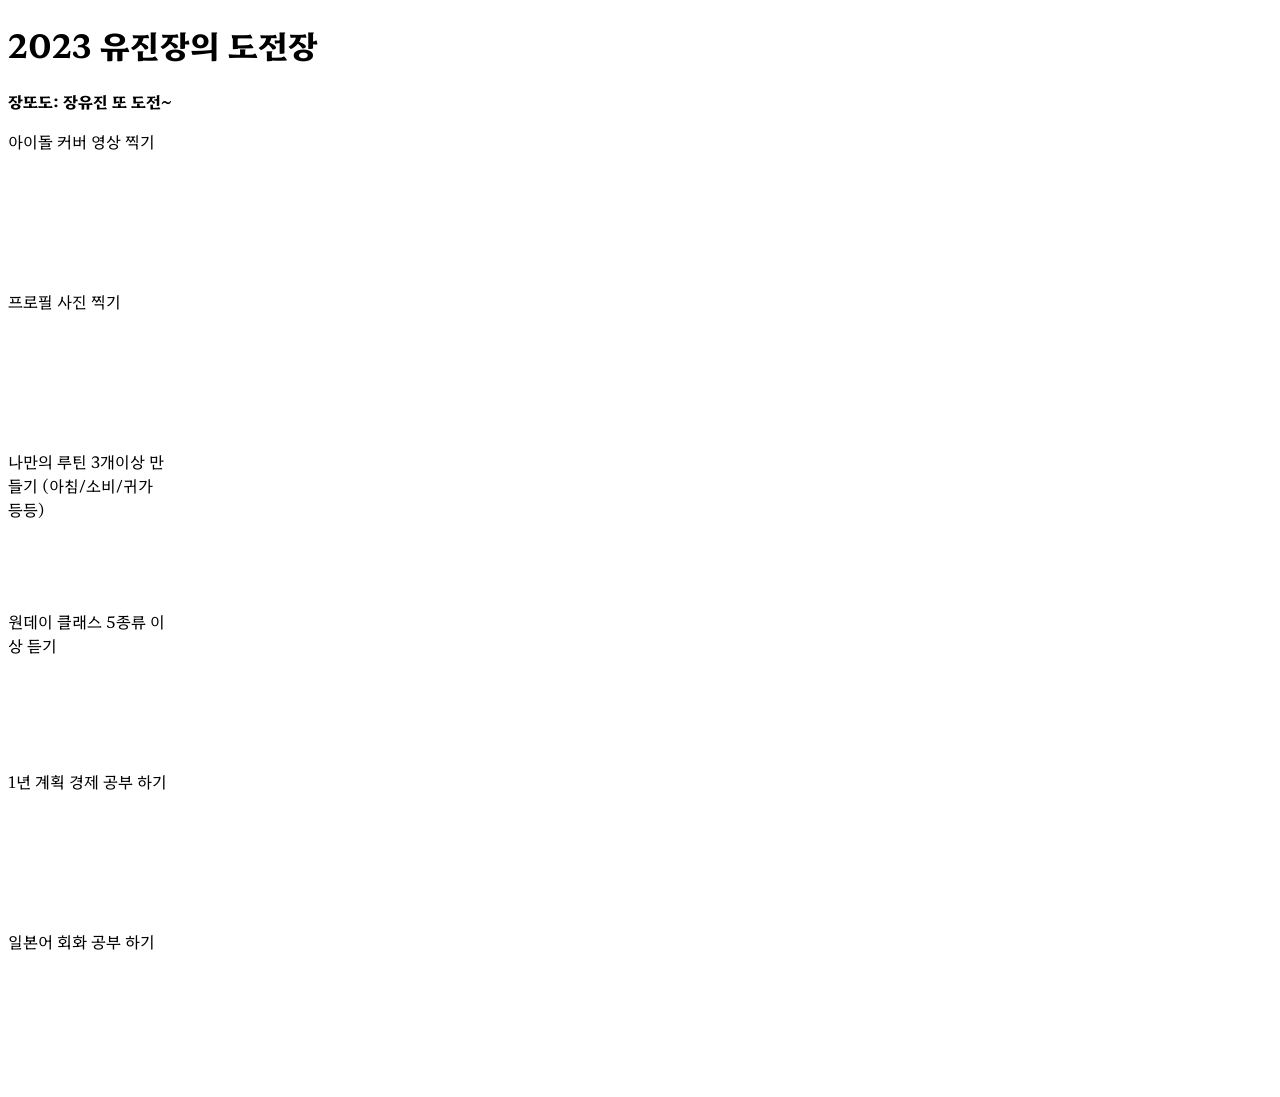
<file: index.html>
<!DOCTYPE html>
<html lang="en">

<head>
    <meta charset="UTF-8">
    <meta http-equiv="X-UA-Compatible" content="IE=edge">
    <meta name="viewport" content="width=device-width, initial-scale=1.0">
    <title>2023 유진장의 도전장</title>
    <style>
        @import url('https://fonts.googleapis.com/css2?family=Hahmlet:wght@400;500;600;700&display=swap');
        * {
            font-family: 'Hahmlet', serif;
        }
        .title {
            color: white;
            background-color: tomato;
            font-size: 24px;
            padding: 4px 14px;
            border-radius: 8px;
        }

        .bg {
            width: 360px;
            background-image: url("https://s3.ap-northeast-2.amazonaws.com/materials.spartacodingclub.kr/bucketList/bg-grid.png");
        }

        .msg {
            font-weight: bold;
        }

        .bucket {
            width: 160px;
            height: 160px;
        }

        .img1 {
            background-image: url("https://s3.ap-northeast-2.amazonaws.com/materials.spartacodingclub.kr/bucketList/bucket-red.png");
            background-size: cover;
            background-position: center;
        }

        .img2 {
            background-image: url("https://s3.ap-northeast-2.amazonaws.com/materials.spartacodingclub.kr/bucketList/bucket-lightred.png");
            background-size: cover;
            background-position: center;
        }
    </style>
    <link rel="stylesheet" type="text/css" href="https://s3.ap-northeast-2.amazonaws.com/materials.spartacodingclub.kr/bucketList/sparta-bucket2.css">
</head>

<body class="bg center">
    <h1 class="title-t2">2023 유진장의 도전장</h1>
    <p class="msg">장또도: 장유진 또 도전~</p>
    <div class="row flex-row wrap">
        <div class="bucket img1-t2 center">아이돌 커버 영상 찍기</div>
        <div class="bucket img2-t2 center">프로필 사진 찍기</div>
        <div class="bucket img2-t2 center">나만의 루틴 3개이상 만들기 (아침/소비/귀가 등등)</div>
        <div class="bucket img1-t2 center">원데이 클래스 5종류 이상 듣기</div>
        <div class="bucket img1-t2 center">1년 계획 경제 공부 하기</div>
        <div class="bucket img2-t2 center">일본어 회화 공부 하기</div>
    </div>

</body>

</html>
</file>
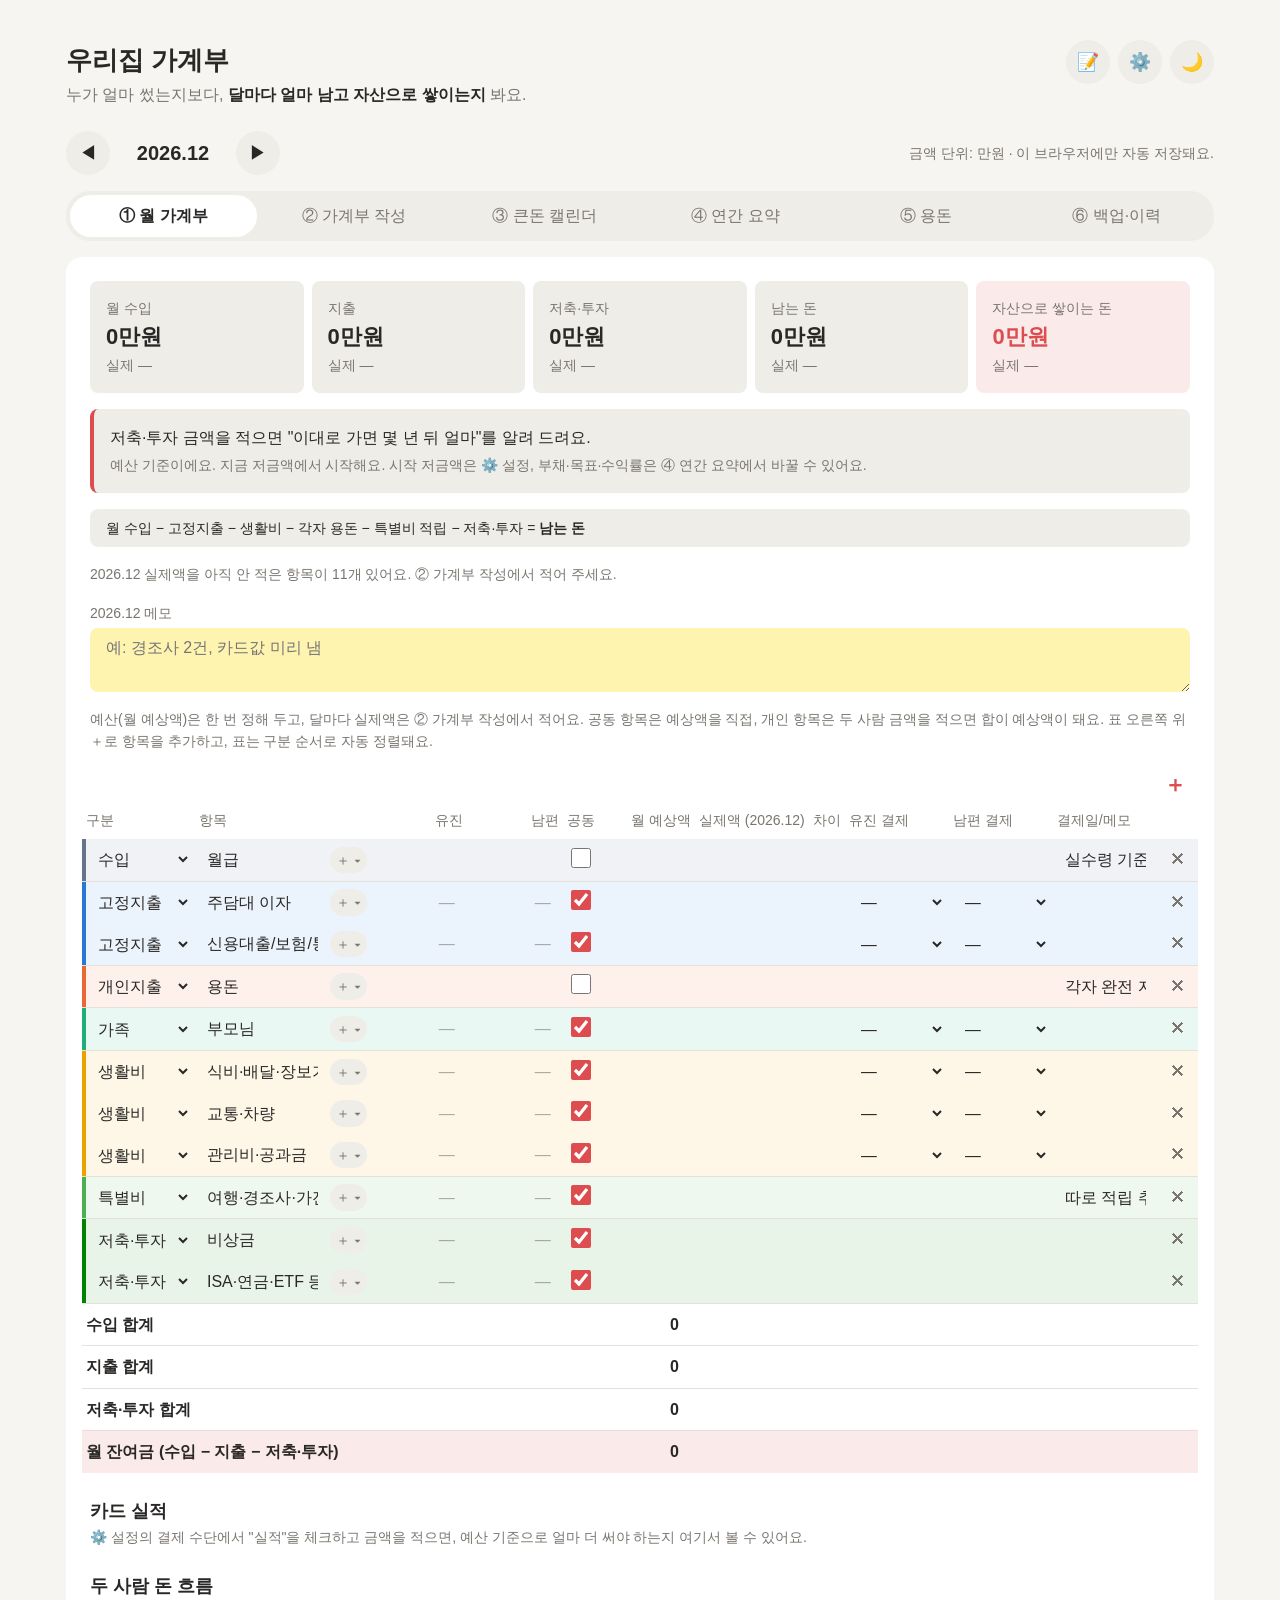
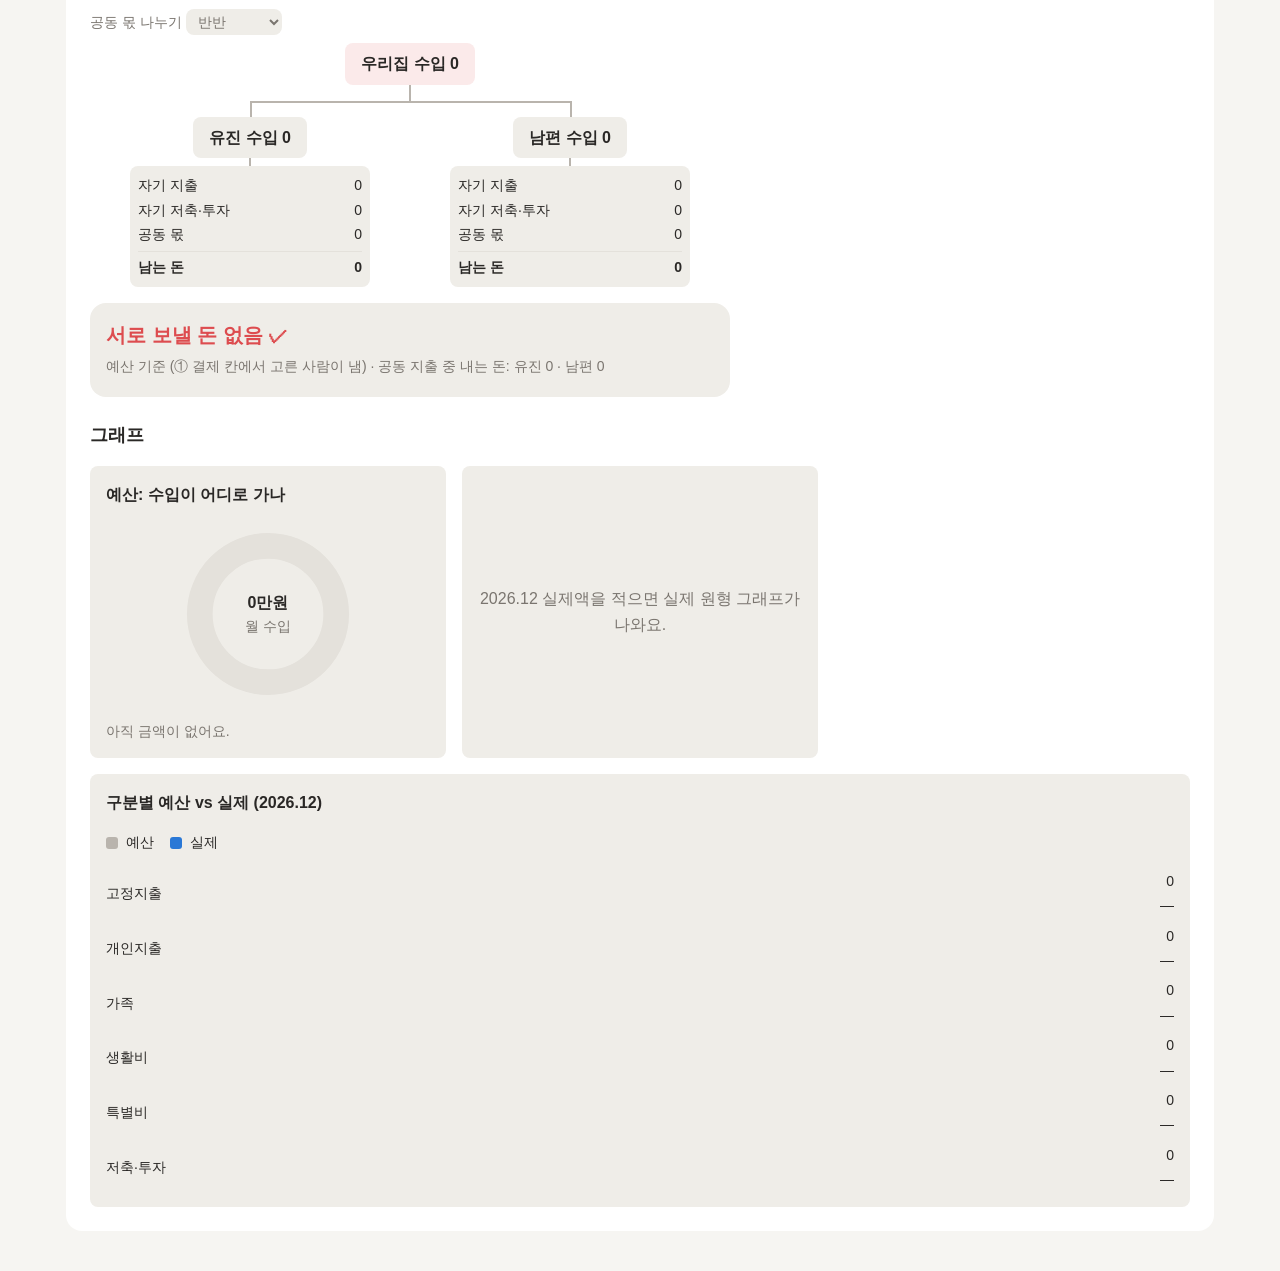
<file: budget/index.html>
<!DOCTYPE html>
<html lang="ko">
<head>
  <meta charset="UTF-8">
  <meta name="viewport" content="width=device-width, initial-scale=1.0">
  <!-- 보안: 이 사이트의 파일만 쓰고, 외부 연결은 ☁️ 동기화용 GitHub(Gist)만 -->
  <meta http-equiv="Content-Security-Policy" content="default-src 'self'; script-src 'self'; style-src 'self'; img-src 'self' data:; connect-src https://api.github.com https://gist.githubusercontent.com; object-src 'none'; base-uri 'none'; form-action 'none'">
  <meta name="referrer" content="no-referrer">
  <title>우리집 가계부</title>
  <link rel="stylesheet" href="css/base.css">
  <link rel="stylesheet" href="css/layout.css">
  <link rel="stylesheet" href="css/table.css">
  <link rel="stylesheet" href="css/charts.css">
  <link rel="stylesheet" href="css/actual.css">
  <link rel="stylesheet" href="css/wealth.css">
  <link rel="stylesheet" href="css/memo.css">
  <link rel="stylesheet" href="css/allowance.css">
  <link rel="stylesheet" href="css/flow.css">
</head>
<body>
  <header class="app-header">
    <div>
      <h1 class="app-title">우리집 가계부</h1>
      <p class="app-subtitle">누가 얼마 썼는지보다, <strong>달마다 얼마 남고 자산으로 쌓이는지</strong> 봐요.</p>
    </div>
    <div class="header-buttons">
      <button type="button" id="memo-button" class="icon-button" aria-label="메모 열기" aria-haspopup="dialog">📝</button>
      <button type="button" id="settings-button" class="icon-button" aria-label="설정 열기" aria-haspopup="dialog">⚙️</button>
      <button type="button" id="theme-button" class="icon-button" aria-label="다크 모드 전환">🌙</button>
    </div>
  </header>

  <!-- 메모 창 (📝 누르면 열림): 쓰고 Enter → 포스트잇이 하나씩 쌓임 -->
  <dialog id="memo-dialog" class="settings-dialog memo-dialog" aria-labelledby="memo-title">
    <div class="settings-head">
      <h2 id="memo-title">메모</h2>
      <button type="button" id="memo-close" class="icon-button" aria-label="메모 닫기">✕</button>
    </div>
    <label for="memo-input" class="visually-hidden">새 메모</label>
    <textarea id="memo-input" class="memo-input" rows="2" placeholder="메모를 쓰고 Enter (줄 바꿈은 Shift+Enter)"></textarea>
    <ul id="memo-list" class="memo-list"></ul>
  </dialog>

  <!-- 설정 창 (⚙️ 누르면 열림) -->
  <dialog id="settings-dialog" class="settings-dialog" aria-labelledby="settings-title">
    <div class="settings-head">
      <h2 id="settings-title">설정</h2>
      <button type="button" id="settings-close" class="icon-button" aria-label="설정 닫기">✕</button>
    </div>

    <h3 class="settings-section">☁️ 같이 쓰기 (PC·핸드폰·두 사람)</h3>
    <p class="hint">가계부를 우리집 비밀번호로 잠가서 비공개 GitHub Gist에 올려요. 같은 연결 코드로 연결한 기기끼리 같은 가계부를 봐요.</p>
    <div id="sync-box" class="sync-box"></div>

    <h3 class="settings-section">두 사람 이름</h3>
    <div class="row">
      <label>첫 번째 사람 <input type="text" id="name-a" class="text-input" maxlength="10"></label>
      <label>두 번째 사람 <input type="text" id="name-b" class="text-input" maxlength="10"></label>
    </div>

    <h3 class="settings-section">결제 수단</h3>
    <div id="payment-editor" class="payment-editor"></div>
    <p class="hint">① 월 가계부의 결제 칸에서 사람마다 고를 수 있어요. 이름을 바꾸면 이미 고른 칸도 같이 바뀌어요. "실적"을 체크하고 한 달 실적 금액을 적으면 ① 월 가계부 표 아래에서 얼마 더 써야 하는지 보여 줘요.</p>

    <h3 class="settings-section">큰돈 추천 세부 항목</h3>
    <div id="suggest-editor" class="suggest-editor"></div>
    <p class="hint">③ 큰돈 캘린더에서 분류를 고르면 이 목록에서 필요한 것만 골라 세부 항목으로 넣을 수 있어요. 이름을 비우면 지워져요.</p>

    <h3 class="settings-section">시작 저금액</h3>
    <label class="savings-start">지금 저금액 <input type="text" inputmode="decimal" id="savings-input" class="text-input" data-field="savings" placeholder="0"> 만원</label>
    <p id="savings-asof" class="hint"></p>

    <h3 class="settings-section">부채</h3>
    <div id="debt-list" class="debt-list"></div>
    <div><button type="button" id="debt-add" class="button">＋ 부채 추가</button></div>
    <p class="hint">남은 금액은 적은 달 기준이에요. 그 뒤로는 매달 갚는 돈만큼 줄어든 걸로 자동 계산해요. 코멘트는 ④ 연간 요약에서 봐요.</p>
  </dialog>

  <main class="app-main">
    <div class="toolbar">
      <div class="month-switch">
        <button type="button" id="month-prev" class="icon-button" aria-label="지난달 보기">◀</button>
        <p id="month-label" class="month-label" aria-live="polite"></p>
        <button type="button" id="month-next" class="icon-button" aria-label="다음 달 보기">▶</button>
      </div>
      <p class="hint">금액 단위: 만원 · 이 브라우저에만 자동 저장돼요.</p>
    </div>
    <p id="save-status" class="status" role="status"></p>
    <p id="sync-status" class="hint sync-status" role="status"></p>

    <div class="tabs" role="tablist" aria-label="가계부 화면">
      <button type="button" role="tab" id="tab-plan" data-tab="plan" aria-controls="panel-plan">① 월 가계부</button>
      <button type="button" role="tab" id="tab-actual" data-tab="actual" aria-controls="panel-actual">② 가계부 작성</button>
      <button type="button" role="tab" id="tab-events" data-tab="events" aria-controls="panel-events">③ 큰돈 캘린더</button>
      <button type="button" role="tab" id="tab-annual" data-tab="annual" aria-controls="panel-annual">④ 연간 요약</button>
      <button type="button" role="tab" id="tab-allowance" data-tab="allowance" aria-controls="panel-allowance">⑤ 용돈</button>
      <button type="button" role="tab" id="tab-backup" data-tab="backup" aria-controls="panel-backup">⑥ 백업·이력</button>
    </div>

    <!-- ① 월 가계부 -->
    <section id="panel-plan" class="card" role="tabpanel" aria-labelledby="tab-plan">
      <div id="plan-summary" class="summary"></div>
      <div id="plan-forecast" class="forecast"></div>
      <p class="formula">월 수입 − 고정지출 − 생활비 − 각자 용돈 − 특별비 적립 − 저축·투자 = <strong>남는 돈</strong></p>
      <p id="plan-missing" class="hint"></p>
      <!-- 이번 달 메모: 보고 있는 달마다 따로 저장 -->
      <label class="month-memo">
        <span id="month-memo-label">이번 달 메모</span>
        <textarea id="month-memo" data-field="memo" rows="2" placeholder="예: 경조사 2건, 카드값 미리 냄"></textarea>
      </label>
      <!-- 휴대폰에서만 보이는 버튼: 누르면 아래 입력칸이 열림 (컴퓨터에서는 항상 열려 있음) -->
      <button type="button" id="plan-edit-toggle" class="button button-primary edit-toggle" aria-expanded="false" aria-controls="plan-editor">✏️ 수정하기</button>

      <div id="plan-editor" class="plan-editor">
        <p class="hint">예산(월 예상액)은 한 번 정해 두고, 달마다 실제액은 ② 가계부 작성에서 적어요. 공동 항목은 예상액을 직접, 개인 항목은 두 사람 금액을 적으면 합이 예상액이 돼요. 표 오른쪽 위 ＋로 항목을 추가하고, 표는 구분 순서로 자동 정렬돼요.</p>

        <!-- 항목 추가: 표가 넓어 옆으로 밀려도 항상 보이게 표 바깥 오른쪽 위에 둠 -->
        <div class="table-actions">
          <button type="button" id="plan-add" class="add-button" aria-label="항목 추가" title="항목 추가">＋</button>
        </div>
        <div class="table-wrap">
          <table class="budget-table card-table plan-table">
            <thead id="plan-head"></thead>
            <tbody id="plan-body"></tbody>
            <tfoot id="plan-foot"></tfoot>
          </table>
        </div>
      </div>

      <!-- 카드 실적: 휴대폰에서도 "수정하기"를 안 눌러도 보이게 입력칸 묶음 바깥에 둠 -->
      <section id="card-goals" class="card-goals" aria-label="카드 실적"></section>

      <!-- 두 사람 돈 흐름: 계층도와 누가 누구에게 얼마 보낼지 -->
      <section id="money-flow" class="money-flow" aria-label="두 사람 돈 흐름"></section>

      <h2 class="section-title">그래프</h2>
      <div id="plan-charts" class="charts"></div>
    </section>

    <!-- ② 가계부 작성 -->
    <section id="panel-actual" class="card" role="tabpanel" aria-labelledby="tab-actual" hidden>
      <div id="actual-summary" class="summary"></div>
      <p class="hint">이 달에 실제로 받은·쓴 금액을 항목마다 두 사람이 나눠 적어요. 합계가 그 항목의 실제액이에요. 세부 항목이 있는 항목은 세부 항목마다 적으면 그 합이 돼요. 예산과 항목은 ① 월 가계부에서 바꿔요.</p>
      <p id="actual-progress" class="hint" aria-live="polite"></p>
      <div id="actual-list" class="actual-list"></div>
    </section>

    <!-- ③ 큰돈 캘린더 -->
    <section id="panel-events" class="card" role="tabpanel" aria-labelledby="tab-events" hidden>
      <p class="hint">웨딩·신혼여행·가전·자동차 보험·성과급처럼 월 가계부에 섞으면 망가지는 돈은 여기서 따로 관리해요. 성과급은 생활비에 섞지 말고 결혼·대출상환·투자처럼 목적을 정해 두세요. "돈 나가는 곳"을 비상금·저축이나 성과급으로 고른 확정 지출은 ④ 연간 요약에서 자산에서 빠져요 (특별비 적립금은 이미 매달 지출로 빠져서 빼지 않아요).</p>

      <!-- 이벤트 추가: 월 가계부처럼 표 바깥 오른쪽 위 -->
      <div class="table-actions">
        <button type="button" id="events-add" class="add-button" aria-label="이벤트 추가" title="이벤트 추가">＋</button>
      </div>
      <div class="table-wrap">
        <table class="budget-table card-table events-table">
          <thead id="events-head"></thead>
          <tbody id="events-body"></tbody>
          <tfoot id="events-foot"></tfoot>
        </table>
      </div>
      <div class="row">
        <button type="button" id="events-show-done" class="button" aria-pressed="false" hidden>완료된 이벤트 보기</button>
      </div>
    </section>

    <!-- ④ 연간 요약 -->
    <section id="panel-annual" class="card" role="tabpanel" aria-labelledby="tab-annual" hidden>
      <div class="month-switch">
        <button type="button" id="year-prev" class="icon-button" aria-label="지난해 보기">◀</button>
        <p id="year-label" class="month-label" aria-live="polite"></p>
        <button type="button" id="year-next" class="icon-button" aria-label="다음 해 보기">▶</button>
      </div>
      <div id="annual-summary" class="summary"></div>
      <div id="annual-chart" class="charts"></div>

      <div class="table-wrap">
        <table class="budget-table annual-table">
          <thead id="annual-head"></thead>
          <tbody id="annual-body"></tbody>
          <tfoot id="annual-foot"></tfoot>
        </table>
      </div>
      <p class="hint">② 가계부 작성에 적은 실제액으로 계산해요. 실제액을 일부만 적은 달은 적은 만큼만 더해져요.</p>
      <p id="annual-events" class="hint"></p>

      <h2 class="section-title">저금액 · 부채</h2>
      <div class="savings-row">
        <p id="savings-status"></p>
        <button type="button" id="savings-edit" class="button">⚙️ 설정에서 바꾸기</button>
      </div>
      <ul id="debt-summary" class="debt-summary"></ul>
      <div id="debt-comments" class="forecast"></div>

      <h2 class="section-title">이대로 가면?</h2>
      <form id="goal-form" class="row goal-form">
        <label>목표 <input type="text" inputmode="decimal" class="text-input" data-field="target"> 만원 <span id="goal-target-text" class="hint"></span></label>
        <label>연 수익률 <input type="text" inputmode="decimal" class="text-input text-input-short" data-field="rate"> %</label>
      </form>
      <div id="annual-forecast" class="forecast-list"></div>
      <p class="hint">위 "지금 저금액"에서 시작해 매달 같은 금액을 넣고 연 수익률이 그대로라고 가정한 어림값이에요. 물가·세금·큰돈 지출은 빼고 계산해요.</p>
    </section>

    <!-- ⑤ 용돈: 사람마다 비밀번호로 잠금 -->
    <section id="panel-allowance" class="card" role="tabpanel" aria-labelledby="tab-allowance" hidden>
      <p class="hint">각자 용돈을 어디에 쓸지 적어요. 비밀번호로 잠가 저장해서, 비밀번호를 모르면 백업 파일로도 내용을 볼 수 없어요. 다른 탭으로 가면 다시 잠겨요. 용돈 예산은 ① 월 가계부의 개인지출에서 가져와요.</p>
      <div id="allowance-people" class="allowance-people"></div>
    </section>

    <!-- ⑥ 백업·이력 -->
    <section id="panel-backup" class="card" role="tabpanel" aria-labelledby="tab-backup" hidden>
      <h2 class="section-title">백업</h2>
      <p id="backup-status"></p>
      <div class="row">
        <button type="button" id="backup-export" class="button button-primary">⬇️ 백업 파일 내려받기</button>
        <label class="button">📂 백업 파일 불러오기<input type="file" id="backup-import" class="visually-hidden" accept=".json,application/json"></label>
      </div>
      <p id="backup-message" class="hint" role="status"></p>
      <p class="hint">기록은 이 브라우저에만 저장돼요. 백업 파일(.json)을 내려받아 두면 다른 기기나 브라우저에서 불러올 수 있어요.</p>

      <h2 class="section-title">변경 이력</h2>
      <p class="hint">금액·항목을 고치거나 지우면 언제 무엇이 바뀌었는지 최근 300개까지 남아요.</p>
      <ol id="history-list" class="history-list"></ol>
      <div><button type="button" id="history-clear" class="button">이력 지우기</button></div>
    </section>

  </main>

  <script type="module" src="js/app.js"></script>
</body>
</html>
</file>
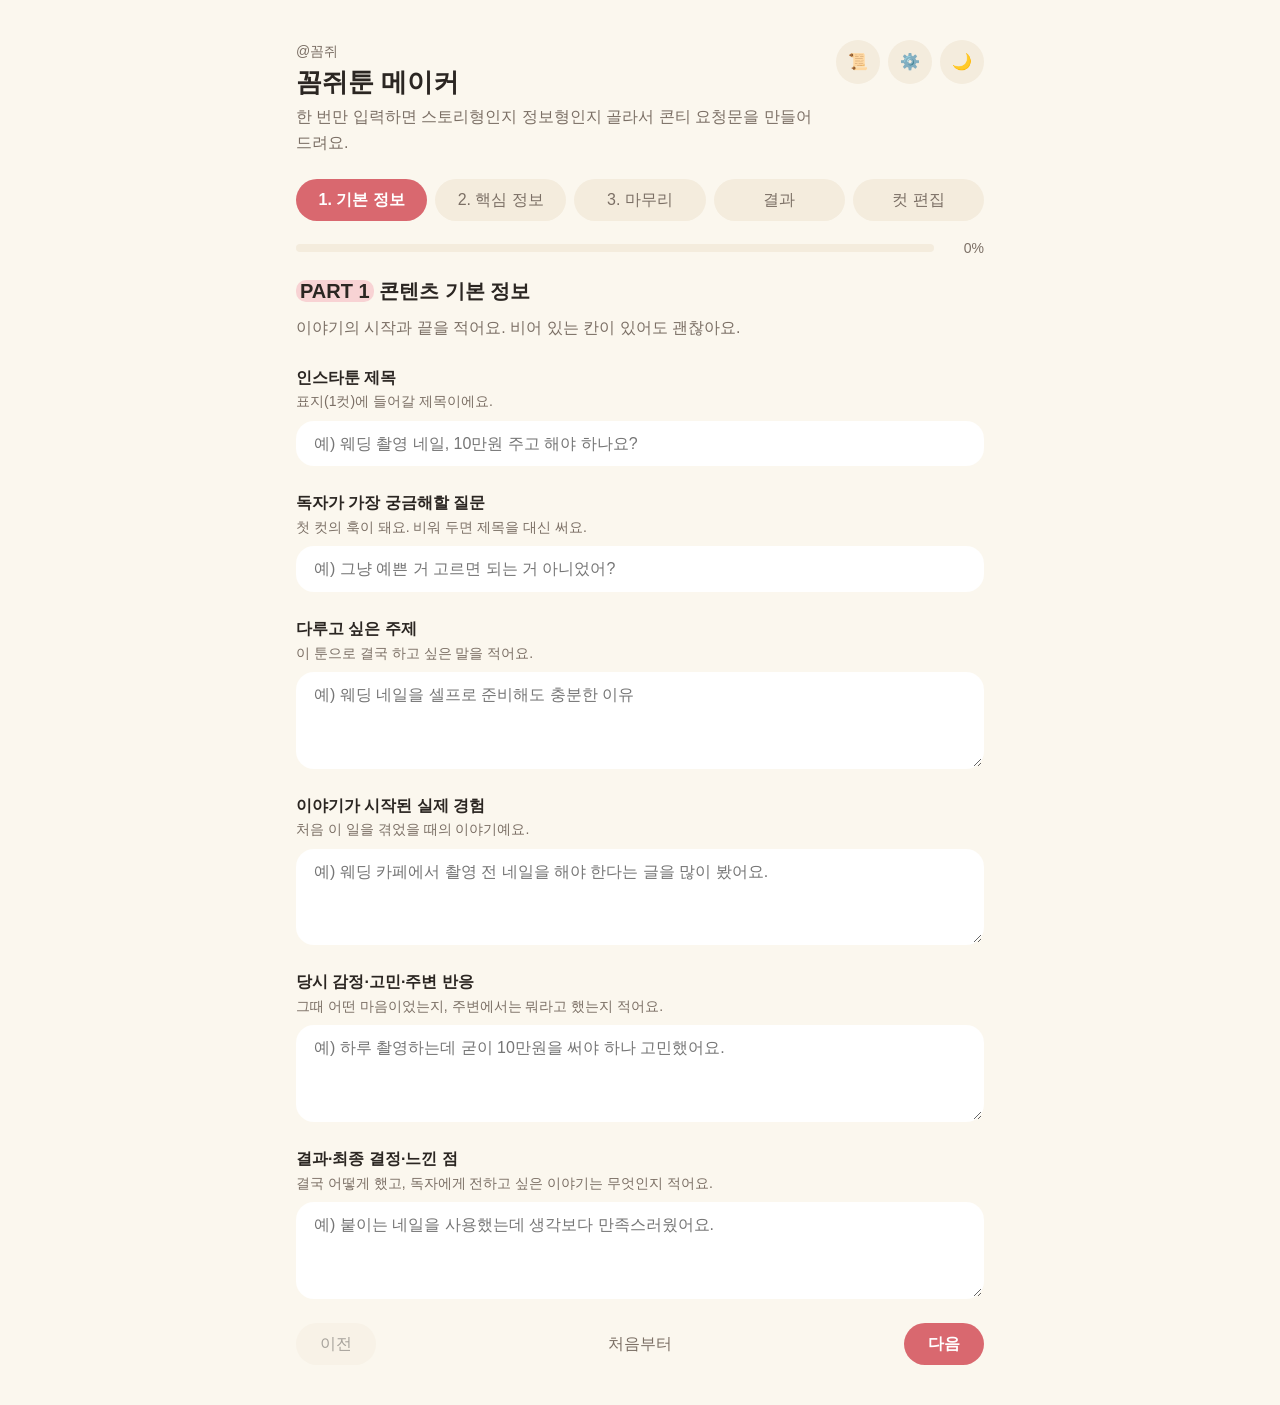
<file: instatoon/index.html>
<!DOCTYPE html>
<html lang="ko">
<head>
  <meta charset="UTF-8">
  <meta name="viewport" content="width=device-width, initial-scale=1.0">
  <!-- 보안: 이 사이트의 스크립트만 실행하고, 외부 연결은 OpenAI 이미지 API만 허용 -->
  <meta http-equiv="Content-Security-Policy" content="default-src 'self'; script-src 'self'; style-src 'self'; img-src 'self' data: blob: https:; connect-src 'self' https://api.openai.com; object-src 'none'; base-uri 'none'; form-action 'none'">
  <meta name="referrer" content="no-referrer">
  <title>꼼쥐툰 메이커</title>
  <link rel="stylesheet" href="css/base.css">
  <link rel="stylesheet" href="css/layout.css">
  <link rel="stylesheet" href="css/form.css">
  <link rel="stylesheet" href="css/cuts.css">
</head>
<body>
  <header class="app-header">
    <div>
      <p class="app-watermark">@꼼쥐</p>
      <h1 class="app-title">꼼쥐툰 메이커</h1>
      <p class="app-subtitle">한 번만 입력하면 스토리형인지 정보형인지 골라서 콘티 요청문을 만들어 드려요.</p>
    </div>
    <div class="header-actions">
      <button type="button" id="history-button" class="icon-button" aria-label="작업 기록 보기" aria-haspopup="dialog" aria-controls="history-dialog">📜</button>
      <button type="button" id="settings-button" class="icon-button" aria-label="설정 열기 (API 키·그림 설정)" aria-haspopup="dialog" aria-controls="settings-dialog">⚙️</button>
      <button type="button" id="theme-button" class="icon-button" aria-label="다크 모드 전환">🌙</button>
    </div>
  </header>

  <nav class="steps" role="tablist" aria-label="입력 단계">
    <button type="button" role="tab" id="tab-part1" aria-controls="step-part1" class="step-tab">1. 기본 정보</button>
    <button type="button" role="tab" id="tab-part2" aria-controls="step-part2" class="step-tab">2. 핵심 정보</button>
    <button type="button" role="tab" id="tab-part3" aria-controls="step-part3" class="step-tab">3. 마무리</button>
    <button type="button" role="tab" id="tab-result" aria-controls="step-result" class="step-tab">결과</button>
    <button type="button" role="tab" id="tab-cuts" aria-controls="step-cuts" class="step-tab">컷 편집</button>
  </nav>

  <div class="progress" aria-label="입력 진행률">
    <div class="progress-bar"><span id="progress-fill" class="progress-fill"></span></div>
    <span id="progress-text" class="progress-text">0%</span>
  </div>

  <main class="app-main">
    <section id="step-part1" class="step-panel" role="tabpanel" aria-labelledby="tab-part1">
      <h2 class="step-title"><span class="highlight-pink">PART 1</span> 콘텐츠 기본 정보</h2>
      <p class="step-desc">이야기의 시작과 끝을 적어요. 비어 있는 칸이 있어도 괜찮아요.</p>
      <div id="part1-fields"></div>
    </section>

    <section id="step-part2" class="step-panel" role="tabpanel" aria-labelledby="tab-part2" hidden>
      <h2 class="step-title"><span class="highlight-green">PART 2</span> 핵심 정보 3개</h2>
      <p class="step-desc">실제 사례는 스토리형 1컷, 핵심 내용과 한 줄 핵심은 정보형·비교형 1컷이 돼요.</p>
      <div id="part2-fields"></div>
    </section>

    <section id="step-part3" class="step-panel" role="tabpanel" aria-labelledby="tab-part3" hidden>
      <h2 class="step-title"><span class="highlight-yellow">PART 3</span> 마무리 및 CTA</h2>
      <p class="step-desc">독자가 저장·공유·댓글을 할 이유를 정해요.</p>
      <div id="part3-fields"></div>

      <div id="material-panel" class="card" hidden>
        <h3 class="card-title">📝 노션 자료</h3>
        <p id="material-help" class="field-help"></p>
        <div class="action-row">
          <button type="button" id="material-draft-button" class="button button-primary" hidden>✨ Claude에게 자료 초안 쓰기</button>
          <button type="button" id="material-copy-request" class="button">노션 요청문 복사</button>
        </div>
        <p id="material-status" class="field-help material-status" role="status" aria-live="polite"></p>
        <div id="material-draft-box" class="field field-compact" hidden>
          <label for="material-draft" class="field-label">자료 초안 (첫 줄은 노션 페이지 제목)</label>
          <textarea id="material-draft" class="field-input" rows="12"></textarea>
          <div class="action-row material-actions">
            <button type="button" id="material-save-button" class="button button-primary" hidden>노션에 저장</button>
          </div>
        </div>
        <p id="material-link-row" class="field-help" hidden>
          노션 페이지: <a id="material-link" href="#" target="_blank" rel="noopener">열기</a>
        </p>
      </div>

      <div class="action-row">
        <button type="button" id="make-button" class="button button-primary">결과 보기 (유형 판단 → GPT로 콘티 만들기)</button>
        <button type="button" id="copy-from-form-button" class="button">요청문만 복사 (claude.ai용)</button>
      </div>
    </section>

    <section id="step-result" class="step-panel" role="tabpanel" aria-labelledby="tab-result" hidden>
      <h2 class="step-title"><span class="highlight-sky">결과</span> 꼼쥐의 판단</h2>

      <div class="card verdict">
        <p class="verdict-label">이 내용은</p>
        <p class="verdict-type"><span id="verdict-type">정보형</span>에 가까워요</p>
        <p id="verdict-score" class="verdict-score"></p>
        <ul id="verdict-reasons" class="verdict-reasons"></ul>
      </div>

      <fieldset class="choice-group card">
        <legend class="field-label">어떤 마스터 프롬프트를 쓸까요?</legend>
        <label class="choice"><input type="radio" name="typeChoice" value="auto"><span>자동 판단 따르기</span></label>
        <label class="choice"><input type="radio" name="typeChoice" value="story"><span>스토리형 V1</span></label>
        <label class="choice"><input type="radio" name="typeChoice" value="info"><span>정보형 V2</span></label>
      </fieldset>

      <div id="warnings-box" class="card warning-box" hidden>
        <h3 class="card-title">확인해 주세요</h3>
        <ul id="warnings" class="warning-list"></ul>
      </div>

      <div class="card gpt-make">
        <h3 class="card-title">🤖 GPT로 콘티 만들기</h3>
        <p class="field-help">위에서 고른 마스터 프롬프트(<strong id="make-prompt-name">정보형 V2</strong>)와 입력 내용으로 GPT가 콘티를 JSON으로 만들고, 컷 편집에 컷마다 나눠 넣어요.</p>
        <div class="gpt-model-line">
          <p class="field-help">모델: <strong class="gpt-model-name"></strong></p>
          <button type="button" class="button button-small gpt-model-change" aria-label="GPT 콘티 작성 모델 바꾸기">바꾸기</button>
        </div>
        <button type="button" id="result-make-button" class="button button-primary">🤖 GPT로 콘티 만들기</button>
      </div>
    </section>

    <section id="step-cuts" class="step-panel" role="tabpanel" aria-labelledby="tab-cuts" hidden>
      <h2 class="step-title"><span class="highlight-pink">컷 편집</span> 컷별 콘티와 이미지 프롬프트</h2>
      <p class="step-desc">Claude에게 콘티를 맡기거나 직접 컷을 짜면, 컷마다 이미지 생성 프롬프트가 바로 만들어져요.</p>

      <div class="gpt-model-line">
        <p class="field-help">🤖 GPT 콘티 모델: <strong class="gpt-model-name"></strong></p>
        <button type="button" class="button button-small gpt-model-change" aria-label="GPT 콘티 작성 모델 바꾸기">바꾸기</button>
      </div>

      <details id="paste-box" class="card paste-box">
        <summary>📋 Claude 답 붙여넣기 (claude.ai에서 받은 콘티)</summary>
        <p class="field-help">① 결과 탭에서 복사한 <strong>요청문</strong>을 claude.ai 꼼쥐 프로젝트에 보내고 → ② Claude가 쓴 <strong>답</strong>을 통째로 여기에 붙여 넣으세요. 답 끝의 JSON(없으면 콘티 글)으로 컷 수·대본·연출·캡션을 채워요.</p>
        <label for="paste-input" class="visually-hidden">Claude 답</label>
        <textarea id="paste-input" class="field-input" rows="8" placeholder="Claude의 답 전체를 여기에 붙여 넣기"></textarea>
        <div class="action-row paste-actions">
          <button type="button" id="paste-apply" class="button button-primary">컷 편집기에 넣기</button>
          <button type="button" id="paste-json-request" class="button">JSON만 다시 요청하는 문구 복사</button>
        </div>
        <p id="paste-status" class="field-help material-status" role="status" aria-live="polite"></p>
      </details>

      <div id="cut-empty" class="card">
        <p class="field-help">아직 컷이 없어요. Claude에게 콘티를 맡기거나, 입력한 문장을 그대로 옮긴 기본 구성으로 시작하세요. (어느 쪽이든 입력하지 않은 경험은 지어내지 않아요)</p>
        <div class="action-row">
          <button type="button" id="gpt-start" class="button button-primary gpt-button">🤖 GPT로 콘티 자동 작성</button>
          <button type="button" id="ai-start" class="button button-primary ai-button" hidden>✨ Claude로 콘티 자동 작성</button>
          <button type="button" id="cut-start" class="button">입력 내용으로 기본 구성 만들기</button>
        </div>
        <p id="ai-unavailable" class="field-help ai-unavailable" hidden>
          🤖 GPT 자동 작성은 ⚙️ 설정의 OpenAI API 키로 동작해요. (✨ Claude 자동 작성은 claude.ai 링크에서만 돼요)
        </p>
      </div>

      <div id="ai-status-box" class="card ai-status" hidden>
        <p id="ai-status-text" class="ai-status-text" role="status" aria-live="polite"></p>
        <button type="button" id="ai-stop" class="button button-small" hidden>멈추기</button>
      </div>

      <div id="cut-toolbar" class="cut-toolbar" hidden>
        <p id="cut-summary" class="cut-summary" aria-live="polite"></p>
        <div class="action-row">
          <button type="button" id="cut-copy-all" class="button button-primary">전체 프롬프트 복사</button>
          <button type="button" id="cut-add" class="button">컷 추가</button>
          <button type="button" id="gpt-rebuild" class="button gpt-button">🤖 GPT로 다시 작성</button>
          <button type="button" id="ai-rebuild" class="button ai-button" hidden>✨ Claude로 다시 작성</button>
          <button type="button" id="cut-rebuild" class="button button-quiet">기본 구성 다시 만들기</button>
        </div>
      </div>

      <div id="image-settings" class="card">
        <h3 class="card-title">🎨 그림 생성 (GPT)</h3>
        <p id="image-help" class="field-help"></p>
        <div class="key-summary-row">
          <p id="image-key-summary" class="key-summary"></p>
          <button type="button" id="image-open-settings" class="button button-small" aria-label="그림 생성 설정 열기">⚙️ 설정</button>
        </div>
        <div class="action-row image-actions">
          <button type="button" id="image-all" class="button button-primary image-button">🎨 전체 컷 그림 만들기</button>
          <button type="button" id="image-stop" class="button" hidden>멈추기</button>
        </div>
        <p id="image-status" class="field-help material-status" role="status" aria-live="polite"></p>
      </div>

      <div id="ai-notes" class="card" hidden>
        <h3 class="card-title">Claude 메모</h3>
        <div class="field field-compact">
          <label for="ai-review" class="field-label">콘티 요약·검토 사항</label>
          <textarea id="ai-review" class="field-input" rows="4"></textarea>
        </div>
        <div class="field field-compact">
          <div class="prompt-head">
            <label for="ai-caption" class="field-label">캡션 + 해시태그</label>
            <button type="button" id="ai-caption-copy" class="button button-primary button-small" aria-label="캡션 복사">복사</button>
          </div>
          <textarea id="ai-caption" class="field-input" rows="5"></textarea>
        </div>
      </div>

      <div id="cut-warnings-box" class="card warning-box" hidden>
        <h3 class="card-title">전체 검토</h3>
        <ul id="cut-warnings" class="warning-list"></ul>
      </div>

      <div id="cut-list"></div>

      <button type="button" id="cut-add-bottom" class="button">+ 컷 추가</button>
    </section>

    <div class="step-nav">
      <button type="button" id="prev-button" class="button">이전</button>
      <button type="button" id="reset-button" class="button button-quiet">처음부터</button>
      <button type="button" id="next-button" class="button button-primary">다음</button>
    </div>
  </main>

  <div id="history-dialog" class="modal" role="dialog" aria-modal="true" aria-labelledby="history-title" hidden>
    <div class="modal-inner">
      <div class="modal-head">
        <h2 id="history-title" class="card-title">📜 작업 기록</h2>
        <button type="button" class="icon-button modal-close" aria-label="기록 닫기">✕</button>
      </div>
      <p class="field-help">이 브라우저에 최근 100개까지 남아요. 콘티가 바뀐 기록은 그 시점으로 되돌릴 수 있어요(최근 10개). API 키는 기록하지 않아요.</p>
      <div class="action-row history-actions">
        <button type="button" id="history-download" class="button button-small">기록 내려받기 (.json)</button>
        <button type="button" id="history-clear" class="button button-quiet button-small">기록 지우기</button>
      </div>
      <p id="history-empty" class="field-help">아직 기록이 없어요.</p>
      <ol id="history-list" class="history-list"></ol>
    </div>
  </div>

  <div id="settings-dialog" class="modal" role="dialog" aria-modal="true" aria-labelledby="settings-title" hidden>
    <div class="modal-inner">
      <div class="modal-head">
        <h2 id="settings-title" class="card-title">⚙️ 설정</h2>
        <button type="button" id="settings-close" class="icon-button modal-close" aria-label="설정 닫기">✕</button>
      </div>
      <h3 class="settings-section-title">🤖 콘티 작성 (GPT)</h3>
      <div class="field field-compact">
        <label for="text-model" class="field-label">콘티 작성 모델</label>
        <select id="text-model" class="field-input"></select>
      </div>
      <div id="text-custom-model-field" class="field field-compact" hidden>
        <label for="text-custom-model" class="field-label">모델 이름 직접 입력</label>
        <input type="text" id="text-custom-model" class="field-input" autocomplete="off" spellcheck="false" placeholder="예) gpt-5.6-terra">
      </div>
      <p class="field-help settings-note">API 키는 아래 그림 생성과 같은 OpenAI 키를 써요. 목록에 없는 모델은 "직접 입력"으로 OpenAI 모델 이름을 그대로 적으면 돼요.</p>

      <h3 class="settings-section-title">🎨 그림 생성 (GPT)</h3>
        <div class="key-section">
          <p class="field-label">OpenAI API 키</p>

          <div id="key-new" hidden>
            <div class="field field-compact">
              <label for="key-input" class="field-label">API 키</label>
              <input type="password" id="key-input" class="field-input" autocomplete="off" spellcheck="false" placeholder="sk-로 시작하는 키">
            </div>
            <div class="field field-compact">
              <label for="key-pass" class="field-label">잠금 비밀번호 (4자 이상, 이 기기에서 키를 열 때 씀)</label>
              <input type="password" id="key-pass" class="field-input" autocomplete="new-password">
            </div>
            <div class="action-row">
              <button type="button" id="key-save" class="button button-primary button-small">🔒 잠가서 이 기기에 저장</button>
              <button type="button" id="key-once" class="button button-small">이번만 쓰기 (저장 안 함)</button>
            </div>
            <p class="field-help">키를 넣은 뒤 위 버튼 중 하나를 눌러 주세요. "이번만 쓰기"는 새로고침하면 지워져요.</p>
          </div>

          <div id="key-locked" hidden>
            <p class="field-help">🔒 이 기기에 저장된 키가 잠겨 있어요.</p>
            <label for="key-unlock-pass" class="field-label">잠금 비밀번호</label>
            <div class="key-row">
              <input type="password" id="key-unlock-pass" class="field-input" autocomplete="current-password">
              <button type="button" id="key-unlock" class="button button-primary button-small">열기</button>
            </div>
            <button type="button" id="key-delete-locked" class="button button-quiet button-small">저장된 키 지우기 (비밀번호를 잊었을 때)</button>
          </div>

          <div id="key-active" hidden>
            <p id="key-active-text" class="key-active-text"></p>
            <p id="key-active-note" class="field-help"></p>
            <div class="action-row">
              <button type="button" id="key-lock" class="button button-small">잠그기</button>
              <button type="button" id="key-delete" class="button button-quiet button-small">저장된 키 지우기</button>
            </div>
          </div>

          <p id="key-status" class="field-help material-status" role="status" aria-live="polite"></p>
          <p class="field-help">
            키는 잠금 비밀번호로 암호화해서 이 기기에만 저장해요. 원래 키와 비밀번호는 어디에도 저장하지 않고, GitHub에도 올라가지 않아요.
            더 안전하게 쓰려면 OpenAI에서 <strong>사용 한도</strong>를 정하고, 이미지 기능만 허용한 <strong>전용 키</strong>를 만들어 쓰세요.
          </p>
        </div>
        <div class="field-row">
          <div class="field field-compact">
            <label for="image-model" class="field-label">모델</label>
            <select id="image-model" class="field-input"></select>
          </div>
          <div class="field field-compact">
            <label for="image-size" class="field-label">크기</label>
            <select id="image-size" class="field-input"></select>
          </div>
        </div>
        <div id="image-custom-model-field" class="field field-compact" hidden>
          <label for="image-custom-model" class="field-label">모델 이름 직접 입력</label>
          <input type="text" id="image-custom-model" class="field-input" autocomplete="off" spellcheck="false" placeholder="예) gpt-image-2">
        </div>
        <div class="field field-compact">
          <label for="image-quality" class="field-label">품질</label>
          <select id="image-quality" class="field-input"></select>
        </div>
        <label class="choice">
          <input type="checkbox" id="image-use-refs">
          <span>꼼쥐 턴어라운드·템플릿 레퍼런스 이미지 함께 보내기 (꼼쥐 외형 유지)</span>
        </label>
        <label class="choice">
          <input type="checkbox" id="image-draw-text">
          <span>그림에 한글 문구 직접 넣기 (끄면 문구 자리만 깨끗하게 비워 두고, 글은 후편집으로 넣어요)</span>
        </label>
    </div>
  </div>

  <div id="error-dialog" class="modal" role="alertdialog" aria-modal="true" aria-labelledby="error-title" aria-describedby="error-problem" hidden>
    <div class="modal-inner error-inner">
      <div class="modal-head">
        <h2 id="error-title" class="card-title">⚠️ 문제가 생겼어요</h2>
        <button type="button" class="icon-button modal-close" aria-label="알림 닫기">✕</button>
      </div>
      <p class="error-label">무엇이 문제인가요?</p>
      <p id="error-problem" class="error-text"></p>
      <div id="error-fix-box">
        <p class="error-label">이렇게 해 보세요</p>
        <p id="error-fix" class="error-text"></p>
      </div>
      <details id="error-detail-box" class="error-detail">
        <summary>자세한 내용 (OpenAI가 보낸 원래 문구)</summary>
        <p id="error-detail"></p>
      </details>
      <div class="action-row">
        <button type="button" id="error-settings" class="button button-primary">⚙️ 설정 열기</button>
        <button type="button" id="error-ok" class="button">확인</button>
      </div>
    </div>
  </div>

  <div id="copy-fallback" class="copy-fallback" role="dialog" aria-labelledby="copy-fallback-title" hidden>
    <div class="copy-fallback-inner">
      <h2 id="copy-fallback-title" class="card-title">직접 복사해 주세요</h2>
      <p class="field-help">자동 복사가 막혀 있어요. 아래 글을 전체 선택(⌘A 또는 Ctrl+A)해서 복사하세요.</p>
      <label for="copy-fallback-text" class="visually-hidden">복사할 글</label>
      <textarea id="copy-fallback-text" class="prompt-output" rows="12" readonly></textarea>
      <button type="button" id="copy-fallback-close" class="button">닫기</button>
    </div>
  </div>

  <p id="toast" class="toast" role="status" aria-live="polite"></p>

  <script type="module" src="js/app.js"></script>
</body>
</html>
</file>
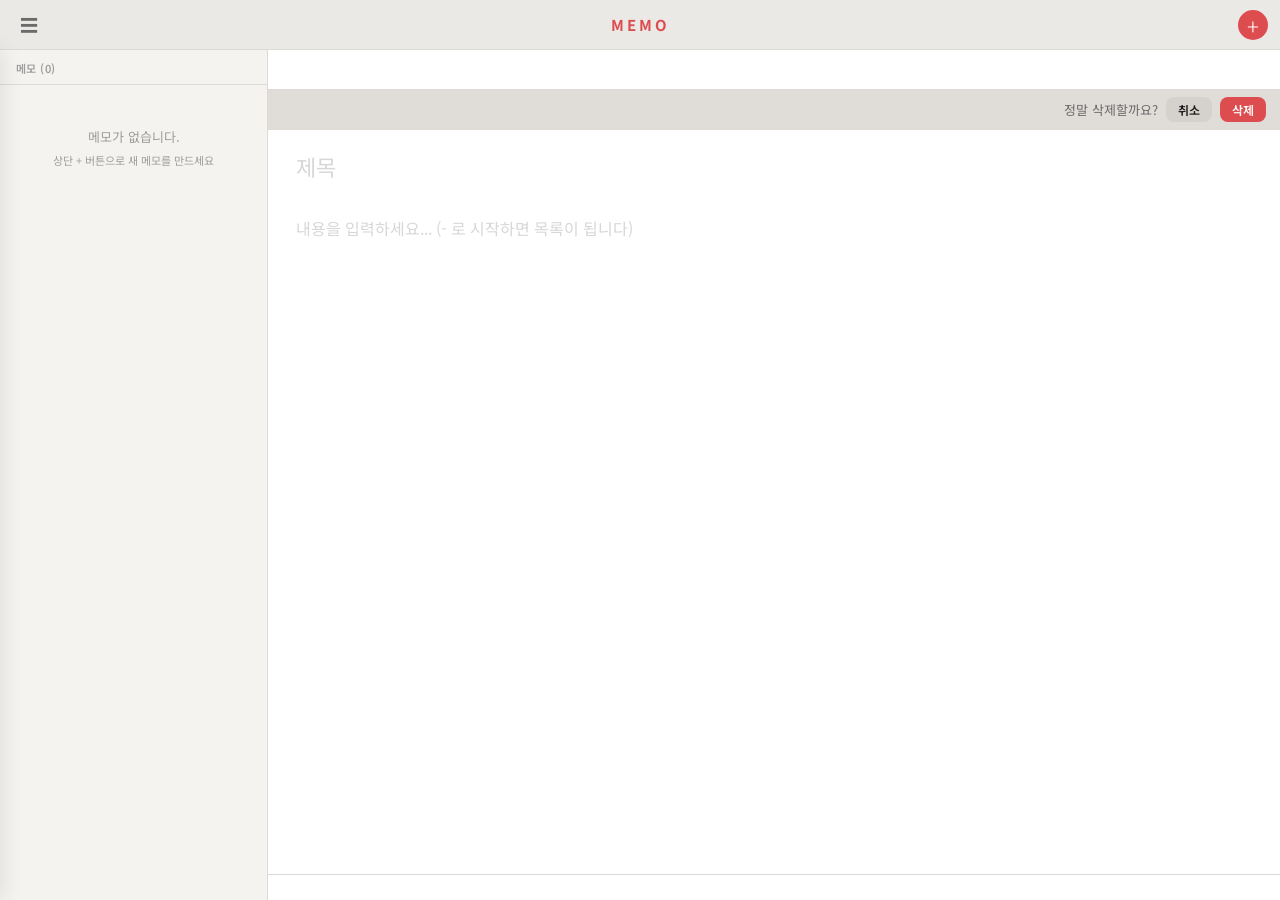
<file: memo/index.html>
<!DOCTYPE html>
<html lang="ko">
<head>
  <meta charset="UTF-8">
  <meta name="viewport" content="width=device-width, initial-scale=1.0">
  <title>MEMO</title>
  <link rel="stylesheet" href="https://fonts.googleapis.com/css2?family=Noto+Sans+KR:wght@400;500;700&display=swap">
  <link rel="stylesheet" href="css/style.css">
</head>
<body>
<div id="app">
  <header id="header">
    <button id="btn-menu" aria-label="메뉴 열기">☰</button>
    <span id="logo">MEMO</span>
    <button id="btn-new" aria-label="새 메모">+</button>
  </header>

  <div id="sidebar-overlay"></div>
  <aside id="sidebar">
    <div id="sidebar-head">
      <span id="sidebar-head-title">폴더</span>
      <button id="btn-new-folder" aria-label="폴더 만들기">＋ 새 폴더</button>
    </div>
    <div id="new-folder-form" hidden>
      <label>새 폴더 이름</label>
      <input type="text" id="new-folder-input" placeholder="예: 여행, 공부, 일기" autocomplete="off" maxlength="30">
      <div id="folder-form-btns">
        <button id="btn-folder-cancel">취소</button>
        <button id="btn-folder-ok">만들기</button>
      </div>
    </div>
    <ul id="tag-list"></ul>
  </aside>

  <div id="main">
    <section id="list-panel">
      <div id="list-header">메모</div>
      <ul id="memo-list"></ul>
    </section>

    <section id="editor-panel">
      <div id="editor-actions">
        <button id="btn-back" aria-label="목록으로 돌아가기">‹ 목록</button>
        <button id="btn-delete" aria-label="메모 삭제">🗑</button>
      </div>
      <div id="delete-confirm" hidden>
        <span>정말 삭제할까요?</span>
        <button id="btn-delete-cancel">취소</button>
        <button id="btn-delete-ok">삭제</button>
      </div>

      <input type="text" id="editor-title" placeholder="제목" autocomplete="off">
      <div id="editor-date"></div>

      <div id="editor-tags">
        <div id="tags-chips-row">
          <span class="tags-label">태그</span>
          <div id="tags-chips"></div>
          <button id="btn-add-tag" aria-label="태그 추가">＋ 추가</button>
        </div>
        <div id="add-tag-area" hidden>
          <div id="tag-input-row">
            <input type="text" id="tag-input" placeholder="태그 이름 입력" autocomplete="off">
            <button id="btn-tag-cancel">취소</button>
            <button id="btn-tag-ok">추가</button>
          </div>
          <div id="tag-suggestions"></div>
        </div>
      </div>

      <div id="format-bar" hidden>
        <button id="fmt-bold" aria-label="볼드" title="굵게 (Bold)"><strong>B</strong></button>
        <button id="fmt-italic" aria-label="이탤릭" title="기울임 (Italic)"><em>I</em></button>
        <div class="fmt-sep"></div>
        <button id="fmt-highlight" aria-label="형광펜" title="형광펜">🖊</button>
        <div id="highlight-picker" hidden>
          <button class="color-swatch" data-mark-color="yellow" style="background:#ffd700" title="노랑"></button>
          <button class="color-swatch" data-mark-color="green"  style="background:#5dde7a" title="초록"></button>
          <button class="color-swatch" data-mark-color="red"    style="background:#ff7070" title="빨강"></button>
          <button class="color-swatch" data-mark-color="blue"   style="background:#70a8ff" title="파랑"></button>
          <button class="color-swatch" data-mark-color="orange" style="background:#ffa040" title="주황"></button>
        </div>
        <div class="fmt-sep"></div>
        <button id="fmt-bullet" aria-label="목록" title="목록 (-)" style="font-size:16px">•</button>
        <button id="fmt-checkbox" aria-label="체크박스" title="체크박스">☐</button>
      </div>

      <div id="editor-body"
           contenteditable="true"
           spellcheck="true"
           data-placeholder="내용을 입력하세요... (- 로 시작하면 목록이 됩니다)"
           role="textbox"
           aria-multiline="true"></div>

      <div id="status-bar">
        <span id="char-count"></span>
        <span id="save-status"></span>
      </div>
    </section>
  </div>
</div>

<script src="js/app.js"></script>
</body>
</html>
</file>
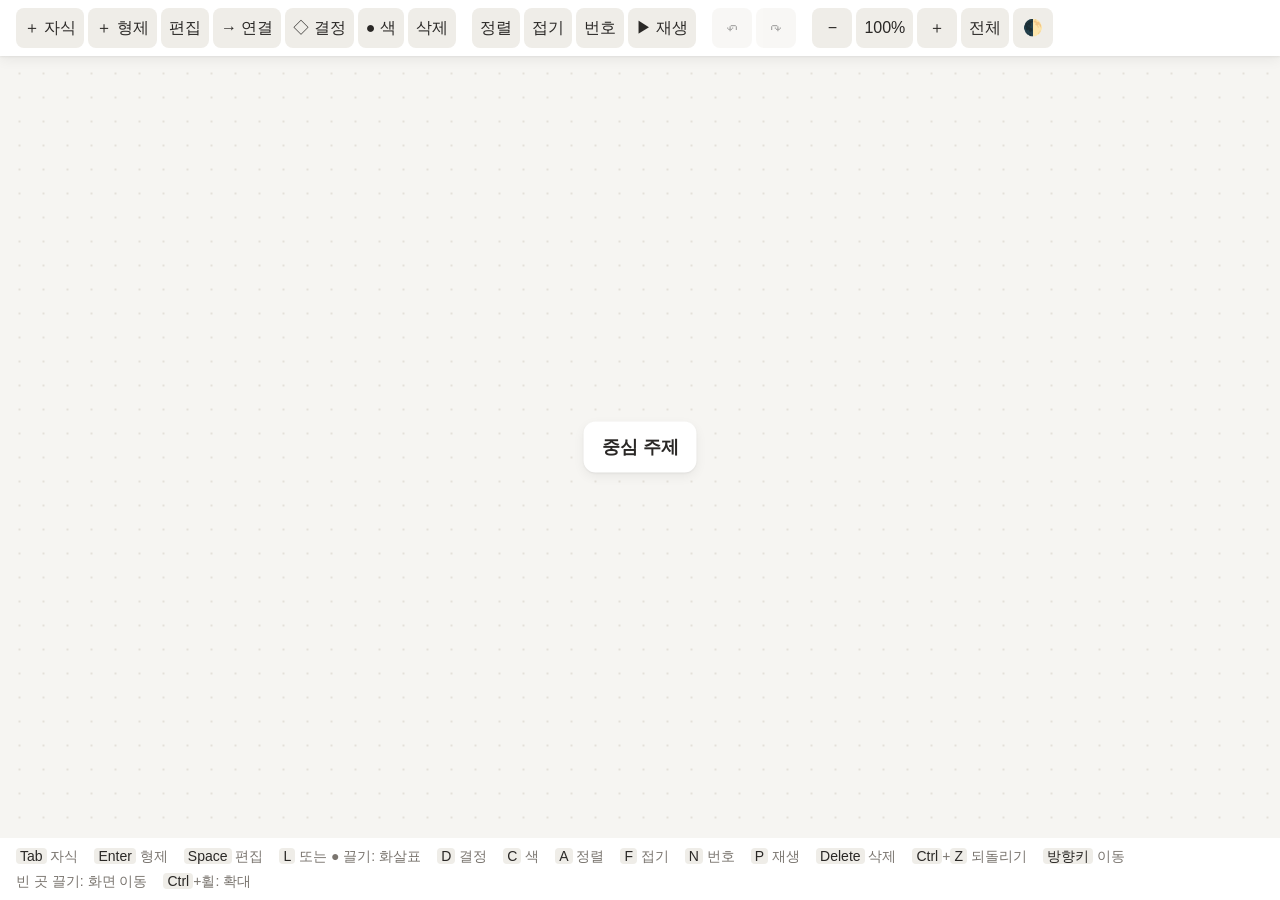
<file: mindmap/index.html>
<!DOCTYPE html>
<html lang="ko">
<head>
  <meta charset="UTF-8">
  <meta name="viewport" content="width=device-width, initial-scale=1.0">
  <!-- 보안: 이 사이트의 파일만 쓰고, 외부로는 아무 데도 연결하지 않음 -->
  <meta http-equiv="Content-Security-Policy" content="default-src 'self'; script-src 'self'; style-src 'self'; img-src 'self' data:; object-src 'none'; base-uri 'none'; form-action 'none'">
  <meta name="referrer" content="no-referrer">
  <title>무한 마인드맵</title>
  <link rel="stylesheet" href="css/base.css">
  <link rel="stylesheet" href="css/layout.css">
  <link rel="stylesheet" href="css/canvas.css">
  <link rel="stylesheet" href="css/overlay.css">
  <script type="module" src="js/app.js"></script>
</head>
<body>
  <header class="toolbar">
    <h1 class="app-title">무한 마인드맵</h1>

    <div class="tool-group" role="group" aria-label="주제">
      <button id="btn-child" type="button" aria-label="자식 주제 추가 (Tab)" title="자식 주제 추가 (Tab)">＋ 자식</button>
      <button id="btn-sibling" type="button" aria-label="형제 주제 추가 (Enter)" title="형제 주제 추가 (Enter)">＋ 형제</button>
      <button id="btn-edit" type="button" aria-label="글자 고치기 (Space)" title="글자 고치기 (Space)">편집</button>
      <button id="btn-connect" type="button" aria-label="화살표 연결 (L)" title="화살표 연결 (L)">→ 연결</button>
      <button id="btn-decision" type="button" aria-label="결정 주제로 바꾸기 (D)" title="결정 주제로 바꾸기 (D)">◇ 결정</button>
      <button id="btn-color" type="button" aria-label="주제 색 (C)" title="주제 색 (C)" aria-haspopup="true" aria-expanded="false">● 색</button>
      <button id="btn-delete" type="button" aria-label="고른 것 삭제 (Delete)" title="고른 것 삭제 (Delete)">삭제</button>
    </div>

    <div class="tool-group" role="group" aria-label="정리">
      <button id="btn-layout" type="button" aria-label="자동 정렬 (A)" title="자동 정렬 (A)">정렬</button>
      <button id="btn-fold" type="button" aria-label="가지 접기/펼치기 (F)" title="가지 접기/펼치기 (F)">접기</button>
      <button id="btn-numbers" type="button" aria-label="화살표 순서 번호 보기 (N)" title="화살표 순서 번호 보기 (N)" aria-pressed="false">번호</button>
      <button id="btn-play" type="button" aria-label="화살표 따라가기 재생 (P)" title="화살표 따라가기 재생 (P)">▶ 재생</button>
    </div>

    <div class="tool-group" role="group" aria-label="기록">
      <button id="btn-undo" class="icon-button" type="button" aria-label="되돌리기 (Ctrl+Z)" title="되돌리기 (Ctrl+Z)" disabled>↶</button>
      <button id="btn-redo" class="icon-button" type="button" aria-label="다시 실행 (Ctrl+Shift+Z)" title="다시 실행 (Ctrl+Shift+Z)" disabled>↷</button>
    </div>

    <div class="tool-group" role="group" aria-label="화면">
      <button id="btn-zoom-out" type="button" aria-label="축소 (-)" title="축소 (-)">−</button>
      <button id="btn-zoom-reset" type="button" aria-label="100%로 보기 (1)" title="100%로 보기 (1)"><span id="zoom-label">100%</span></button>
      <button id="btn-zoom-in" type="button" aria-label="확대 (+)" title="확대 (+)">＋</button>
      <button id="btn-fit" type="button" aria-label="전체 보기 (0)" title="전체 보기 (0)">전체</button>
      <button id="btn-theme" type="button" aria-label="다크 모드 전환" title="다크 모드 전환">🌓</button>
    </div>
  </header>

  <main id="canvas" class="canvas" tabindex="0"
        aria-label="마인드맵 캔버스. 방향키로 주제 이동, Tab 자식 추가, Enter 형제 추가, Space 편집, Esc 선택 해제">
    <div id="world" class="world">
      <svg id="edges" class="edges" aria-hidden="true"></svg>
      <div id="nodes" class="nodes"></div>
    </div>
    <p id="status" class="status" role="status" aria-live="polite" hidden></p>
    <div id="play-bar" class="play-bar" role="group" aria-label="따라가기 재생" hidden>
      <button id="btn-play-prev" type="button" aria-label="이전 (←)" title="이전 (←)">◀</button>
      <span id="play-counter" aria-live="polite">1 / 1</span>
      <button id="btn-play-next" type="button" aria-label="다음 (→)" title="다음 (→)">▶</button>
      <button id="btn-play-stop" type="button" aria-label="재생 끝내기 (Esc)" title="재생 끝내기 (Esc)">✕</button>
    </div>
    <p id="empty-hint" class="empty-hint" hidden>빈 곳을 두 번 누르거나 ＋ 자식 버튼으로 새 주제를 만드세요</p>
  </main>

  <div id="color-panel" class="color-panel" role="group" aria-label="주제 색" hidden></div>

  <footer class="hint-bar">
    <span><kbd>Tab</kbd> 자식</span>
    <span><kbd>Enter</kbd> 형제</span>
    <span><kbd>Space</kbd> 편집</span>
    <span><kbd>L</kbd> 또는 ● 끌기: 화살표</span>
    <span><kbd>D</kbd> 결정</span>
    <span><kbd>C</kbd> 색</span>
    <span><kbd>A</kbd> 정렬</span>
    <span><kbd>F</kbd> 접기</span>
    <span><kbd>N</kbd> 번호</span>
    <span><kbd>P</kbd> 재생</span>
    <span><kbd>Delete</kbd> 삭제</span>
    <span><kbd>Ctrl</kbd>+<kbd>Z</kbd> 되돌리기</span>
    <span><kbd>방향키</kbd> 이동</span>
    <span>빈 곳 끌기: 화면 이동</span>
    <span><kbd>Ctrl</kbd>+휠: 확대</span>
  </footer>
</body>
</html>
</file>
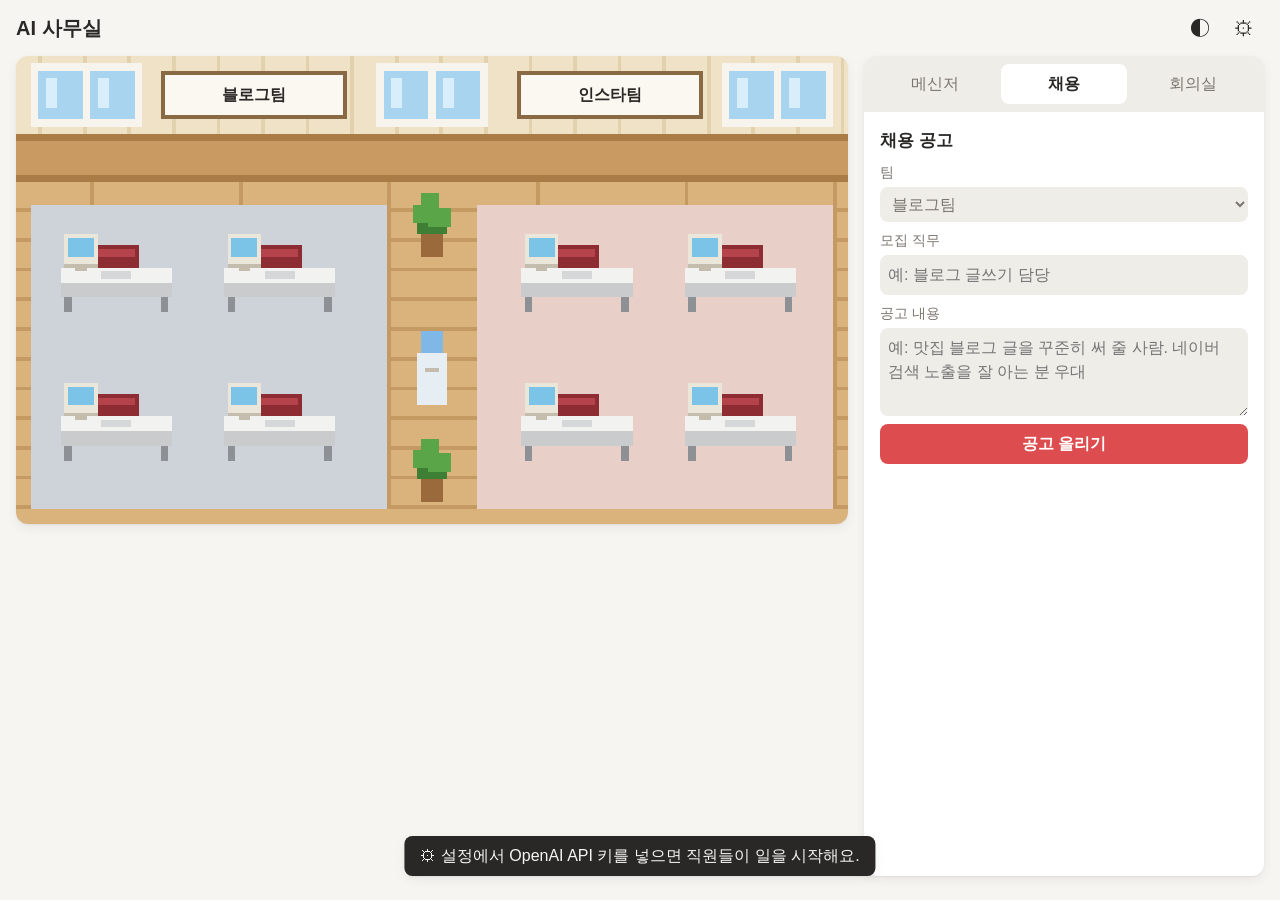
<file: office/index.html>
<!DOCTYPE html>
<html lang="ko">
<head>
  <meta charset="UTF-8">
  <meta name="viewport" content="width=device-width, initial-scale=1.0">
  <!-- 보안: 이 사이트의 파일만 쓰고, 바깥으로는 OpenAI API, Uplika, GitHub Gist(동기화), Uplika 중계 서버(workers.dev), 구글 시트(데이터 시트)에만 연결 -->
  <meta http-equiv="Content-Security-Policy" content="default-src 'self'; script-src 'self'; style-src 'self'; img-src 'self' data:; connect-src https://api.openai.com https://uplika.com https://*.uplika.com https://api.github.com https://gist.githubusercontent.com https://*.workers.dev https://docs.google.com https://*.googleusercontent.com; object-src 'none'; base-uri 'none'; form-action 'none'">
  <meta name="referrer" content="no-referrer">
  <title>AI 사무실</title>
  <link rel="stylesheet" href="css/base.css">
  <link rel="stylesheet" href="css/layout.css">
  <link rel="stylesheet" href="css/office.css">
  <link rel="stylesheet" href="css/panels.css">
  <script type="module" src="js/app.js"></script>
</head>
<body>
  <header class="topbar">
    <h1 class="app-title">AI 사무실</h1>
    <div class="topbar-buttons">
      <span id="sync-status" class="sync-status" aria-live="polite"></span>
      <button id="btn-theme" class="icon-button" type="button" aria-label="라이트/다크 모드 전환" title="라이트/다크 모드">◐</button>
      <button id="btn-settings" class="icon-button" type="button" aria-label="설정 (API 키)" title="설정">⚙︎</button>
    </div>
  </header>

  <main class="workspace">
    <!-- 사무실 화면: 캔버스 위에 직원 버튼과 말풍선을 올림 -->
    <section class="office" aria-label="사무실">
      <canvas id="office-canvas" aria-hidden="true"></canvas>
      <div id="office-overlay" class="office-overlay"></div>
    </section>

    <section class="panel">
      <div class="tabs" role="tablist" aria-label="메뉴">
        <button type="button" role="tab" data-tab="messenger" aria-controls="messenger-panel">메신저 <span id="messenger-badge" class="badge" hidden>0</span></button>
        <button type="button" role="tab" data-tab="hire" aria-controls="hire-panel">채용</button>
        <button type="button" role="tab" data-tab="meeting" aria-controls="meeting-panel">회의실</button>
      </div>

      <!-- 메신저 -->
      <div id="messenger-panel" class="tab-panel" role="tabpanel" hidden>
        <p id="chat-empty" class="muted">아직 직원이 없어요. 채용 탭에서 공고를 올려 보세요.</p>
        <ul id="chat-list" class="chat-list"></ul>
        <div id="chat-room" class="chat-room" hidden>
          <div class="chat-room-header">
            <button id="chat-back" class="icon-button" type="button" aria-label="대화 목록으로">←</button>
            <h2 id="chat-title" class="chat-title"></h2>
            <button id="chat-fire" class="text-button" type="button" aria-label="이 직원 퇴사 처리">퇴사</button>
          </div>
          <details class="profile">
            <summary id="chat-profile-summary">직원 설정 · 기억</summary>
            <div class="profile-body">
              <label class="field">GPT 모델 (비워 두면 설정의 기본 모델)
                <input id="chat-model" type="text" list="model-options" autocomplete="off">
              </label>
              <datalist id="model-options">
                <option value="gpt-4.1-mini"></option>
                <option value="gpt-4.1"></option>
                <option value="gpt-4o-mini"></option>
                <option value="gpt-4o"></option>
                <option value="gpt-5-mini"></option>
                <option value="gpt-5"></option>
              </datalist>
              <h3 class="small-title">🧠 기억</h3>
              <p id="memory-empty" class="muted small">아직 기억한 게 없어요. 대화나 업무 중에 중요한 걸 알려 주면 스스로 기억해요.</p>
              <ul id="memory-list" class="memory-list"></ul>
              <form id="memory-form" class="memory-form">
                <label class="visually-hidden" for="memory-text">직접 기억시키기</label>
                <input id="memory-text" name="text" type="text" autocomplete="off">
                <button type="submit">추가</button>
              </form>
            </div>
          </details>
          <ul id="chat-log" class="chat-log" aria-live="polite"></ul>
          <p id="chat-status" class="status" aria-live="polite"></p>
          <form id="chat-form" class="chat-form">
            <label class="visually-hidden" for="chat-text">메시지</label>
            <textarea id="chat-text" name="text" rows="2" placeholder="대화할 말 또는 맡길 일 (Enter 보내기, Shift+Enter 줄바꿈)"></textarea>
            <label class="check">
              <input name="withImage" type="checkbox"> 🖼️ 업무 지시할 때 이미지도 만들기 (이미지 요금이 따로 들어요)
            </label>
            <label id="chat-sheet-label" class="field" hidden>📊 업무에 줄 데이터 시트
              <select id="chat-sheet"></select>
            </label>
            <div class="chat-buttons">
              <button id="chat-task" type="button" title="결과물(초안·목록·기획안)을 만들어 완료 보고로 받아요">📋 업무 지시</button>
              <button type="submit" class="primary" title="짧게 대화해요">💬 보내기</button>
            </div>
            <p class="muted small">💬 보내기: 짧게 대화해요 · 📋 업무 지시: 일을 맡기면 결과물을 완료 보고로 받아요 (사무실 서버를 연결하면 창을 닫아도 계속돼요)</p>
          </form>
        </div>
      </div>

      <!-- 채용 -->
      <div id="hire-panel" class="tab-panel" role="tabpanel" hidden>
        <form id="hire-form" class="stack-form">
          <h2 class="section-title">채용 공고</h2>
          <label>팀
            <select name="team">
              <option value="blog">블로그팀</option>
              <option value="insta">인스타팀</option>
            </select>
          </label>
          <label>모집 직무
            <input name="role" type="text" required placeholder="예: 블로그 글쓰기 담당">
          </label>
          <label>공고 내용
            <textarea name="details" rows="3" placeholder="예: 맛집 블로그 글을 꾸준히 써 줄 사람. 네이버 검색 노출을 잘 아는 분 우대"></textarea>
          </label>
          <button type="submit" class="primary">공고 올리기</button>
          <p id="hire-status" class="status" aria-live="polite"></p>
        </form>
        <div id="applicant-list" class="applicant-list"></div>
      </div>

      <!-- 회의실 -->
      <div id="meeting-panel" class="tab-panel" role="tabpanel" hidden>
        <form id="meeting-form" class="stack-form">
          <h2 class="section-title">새 회의</h2>
          <label>참석
            <select name="team">
              <option value="blog">블로그팀</option>
              <option value="insta">인스타팀</option>
              <option value="all">전체</option>
            </select>
          </label>
          <label>안건
            <input name="topic" type="text" required placeholder="예: 내 블로그에 부족한 게 뭘까?">
          </label>
          <label>참고 자료 (최근 글, 캡션, 통계 등을 붙여 넣기)
            <textarea name="material" rows="4"></textarea>
          </label>
          <fieldset id="meeting-sheets" class="sheet-choices" hidden>
            <legend>📊 참고할 데이터 시트 (회의 때 최신 내용을 읽어요)</legend>
            <div id="meeting-sheet-list"></div>
          </fieldset>
          <button type="submit" class="primary">회의 시작</button>
          <p id="meeting-status" class="status" aria-live="polite"></p>
        </form>

        <label class="history-label" hidden>지난 회의
          <select id="meeting-history"></select>
        </label>

        <div id="meeting-room" class="meeting-room" hidden>
          <h2 id="meeting-title" class="section-title"></h2>
          <ol id="meeting-transcript" class="transcript"></ol>
          <form id="meeting-comment-form" class="stack-form">
            <label>대표 한마디 (비워 두면 그냥 계속)
              <input name="comment" type="text" placeholder="예: 예산은 없으니 무료로 할 수 있는 것만">
            </label>
            <div class="row-buttons">
              <button type="submit">한 번 더 토론</button>
              <button id="meeting-summary" type="button" class="primary">결론 정리</button>
            </div>
          </form>
        </div>
      </div>
    </section>
  </main>

  <button id="toast" class="toast" type="button" hidden></button>

  <dialog id="settings-dialog" class="dialog">
    <form id="settings-form" method="dialog" class="stack-form">
      <h2 class="section-title">설정</h2>
      <label>OpenAI API 키
        <input name="apiKey" type="password" autocomplete="off" placeholder="sk-...">
      </label>
      <p class="muted small">키는 이 브라우저에만 저장되고 OpenAI에만 보내져요. 공용 컴퓨터에서는 넣지 마세요.</p>
      <label>모델 이름
        <input name="model" type="text" autocomplete="off">
      </label>
      <label>이미지 모델 (업무 지시에서 이미지를 만들 때)
        <input name="imageModel" type="text" autocomplete="off" placeholder="gpt-image-1">
      </label>
      <label>내 블로그·인스타 소개 (직원들이 참고해요)
        <textarea name="about" rows="3" placeholder="예: 서울 동네 카페 리뷰 블로그, 인스타는 카페 사진 위주"></textarea>
      </label>
      <fieldset class="connect-box">
        <legend>🖥️ 사무실 서버 (창을 닫아도 일하기)</legend>
        <p class="muted small">Cloudflare에 올린 서버가 업무 지시를 대신 처리해요. Uplika 승인 중계도 이 서버가 해요. 만드는 법: office/worker/README.md</p>
        <label>서버 주소
          <input name="serverUrl" type="url" autocomplete="off" placeholder="https://office-server.○○○.workers.dev">
        </label>
        <label>서버 비밀번호 (Cloudflare에 넣은 OFFICE_TOKEN)
          <input name="serverToken" type="password" autocomplete="off">
        </label>
        <p id="server-status" class="muted small long-message" aria-live="polite"></p>
        <div class="row-buttons">
          <button id="btn-server-ping" type="button">연결 확인</button>
        </div>
      </fieldset>
      <fieldset class="connect-box">
        <legend>Uplika 연결 (직원이 내 계정을 조회)</legend>
        <label>Uplika 서버 주소 (Uplika 화면의 "주소만 추가"로 복사)
          <input name="uplikaUrl" type="url" autocomplete="off" placeholder="https://api.uplika.com/mcp">
        </label>
        <p id="uplika-status" class="muted small long-message" aria-live="polite"></p>
        <div class="row-buttons">
          <button id="btn-uplika-disconnect" type="button">연결 끊기</button>
          <button id="btn-uplika-connect" type="button">Uplika 연결</button>
        </div>
      </fieldset>
      <fieldset class="connect-box">
        <legend>📊 데이터 시트 (직원이 읽는 구글 시트)</legend>
        <ul id="sheet-list" class="memory-list"></ul>
        <label>이름
          <input id="sheet-name" type="text" autocomplete="off" placeholder="예: 여행 커넥트">
        </label>
        <label>시트 주소 (공유: "링크가 있는 모든 사용자")
          <input id="sheet-url" type="url" autocomplete="off" placeholder="https://docs.google.com/spreadsheets/d/…">
        </label>
        <label>읽을 탭 이름 (쉼표로 구분)
          <input id="sheet-tabs" type="text" autocomplete="off" placeholder="예: 상품 데이터, 국가별 결론, 기준표">
        </label>
        <p id="sheet-status" class="status long-message" aria-live="polite"></p>
        <div class="row-buttons">
          <button id="sheet-test" type="button">읽어 보기</button>
          <button id="sheet-add" type="button">추가</button>
        </div>
      </fieldset>
      <fieldset class="connect-box">
        <legend>☁️ 다른 기기에서도 보기</legend>
        <div id="sync-setup" class="stack-form">
          <label>비밀번호 (4자 이상, 데이터를 잠가요)
            <input id="sync-password" type="password" autocomplete="off">
          </label>
          <label>연결 코드 (다른 기기에서 이미 만들었으면)
            <input id="sync-code" type="text" autocomplete="off" placeholder="처음이면 비워 두기">
          </label>
          <label>GitHub 토큰 (처음 만들 때만, gist 권한)
            <input id="sync-token" type="password" autocomplete="off" placeholder="ghp_…">
          </label>
          <p class="muted small">
            <a href="https://github.com/settings/tokens/new?scopes=gist&amp;description=AI%20office" target="_blank" rel="noopener">GitHub 토큰 만들기 (gist만 체크)</a>
            · 처음 한 기기에서 토큰과 비밀번호로 "처음 만들기"를 누르면 연결 코드가 생겨요. 다른 기기에서는 연결 코드와 비밀번호로 "연결하기"를 눌러요.
          </p>
          <div class="row-buttons">
            <button id="sync-connect" type="button">연결하기</button>
            <button id="sync-create" type="button">처음 만들기</button>
          </div>
        </div>
        <div id="sync-connected" class="stack-form" hidden>
          <p class="small">연결됨 · 연결 코드</p>
          <code id="sync-code-text" class="code-box"></code>
          <p class="muted small">연결 코드에는 GitHub 토큰이 들어 있어요. 남에게 보여 주지 마세요. 직원·대화·회의·설정(API 키 포함)이 비밀번호로 잠긴 채 함께 옮겨 가요. Uplika 연결만 기기마다 따로 눌러 주세요.</p>
          <div class="row-buttons">
            <button id="sync-disconnect" type="button">연결 끊기</button>
            <button id="sync-copy" type="button">코드 복사</button>
            <button id="sync-now" type="button">지금 동기화</button>
          </div>
        </div>
        <p id="sync-message" class="status" aria-live="polite"></p>
      </fieldset>
      <div class="row-buttons">
        <button type="submit" value="cancel" formnovalidate>취소</button>
        <button type="submit" value="save" class="primary">저장</button>
      </div>
    </form>
  </dialog>
</body>
</html>
</file>
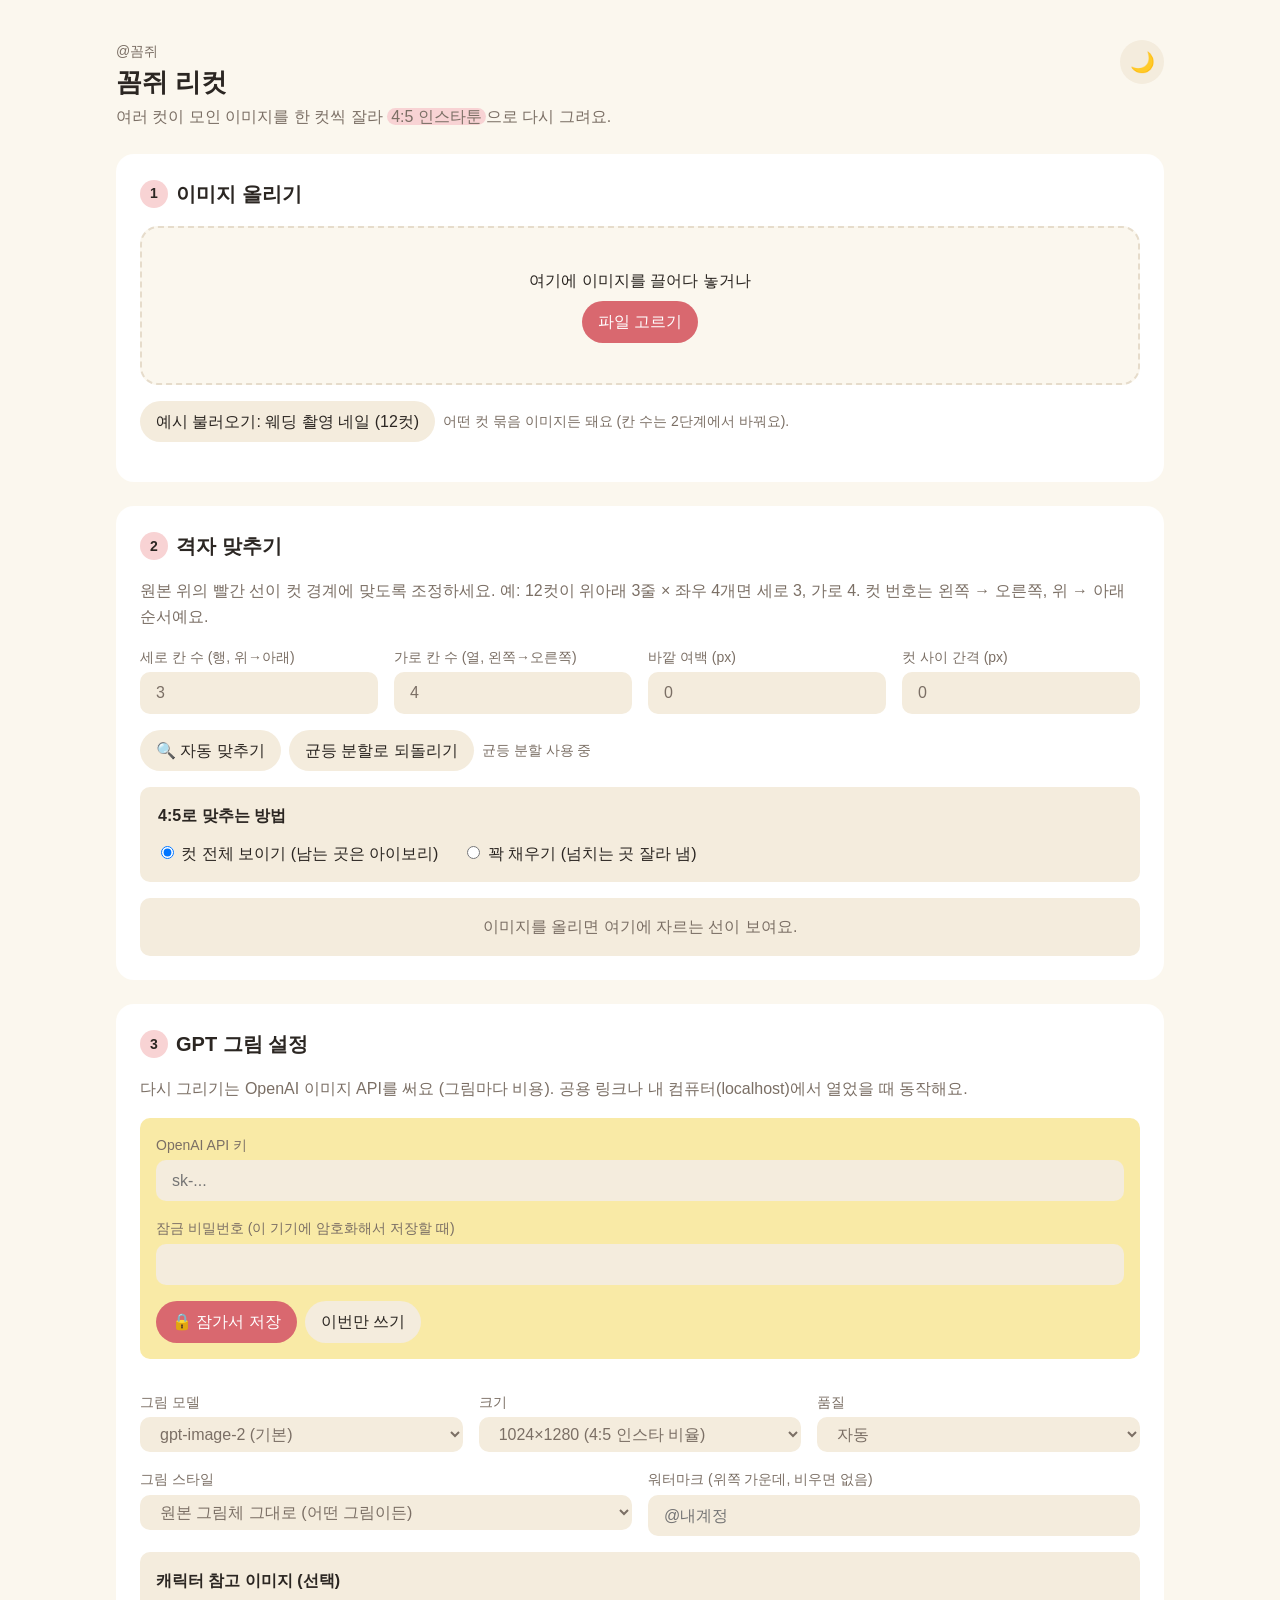
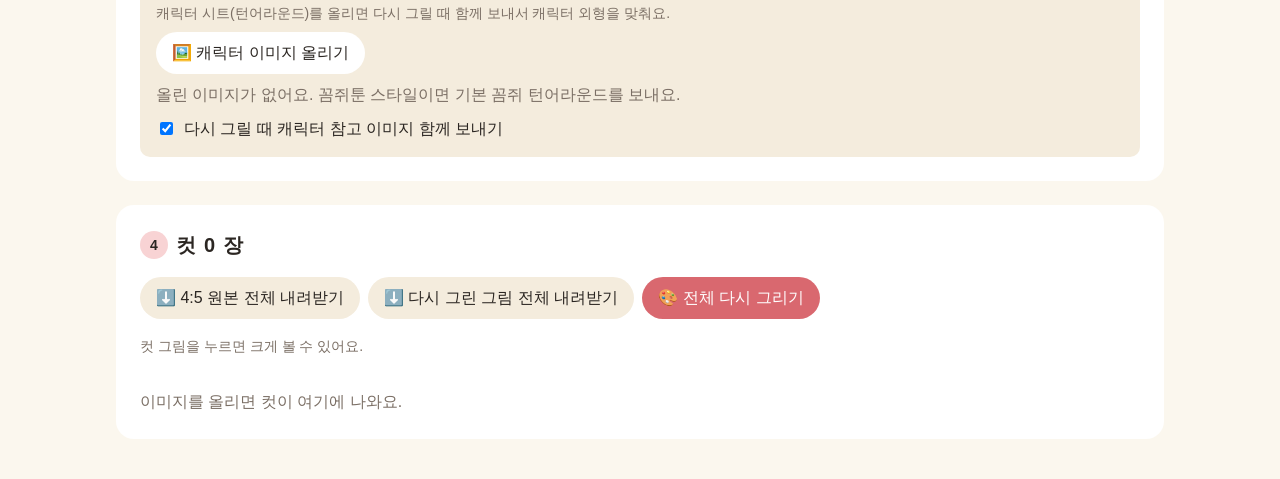
<file: recut/index.html>
<!DOCTYPE html>
<html lang="ko">
<head>
  <meta charset="UTF-8">
  <meta name="viewport" content="width=device-width, initial-scale=1.0">
  <!-- 보안: 이 사이트의 스크립트만 실행하고, 외부 연결은 OpenAI 이미지 API만 허용 -->
  <meta http-equiv="Content-Security-Policy" content="default-src 'self'; script-src 'self'; style-src 'self'; img-src 'self' data: blob:; connect-src 'self' https://api.openai.com; object-src 'none'; base-uri 'none'; form-action 'none'">
  <meta name="referrer" content="no-referrer">
  <title>꼼쥐 리컷</title>
  <link rel="stylesheet" href="css/base.css">
  <link rel="stylesheet" href="css/layout.css">
  <link rel="stylesheet" href="css/cuts.css">
</head>
<body>
  <header class="app-header">
    <div>
      <p class="app-watermark">@꼼쥐</p>
      <h1 class="app-title">꼼쥐 리컷</h1>
      <p class="app-subtitle">여러 컷이 모인 이미지를 한 컷씩 잘라 <span class="highlight-pink">4:5 인스타툰</span>으로 다시 그려요.</p>
    </div>
    <button type="button" id="theme-button" class="icon-button" aria-label="다크 모드 전환">🌙</button>
  </header>

  <main class="app-main">
    <!-- ① 이미지 올리기 -->
    <section class="card" aria-labelledby="upload-title">
      <h2 id="upload-title" class="card-title"><span class="step-badge">1</span> 이미지 올리기</h2>
      <div id="drop-zone" class="drop-zone">
        <p>여기에 이미지를 끌어다 놓거나</p>
        <label class="button button-primary">
          파일 고르기
          <input type="file" id="file-input" class="visually-hidden" accept="image/png,image/jpeg,image/webp">
        </label>
      </div>
      <div class="row">
        <button type="button" id="sample-button" class="button">예시 불러오기: 웨딩 촬영 네일 (12컷)</button>
        <span class="hint">어떤 컷 묶음 이미지든 돼요 (칸 수는 2단계에서 바꿔요).</span>
      </div>
      <p id="upload-status" class="status" role="status"></p>
    </section>

    <!-- ② 격자 맞추기 -->
    <section class="card" aria-labelledby="grid-title">
      <h2 id="grid-title" class="card-title"><span class="step-badge">2</span> 격자 맞추기</h2>
      <p class="help">원본 위의 빨간 선이 컷 경계에 맞도록 조정하세요. 예: 12컷이 위아래 3줄 × 좌우 4개면 세로 3, 가로 4. 컷 번호는 왼쪽 → 오른쪽, 위 → 아래 순서예요.</p>
      <div class="field-row">
        <label class="field">세로 칸 수 (행, 위→아래)<input type="number" id="grid-rows" min="1" max="10"></label>
        <label class="field">가로 칸 수 (열, 왼쪽→오른쪽)<input type="number" id="grid-cols" min="1" max="10"></label>
        <label class="field">바깥 여백 (px)<input type="number" id="grid-margin" min="0" max="500"></label>
        <label class="field">컷 사이 간격 (px)<input type="number" id="grid-gap" min="0" max="200"></label>
      </div>
      <div class="row">
        <button type="button" id="auto-grid-button" class="button" aria-label="컷 사이 밝은 간격을 찾아 경계선 자동 맞추기">🔍 자동 맞추기</button>
        <button type="button" id="even-grid-button" class="button" aria-label="경계선을 균등 분할로 되돌리기">균등 분할로 되돌리기</button>
        <span id="grid-mode" class="hint"></span>
      </div>
      <fieldset class="fit-mode">
        <legend>4:5로 맞추는 방법</legend>
        <label><input type="radio" name="fit-mode" value="fit"> 컷 전체 보이기 (남는 곳은 아이보리)</label>
        <label><input type="radio" name="fit-mode" value="fill"> 꽉 채우기 (넘치는 곳 잘라 냄)</label>
      </fieldset>
      <div class="preview-wrap">
        <canvas id="grid-preview" class="grid-preview" aria-label="원본 이미지와 자르는 선 미리보기"></canvas>
        <p id="grid-empty" class="empty">이미지를 올리면 여기에 자르는 선이 보여요.</p>
      </div>
    </section>

    <!-- ③ GPT 설정 -->
    <section class="card" aria-labelledby="gpt-title">
      <h2 id="gpt-title" class="card-title"><span class="step-badge">3</span> GPT 그림 설정</h2>
      <p class="help">다시 그리기는 OpenAI 이미지 API를 써요 (그림마다 비용). 공용 링크나 내 컴퓨터(localhost)에서 열었을 때 동작해요.</p>

      <div id="key-new" class="key-box" hidden>
        <label class="field">OpenAI API 키<input type="password" id="key-input" autocomplete="off" placeholder="sk-..."></label>
        <label class="field">잠금 비밀번호 (이 기기에 암호화해서 저장할 때)<input type="password" id="key-pass" autocomplete="new-password"></label>
        <div class="row">
          <button type="button" id="key-save-button" class="button button-primary">🔒 잠가서 저장</button>
          <button type="button" id="key-once-button" class="button">이번만 쓰기</button>
        </div>
      </div>
      <div id="key-locked" class="key-box" hidden>
        <label class="field">잠금 비밀번호<input type="password" id="unlock-pass" autocomplete="current-password"></label>
        <div class="row">
          <button type="button" id="unlock-button" class="button button-primary">🔓 잠금 풀기</button>
          <button type="button" id="forget-button" class="button">저장된 키 지우기</button>
        </div>
      </div>
      <div id="key-ready" class="key-box" hidden>
        <p>사용 중인 키: <strong id="key-masked"></strong> (30분 동안 안 쓰면 자동으로 잠겨요)</p>
        <div class="row">
          <button type="button" id="lock-button" class="button">잠그기</button>
        </div>
      </div>
      <p id="key-status" class="status" role="status"></p>

      <div class="field-row">
        <label class="field">그림 모델<select id="image-model"></select></label>
        <label class="field" id="custom-model-field">모델 이름 직접 입력<input type="text" id="custom-model" autocomplete="off"></label>
        <label class="field">크기<select id="image-size"></select></label>
        <label class="field">품질<select id="image-quality"></select></label>
      </div>
      <div class="field-row">
        <label class="field">그림 스타일<select id="redraw-style"></select></label>
        <label class="field" id="watermark-field">워터마크 (위쪽 가운데, 비우면 없음)<input type="text" id="watermark" autocomplete="off" placeholder="@내계정"></label>
      </div>
      <div class="character-box">
        <p class="field-title">캐릭터 참고 이미지 (선택)</p>
        <p class="hint">캐릭터 시트(턴어라운드)를 올리면 다시 그릴 때 함께 보내서 캐릭터 외형을 맞춰요.</p>
        <div class="row">
          <img id="character-preview" class="character-preview" alt="올린 캐릭터 참고 이미지" hidden>
          <label class="button">
            🖼️ 캐릭터 이미지 올리기
            <input type="file" id="character-input" class="visually-hidden" accept="image/png,image/jpeg,image/webp">
          </label>
          <button type="button" id="character-clear" class="button" aria-label="올린 캐릭터 이미지 지우기" hidden>지우기</button>
        </div>
        <p id="character-status" class="status" role="status"></p>
        <label class="check"><input type="checkbox" id="use-character"> 다시 그릴 때 캐릭터 참고 이미지 함께 보내기</label>
      </div>
    </section>

    <!-- ④ 컷 목록 -->
    <section class="card" aria-labelledby="cuts-title">
      <h2 id="cuts-title" class="card-title"><span class="step-badge">4</span> 컷 <span id="cut-total">0</span>장</h2>
      <div class="row">
        <button type="button" id="download-all-button" class="button">⬇️ 4:5 원본 전체 내려받기</button>
        <button type="button" id="download-redraws-button" class="button">⬇️ 다시 그린 그림 전체 내려받기</button>
        <button type="button" id="redraw-all-button" class="button button-primary">🎨 전체 다시 그리기</button>
        <button type="button" id="stop-button" class="button" hidden>⏹ 멈추기</button>
      </div>
      <p class="hint">컷 그림을 누르면 크게 볼 수 있어요.</p>
      <p id="cuts-status" class="status" role="status"></p>
      <div id="cut-list" class="cut-list"></div>
      <p id="cuts-empty" class="empty">이미지를 올리면 컷이 여기에 나와요.</p>
    </section>
  </main>

  <!-- 크게 보기 창 -->
  <div id="viewer" class="viewer" hidden>
    <div class="viewer-dialog" role="dialog" aria-modal="true" aria-labelledby="viewer-title">
      <div class="viewer-head">
        <h2 id="viewer-title" class="viewer-title"></h2>
        <button type="button" id="viewer-close" class="icon-button" aria-label="크게 보기 닫기">✕</button>
      </div>
      <img id="viewer-image" class="viewer-image" alt="">
      <div class="row viewer-tools">
        <button type="button" id="viewer-prev" class="button" aria-label="이전 컷 보기">◀ 이전 컷</button>
        <button type="button" id="viewer-original" class="button" aria-pressed="true">원본</button>
        <button type="button" id="viewer-redraw" class="button" aria-pressed="false">다시 그린 그림</button>
        <button type="button" id="viewer-next" class="button" aria-label="다음 컷 보기">다음 컷 ▶</button>
        <button type="button" id="viewer-save" class="button button-primary" aria-label="지금 보는 그림 저장">⬇️ 저장</button>
      </div>
      <p id="viewer-status" class="status" role="status"></p>
      <p class="hint">← → 키로 컷을 넘기고 Esc로 닫아요. 휴대폰은 ⬇️ 저장 → "이미지 저장", 또는 그림을 길게 눌러 저장해도 돼요.</p>
    </div>
  </div>

  <script type="module" src="js/app.js"></script>
</body>
</html>
</file>
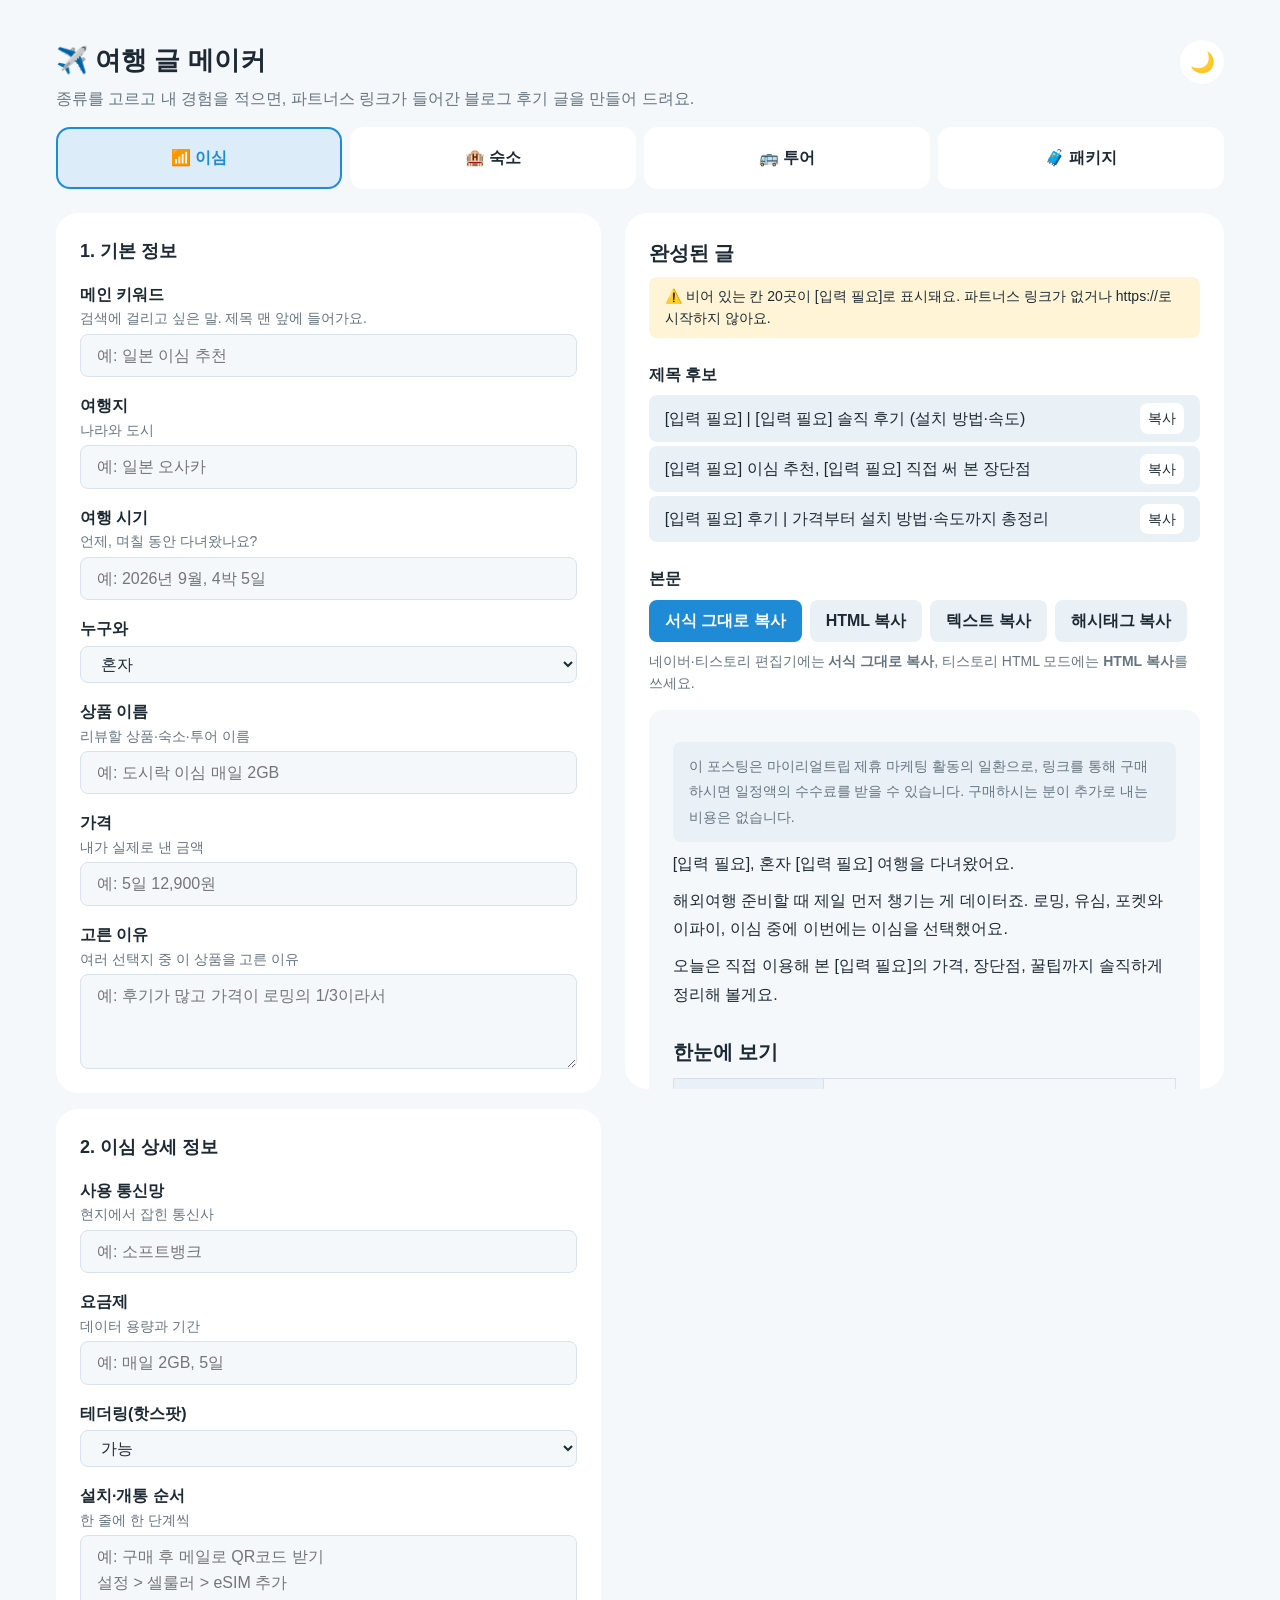
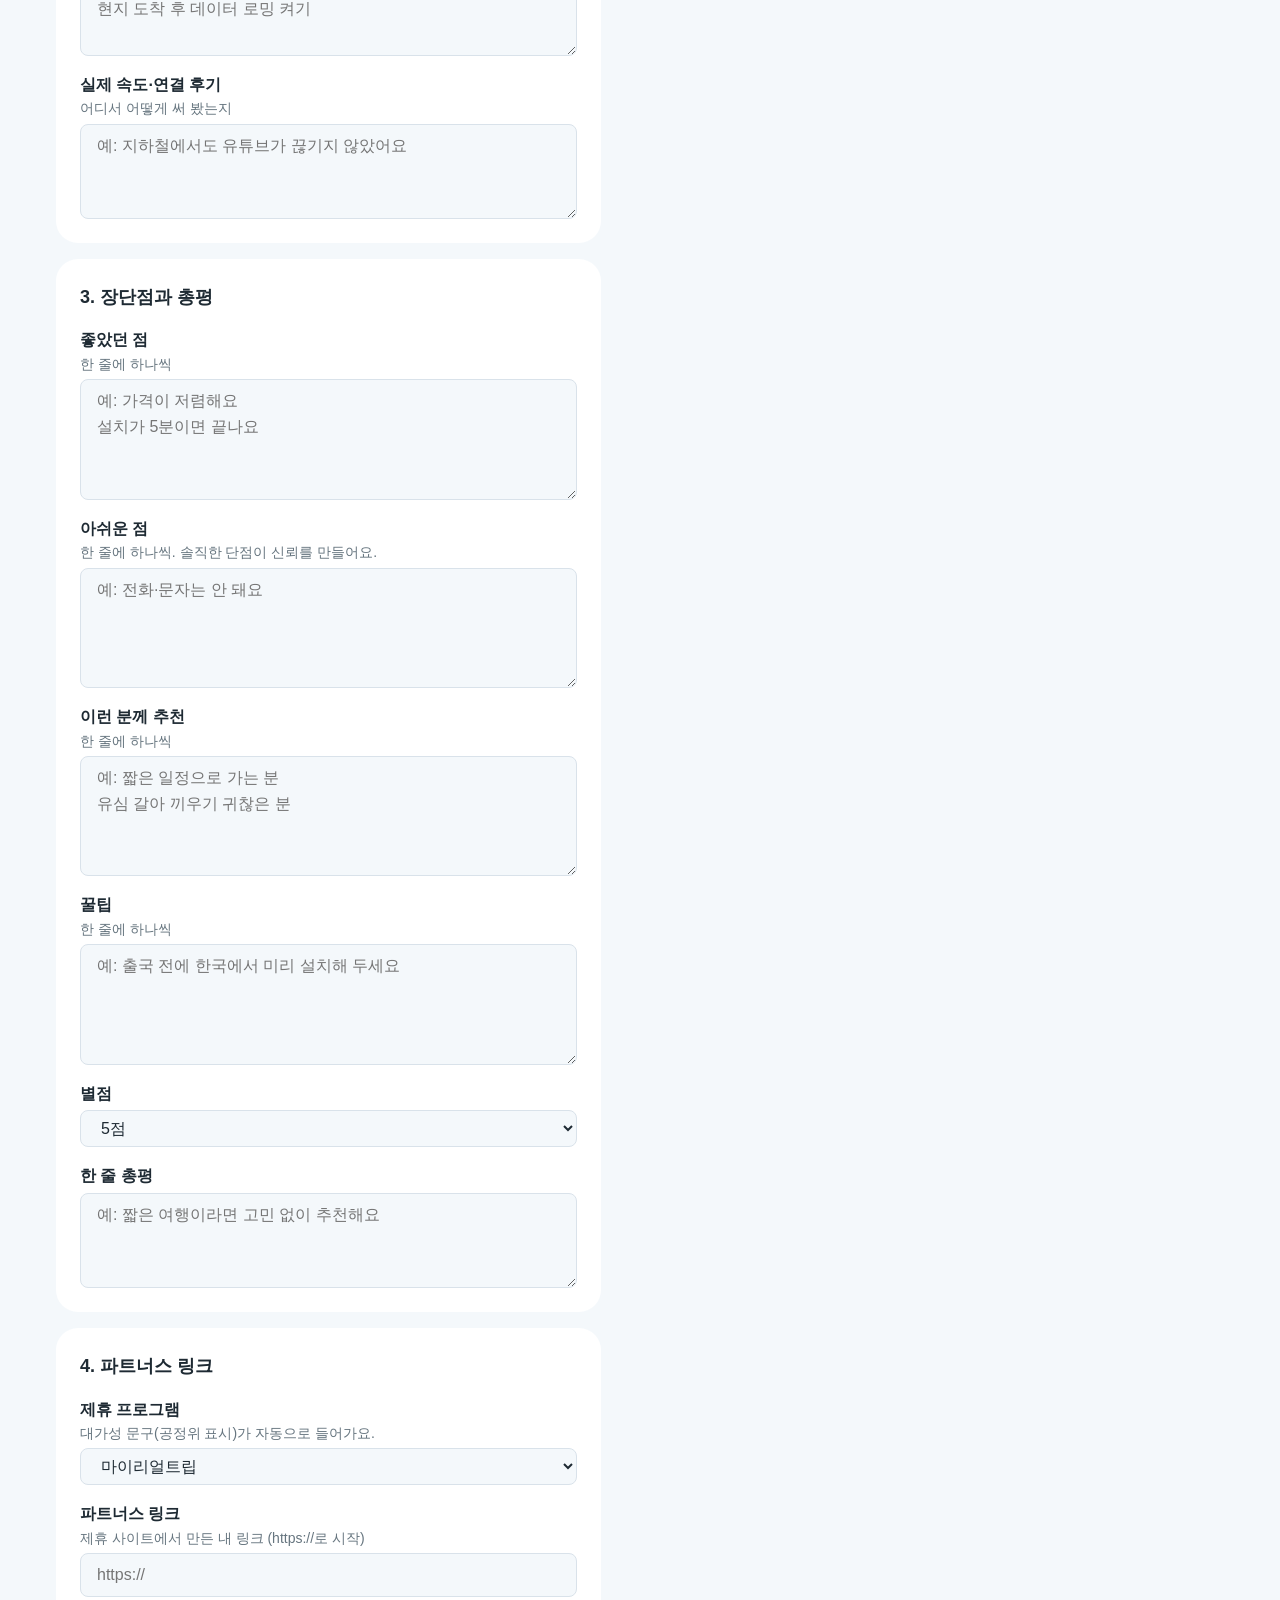
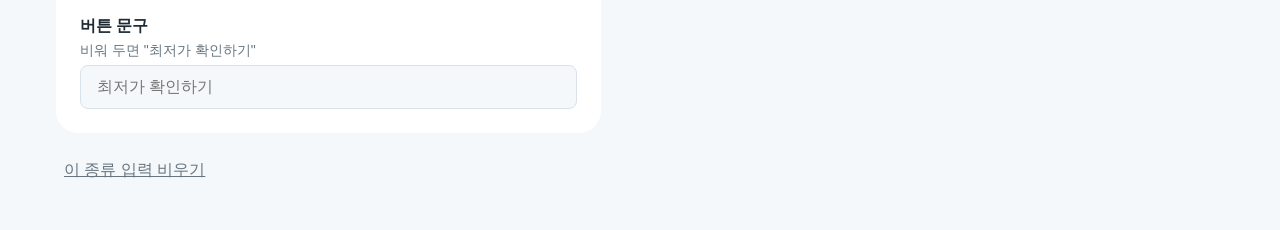
<file: travel-blog/index.html>
<!DOCTYPE html>
<html lang="ko">
<head>
  <meta charset="UTF-8">
  <meta name="viewport" content="width=device-width, initial-scale=1.0">
  <title>여행 글 메이커</title>
  <link rel="stylesheet" href="css/base.css">
  <link rel="stylesheet" href="css/layout.css">
  <link rel="stylesheet" href="css/form.css">
</head>
<body>
  <header class="app-header">
    <div>
      <h1 class="app-title">✈️ 여행 글 메이커</h1>
      <p class="app-subtitle">종류를 고르고 내 경험을 적으면, 파트너스 링크가 들어간 블로그 후기 글을 만들어 드려요.</p>
    </div>
    <button type="button" id="theme-button" class="icon-button" aria-label="다크 모드 전환">🌙</button>
  </header>

  <nav class="category-tabs" role="tablist" aria-label="글 종류" id="category-tabs"></nav>

  <main class="workspace">
    <section class="form-panel" aria-label="입력">
      <fieldset class="card">
        <legend class="card-title">1. 기본 정보</legend>
        <div id="basic-fields"></div>
      </fieldset>

      <fieldset class="card">
        <legend class="card-title" id="detail-title">2. 상세 정보</legend>
        <div id="detail-fields"></div>
      </fieldset>

      <fieldset class="card">
        <legend class="card-title">3. 장단점과 총평</legend>
        <div id="review-fields"></div>
      </fieldset>

      <fieldset class="card">
        <legend class="card-title">4. 파트너스 링크</legend>
        <div id="partner-fields"></div>
      </fieldset>

      <div class="form-actions">
        <button type="button" id="reset-button" class="text-button">이 종류 입력 비우기</button>
        <a href="#result" class="primary-button jump-link">완성된 글 보기 ↓</a>
      </div>
    </section>

    <section class="result-panel" id="result" aria-labelledby="result-title">
      <h2 class="result-title" id="result-title">완성된 글</h2>
      <p id="missing-text" class="missing-text" role="status"></p>

      <h3 class="result-subtitle">제목 후보</h3>
      <ul id="title-list" class="title-list"></ul>

      <h3 class="result-subtitle">본문</h3>
      <div class="copy-buttons">
        <button type="button" class="primary-button" id="copy-rich">서식 그대로 복사</button>
        <button type="button" class="secondary-button" id="copy-html">HTML 복사</button>
        <button type="button" class="secondary-button" id="copy-text">텍스트 복사</button>
        <button type="button" class="secondary-button" id="copy-tags">해시태그 복사</button>
      </div>
      <p class="copy-help">네이버·티스토리 편집기에는 <strong>서식 그대로 복사</strong>, 티스토리 HTML 모드에는 <strong>HTML 복사</strong>를 쓰세요.</p>

      <article id="preview" class="preview" aria-label="글 미리보기"></article>
    </section>
  </main>

  <p id="toast" class="toast" role="status" hidden></p>

  <script type="module" src="js/app.js"></script>
</body>
</html>
</file>
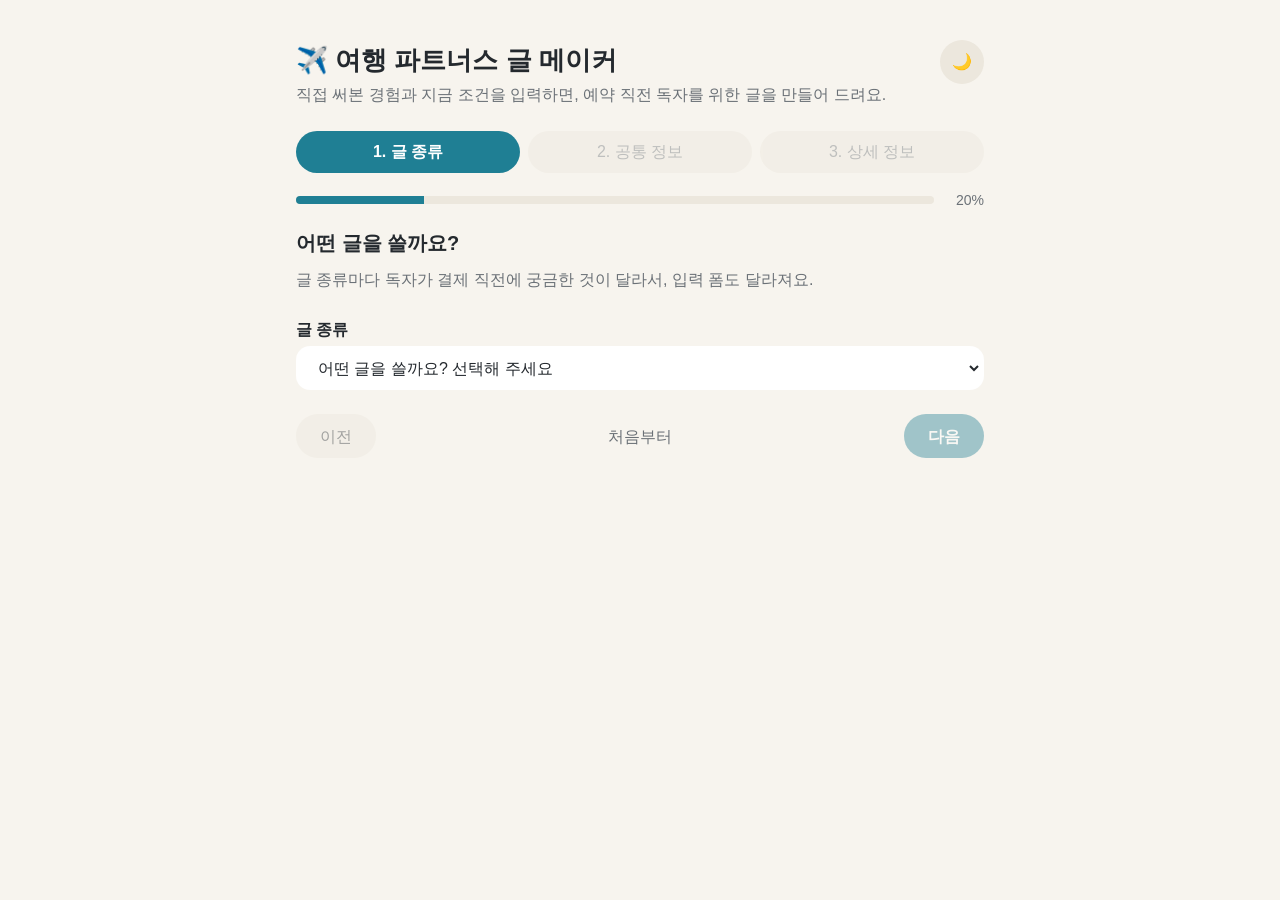
<file: travel/index.html>
<!DOCTYPE html>
<html lang="ko">
<head>
  <meta charset="UTF-8">
  <meta name="viewport" content="width=device-width, initial-scale=1.0">
  <title>여행 파트너스 글 메이커</title>
  <link rel="stylesheet" href="css/base.css">
  <link rel="stylesheet" href="css/layout.css">
  <link rel="stylesheet" href="css/form.css">
</head>
<body>
  <header class="app-header">
    <div>
      <h1 class="app-title">✈️ 여행 파트너스 글 메이커</h1>
      <p class="app-subtitle">직접 써본 경험과 지금 조건을 입력하면, 예약 직전 독자를 위한 글을 만들어 드려요.</p>
    </div>
    <button type="button" id="theme-button" class="icon-button" aria-label="다크 모드로 전환">🌙</button>
  </header>

  <nav class="steps" role="tablist" aria-label="입력 단계">
    <button type="button" role="tab" id="tab-category" aria-controls="step-category" class="step-tab">1. 글 종류</button>
    <button type="button" role="tab" id="tab-common" aria-controls="step-common" class="step-tab">2. 공통 정보</button>
    <button type="button" role="tab" id="tab-detail" aria-controls="step-detail" class="step-tab">3. 상세 정보</button>
  </nav>

  <div class="progress" aria-label="입력 진행률">
    <div class="progress-bar"><span id="progress-fill" class="progress-fill"></span></div>
    <span id="progress-text" class="progress-text">0%</span>
  </div>

  <main class="app-main">
    <section id="step-category" class="step-panel" role="tabpanel" aria-labelledby="tab-category">
      <h2 class="step-title">어떤 글을 쓸까요?</h2>
      <p class="step-desc">글 종류마다 독자가 결제 직전에 궁금한 것이 달라서, 입력 폼도 달라져요.</p>

      <div class="field">
        <label class="field-label" for="category-select">글 종류</label>
        <select id="category-select" class="field-input"></select>
      </div>

      <div id="package-type-field" class="field" hidden>
        <label class="field-label" for="package-type-select">패키지 유형</label>
        <p class="field-help" id="package-type-help">항공+호텔인지 패키지여행인지에 따라 확인할 내용이 달라요.</p>
        <select id="package-type-select" class="field-input" aria-describedby="package-type-help"></select>
      </div>

      <div id="category-preview" class="card preview" hidden>
        <p id="preview-name" class="preview-name"></p>
        <p id="preview-summary" class="preview-summary"></p>
        <p class="preview-label">독자가 결제 전에 제일 궁금한 것</p>
        <p id="preview-question" class="preview-question"></p>
      </div>
    </section>

    <section id="step-common" class="step-panel" role="tabpanel" aria-labelledby="tab-common" hidden>
      <h2 class="step-title">공통 정보</h2>
      <p class="step-desc">모든 여행 글에 필요한 정보예요. 직접 써봤는지, 지금 가격·조건이 맞는지, 누구에게 맞는지가 핵심이에요.</p>
      <div id="common-fields"></div>
    </section>

    <section id="step-detail" class="step-panel" role="tabpanel" aria-labelledby="tab-detail" hidden>
      <h2 id="detail-title" class="step-title">상세 정보</h2>
      <div class="card preview">
        <p class="preview-label">독자가 결제 전에 제일 궁금한 것</p>
        <p id="detail-question" class="preview-question"></p>
      </div>
      <div class="card warning-box">
        <h3 class="card-title">특히 유의할 점</h3>
        <ul id="detail-cautions" class="warning-list"></ul>
      </div>
      <div id="detail-fields"></div>
    </section>

    <div id="verify-summary" class="card verify-summary" aria-live="polite" hidden>
      <p id="verify-summary-title" class="verify-summary-title"></p>
      <ul id="verify-summary-list" class="verify-summary-list"></ul>
    </div>

    <div class="step-nav">
      <button type="button" id="prev-button" class="button">이전</button>
      <button type="button" id="reset-button" class="button button-quiet">처음부터</button>
      <button type="button" id="next-button" class="button button-primary">다음</button>
    </div>
    <p id="save-status" class="save-status" aria-live="polite"></p>
  </main>

  <script type="module" src="js/app.js"></script>
</body>
</html>
</file>
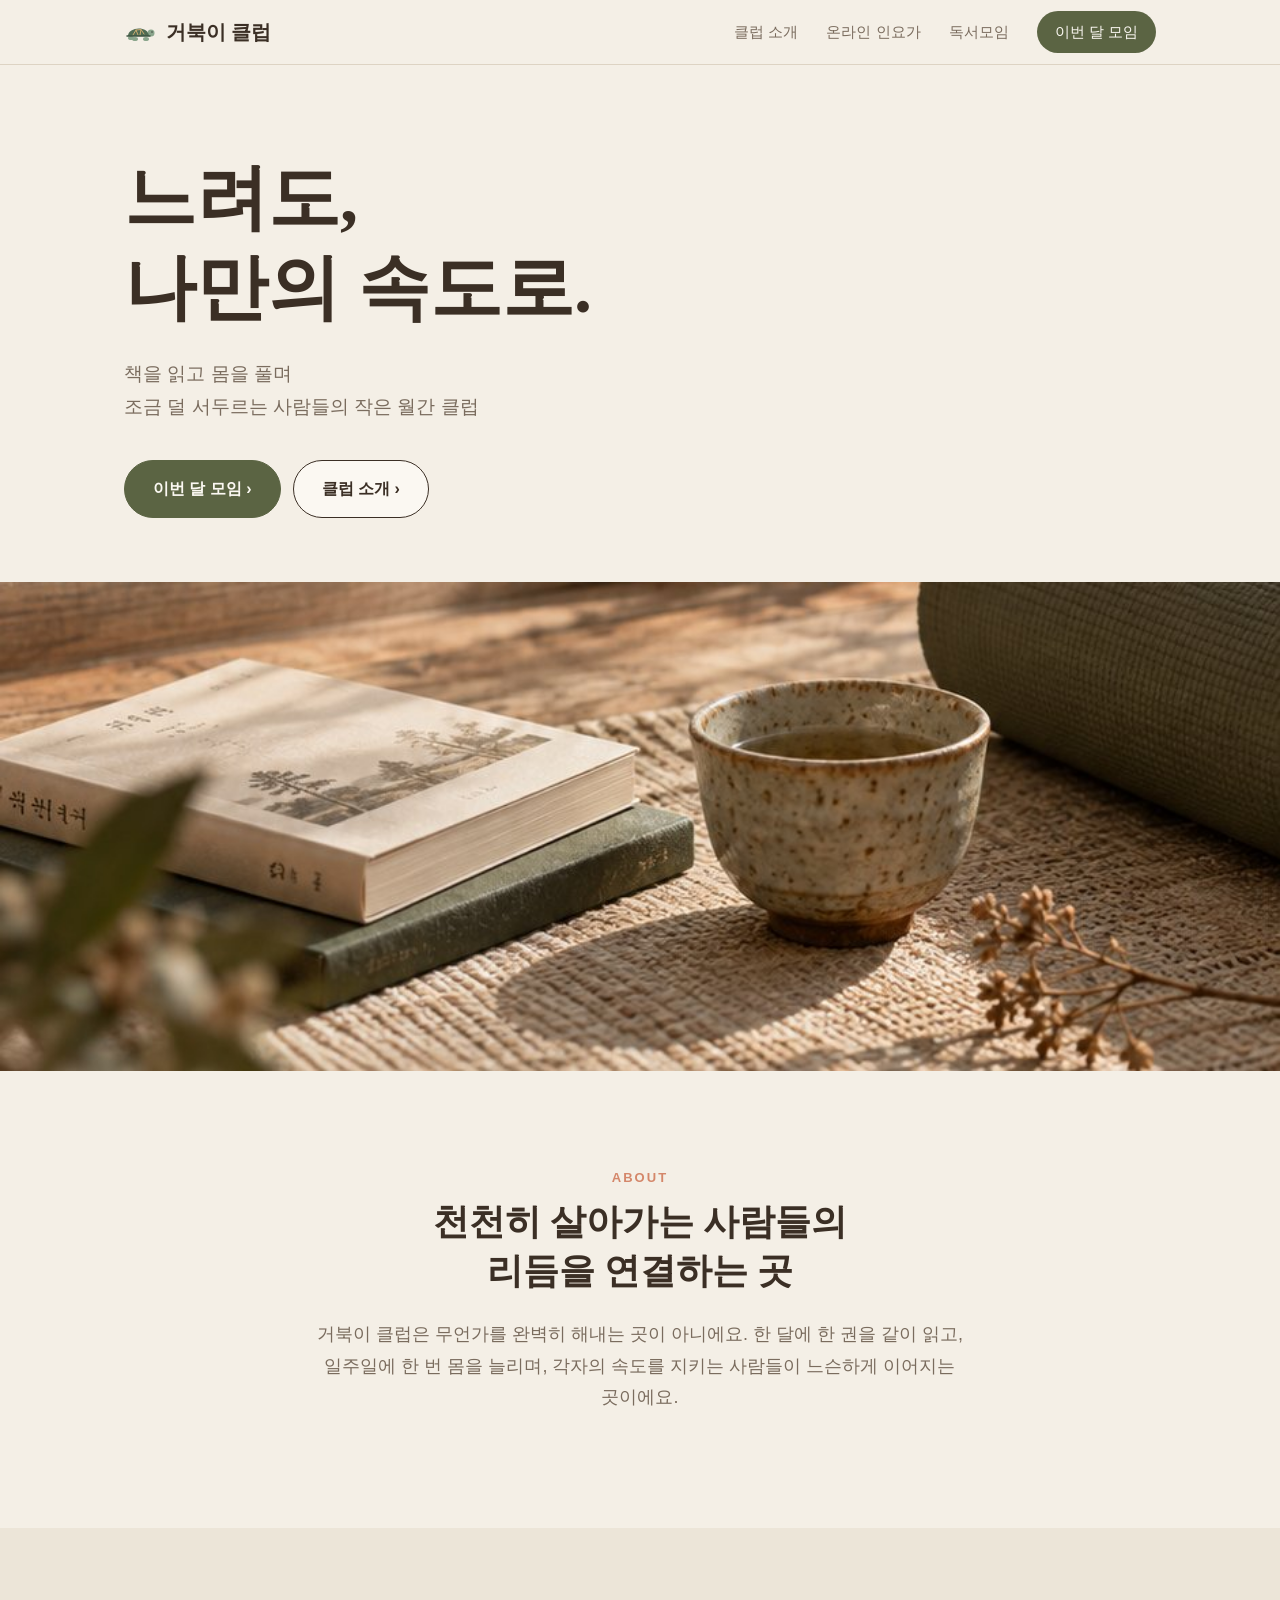
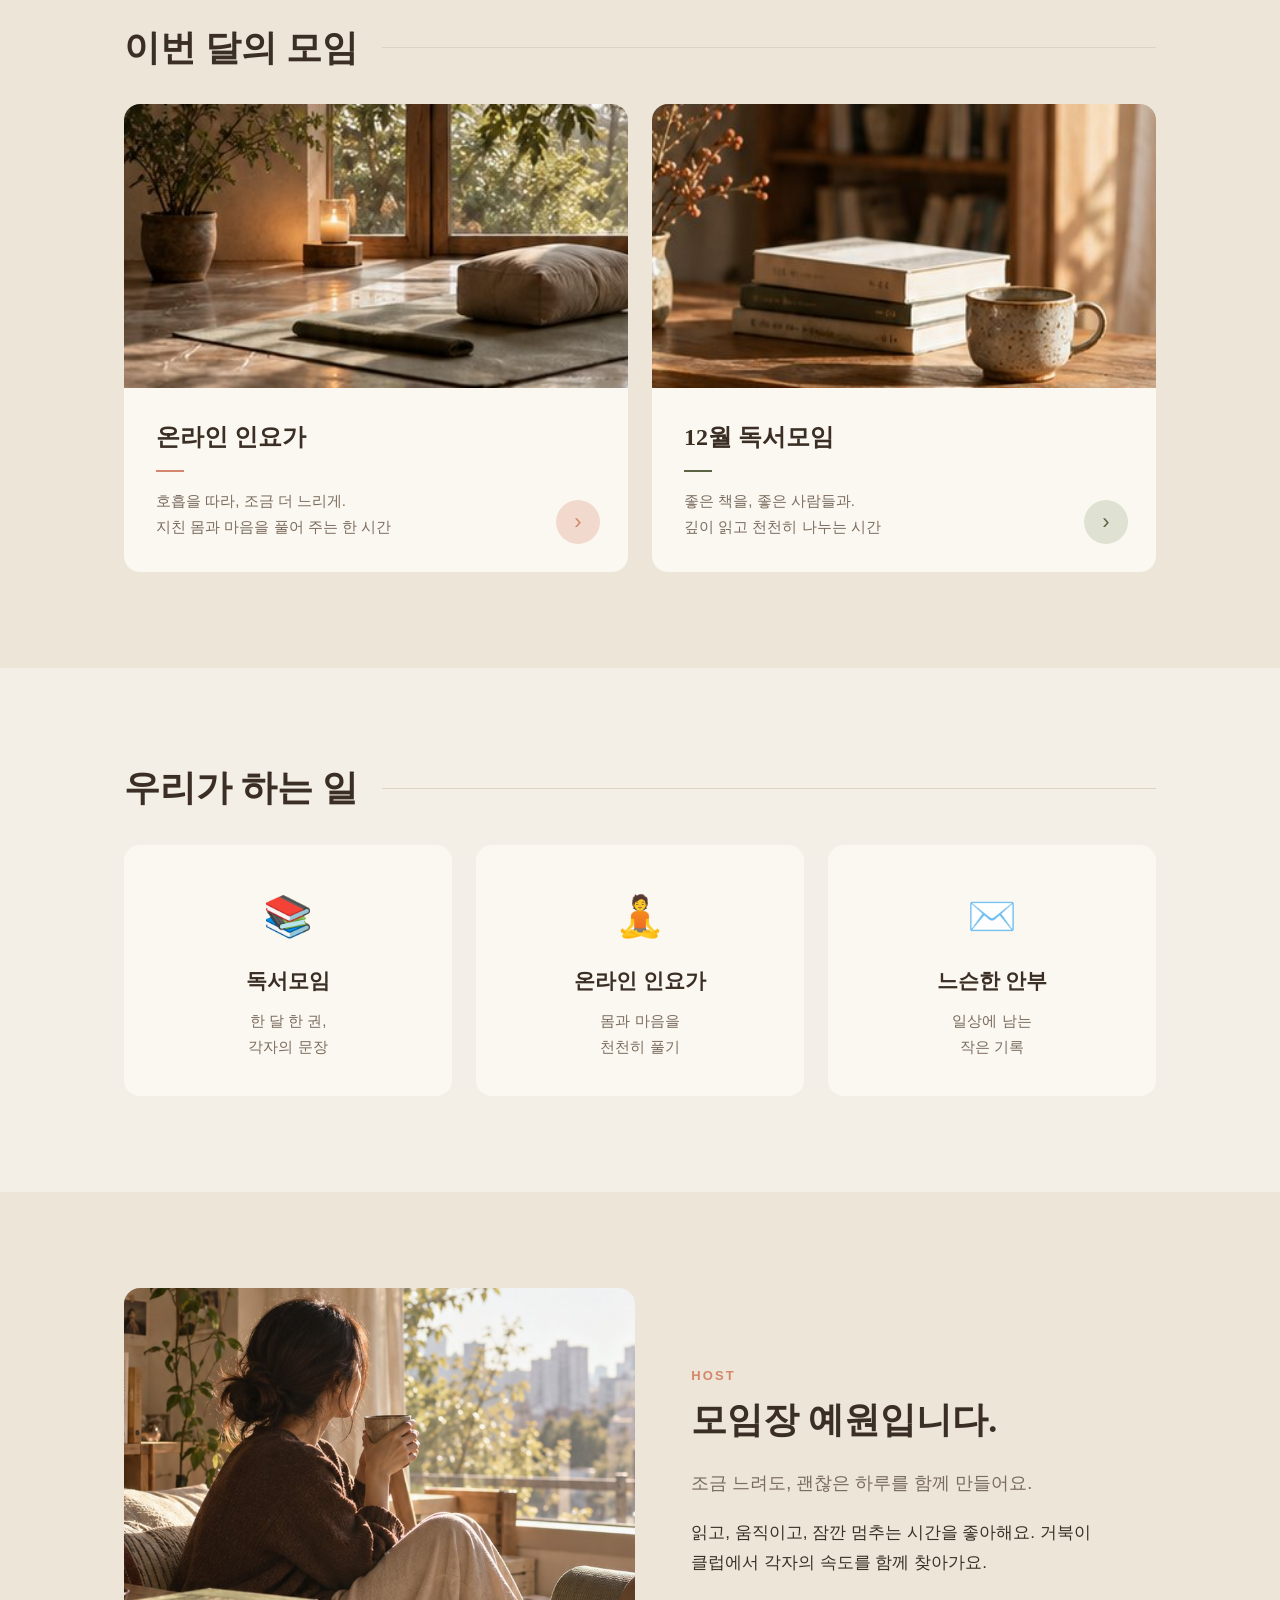
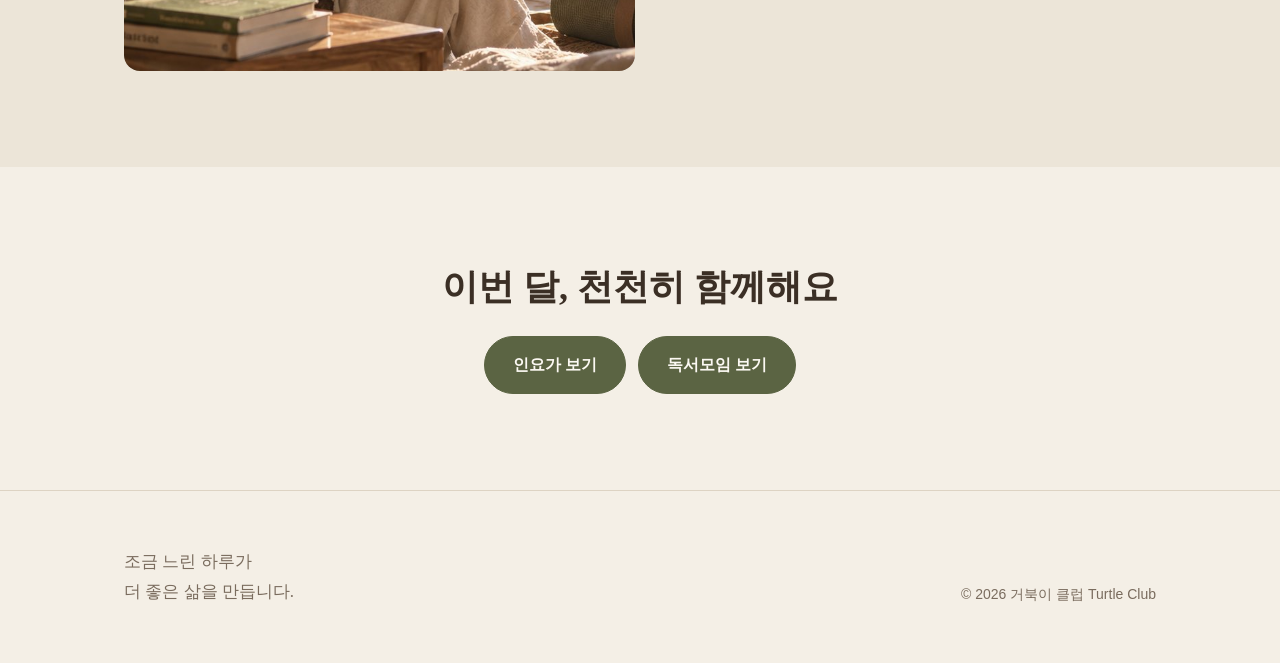
<file: turtle-club/index.html>
<!DOCTYPE html>
<html lang="ko">
<head>
  <meta charset="UTF-8">
  <meta name="viewport" content="width=device-width, initial-scale=1.0">
  <title>거북이 클럽 · 천천히 살아가는 사람들의 월간 클럽</title>
  <meta name="description" content="책을 읽고 몸을 풀며, 조금 덜 서두르는 사람들의 작은 월간 클럽.">
  <link rel="stylesheet" href="css/style.css">
</head>
<body>
  <header class="site-header">
    <div class="container header-inner">
      <a href="index.html" class="logo" aria-label="거북이 클럽 홈">
        <img src="images/turtle.svg" alt="" class="logo-mark" width="32" height="32">
        <span>거북이 클럽</span>
      </a>
      <button type="button" class="menu-button" id="menu-button" aria-label="메뉴 열기" aria-expanded="false" aria-controls="site-nav">☰</button>
      <nav class="site-nav" id="site-nav" aria-label="주요 메뉴">
        <a href="index.html#about">클럽 소개</a>
        <a href="yoga.html">온라인 인요가</a>
        <a href="book.html">독서모임</a>
        <a href="index.html#this-month" class="nav-cta">이번 달 모임</a>
      </nav>
    </div>
  </header>

  <main>
    <!-- 첫 화면: 차분하게, 문장 하나와 사진 한 장 -->
    <section class="hero">
      <div class="container">
        <h1 class="hero-title">느려도,<br>나만의 속도로.</h1>
        <p class="hero-text">책을 읽고 몸을 풀며<br>조금 덜 서두르는 사람들의 작은 월간 클럽</p>
        <div class="hero-buttons">
          <a href="#this-month" class="button button-primary">이번 달 모임 <span aria-hidden="true">›</span></a>
          <a href="#about" class="button button-ghost">클럽 소개 <span aria-hidden="true">›</span></a>
        </div>
      </div>
      <img src="images/hero.jpg" alt="나무 탁자 위에 놓인 책과 찻잔, 요가 매트" class="hero-photo">
    </section>

    <!-- 브랜드 문장 -->
    <section class="section" id="about">
      <div class="container narrow center">
        <p class="eyebrow">About</p>
        <h2 class="section-title">천천히 살아가는 사람들의<br>리듬을 연결하는 곳</h2>
        <p class="lead">거북이 클럽은 무언가를 완벽히 해내는 곳이 아니에요.
          한 달에 한 권을 같이 읽고, 일주일에 한 번 몸을 늘리며,
          각자의 속도를 지키는 사람들이 느슨하게 이어지는 곳이에요.</p>
      </div>
    </section>

    <!-- 이번 달의 모임 -->
    <section class="section section-tinted" id="this-month">
      <div class="container">
        <div class="section-head">
          <h2 class="section-title">이번 달의 모임</h2>
          <span class="section-line" aria-hidden="true"></span>
        </div>
        <div class="program-grid">
          <a href="yoga.html" class="program-card">
            <img src="images/card-yoga.jpg" alt="창가에 깔린 요가 매트와 방석">
            <div class="program-body">
              <h3>온라인 인요가</h3>
              <span class="program-bar bar-accent" aria-hidden="true"></span>
              <p>호흡을 따라, 조금 더 느리게.<br>지친 몸과 마음을 풀어 주는 한 시간</p>
              <span class="program-arrow arrow-accent" aria-hidden="true">›</span>
            </div>
          </a>
          <a href="book.html" class="program-card">
            <img src="images/card-book.jpg" alt="탁자 위에 쌓인 책과 머그잔">
            <div class="program-body">
              <h3><span class="js-month">이번 달</span> 독서모임</h3>
              <span class="program-bar bar-primary" aria-hidden="true"></span>
              <p>좋은 책을, 좋은 사람들과.<br>깊이 읽고 천천히 나누는 시간</p>
              <span class="program-arrow arrow-primary" aria-hidden="true">›</span>
            </div>
          </a>
        </div>
      </div>
    </section>

    <!-- 우리가 하는 일 -->
    <section class="section">
      <div class="container">
        <div class="section-head">
          <h2 class="section-title">우리가 하는 일</h2>
          <span class="section-line" aria-hidden="true"></span>
        </div>
        <div class="ritual-grid">
          <div class="ritual">
            <span class="ritual-icon" aria-hidden="true">📚</span>
            <h3>독서모임</h3>
            <p>한 달 한 권,<br>각자의 문장</p>
          </div>
          <div class="ritual">
            <span class="ritual-icon" aria-hidden="true">🧘</span>
            <h3>온라인 인요가</h3>
            <p>몸과 마음을<br>천천히 풀기</p>
          </div>
          <div class="ritual">
            <span class="ritual-icon" aria-hidden="true">✉️</span>
            <h3>느슨한 안부</h3>
            <p>일상에 남는<br>작은 기록</p>
          </div>
        </div>
      </div>
    </section>

    <!-- 모임장 -->
    <section class="section section-tinted" id="host">
      <div class="container host">
        <img src="images/host.jpg" alt="창가에 앉아 차를 마시는 모임장" class="host-photo">
        <div>
          <p class="eyebrow">Host</p>
          <h2 class="section-title">모임장 예원입니다.</h2>
          <p class="lead">조금 느려도, 괜찮은 하루를 함께 만들어요.</p>
          <!-- TODO: 모임장 소개글 -->
          <p>읽고, 움직이고, 잠깐 멈추는 시간을 좋아해요.
            거북이 클럽에서 각자의 속도를 함께 찾아가요.</p>
        </div>
      </div>
    </section>

    <section class="section">
      <div class="container center">
        <h2 class="section-title">이번 달, 천천히 함께해요</h2>
        <div class="hero-buttons">
          <a href="yoga.html" class="button button-primary">인요가 보기</a>
          <a href="book.html" class="button button-primary">독서모임 보기</a>
        </div>
      </div>
    </section>
  </main>

  <footer class="site-footer">
    <div class="container footer-inner">
      <p class="footer-quote">조금 느린 하루가<br>더 좋은 삶을 만듭니다.</p>
      <p class="footer-copy">© <span id="year">2026</span> 거북이 클럽 Turtle Club</p>
    </div>
  </footer>

  <script src="js/main.js"></script>
</body>
</html>
</file>
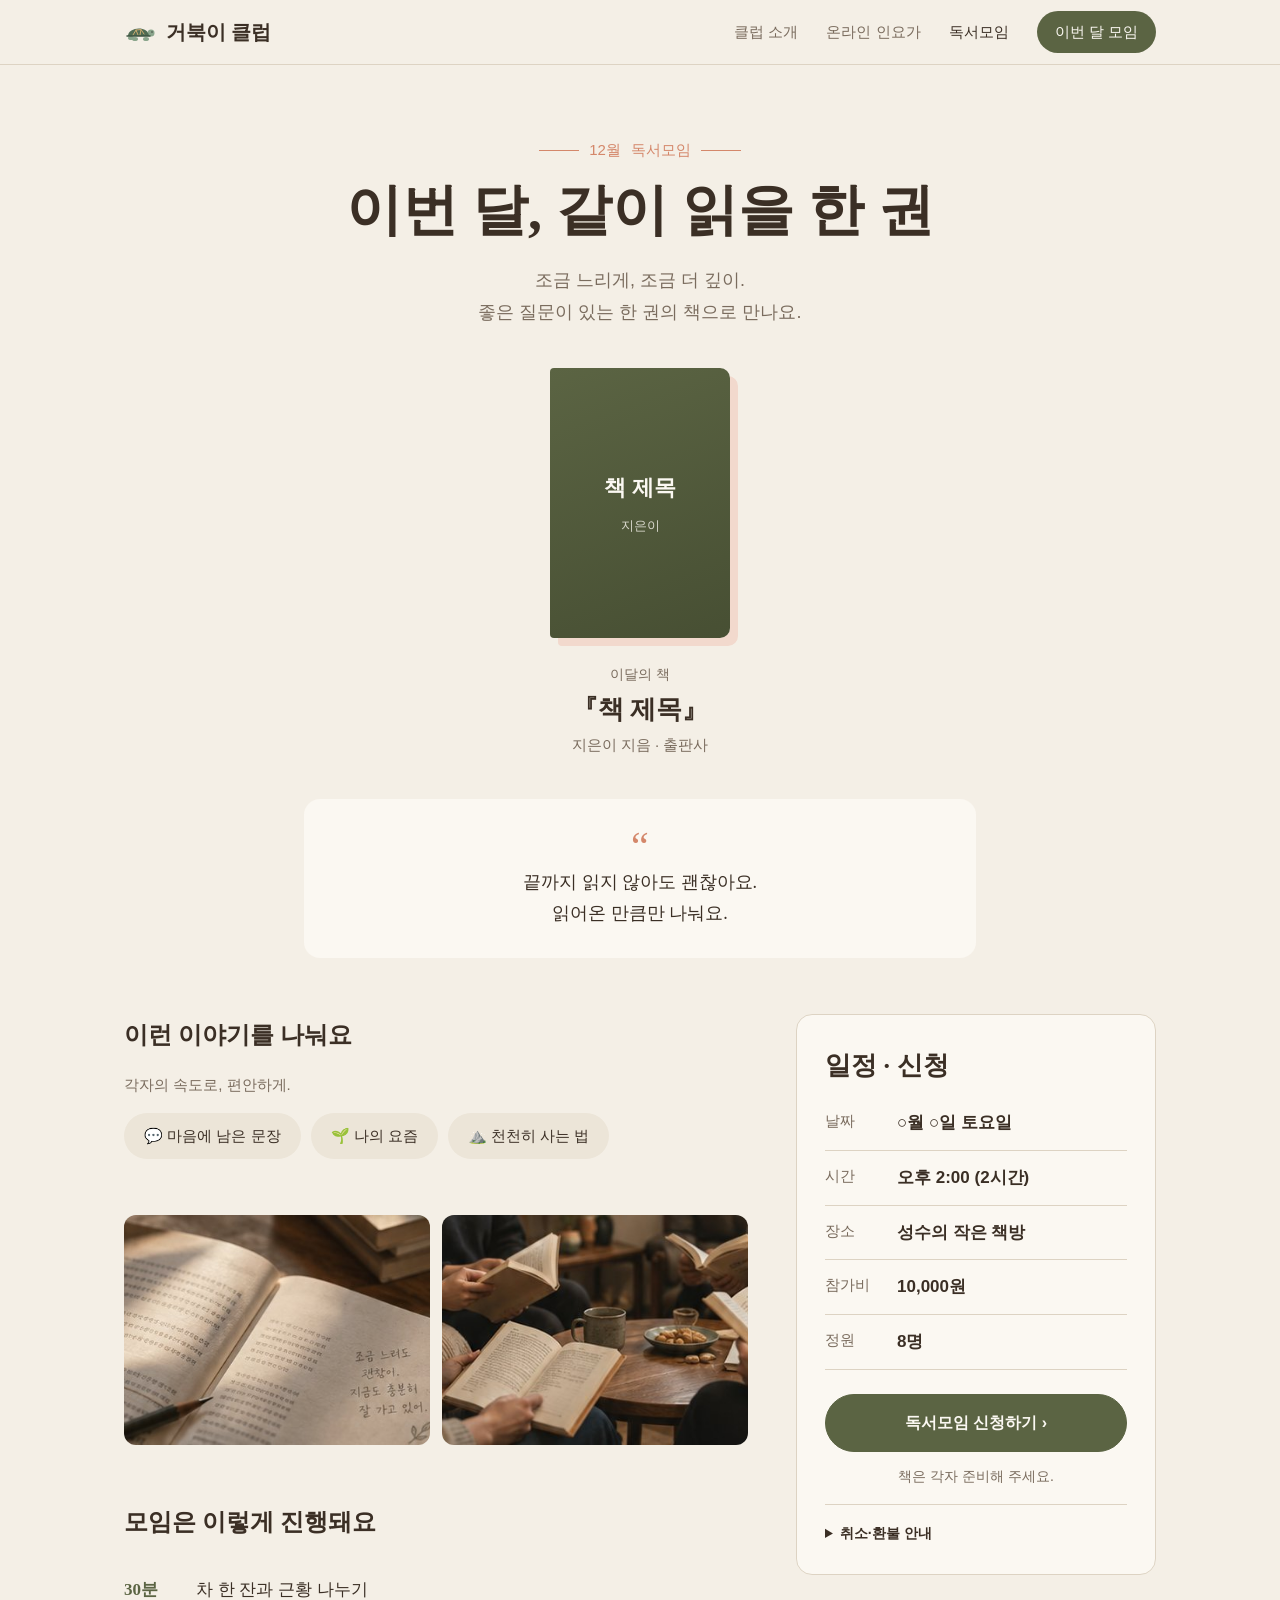
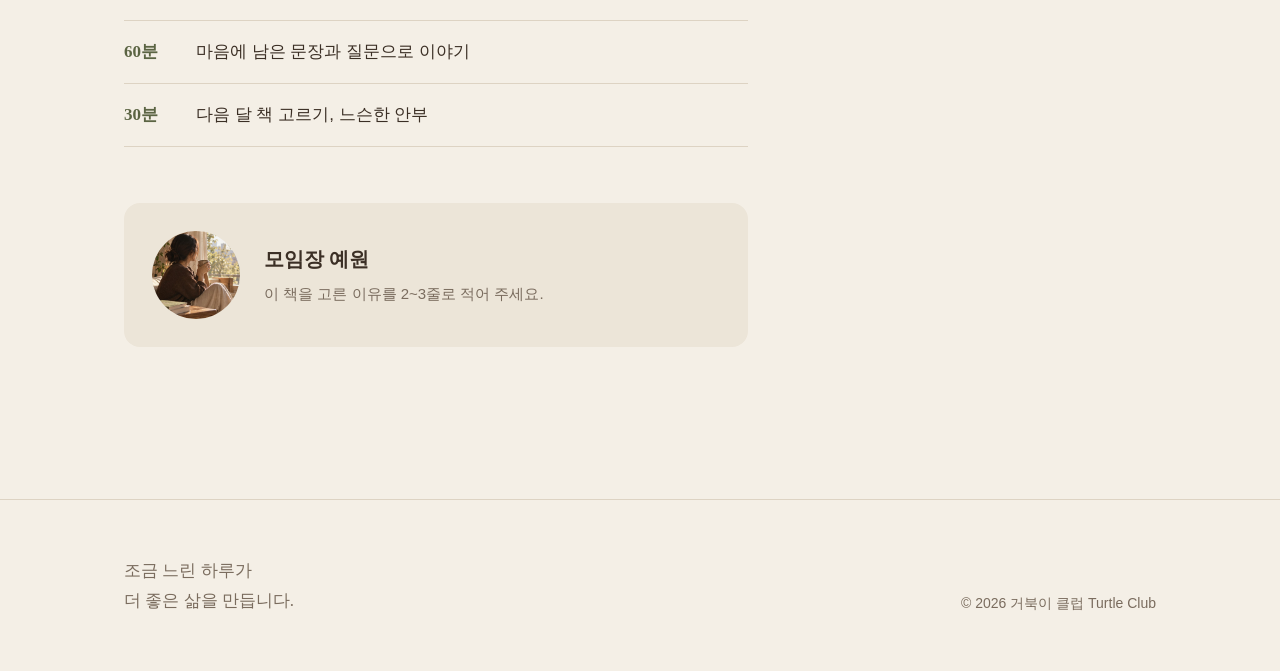
<file: turtle-club/book.html>
<!DOCTYPE html>
<html lang="ko">
<head>
  <meta charset="UTF-8">
  <meta name="viewport" content="width=device-width, initial-scale=1.0">
  <title>독서모임 · 거북이 클럽</title>
  <meta name="description" content="이번 달, 같이 읽을 한 권. 거북이 클럽 독서모임.">
  <link rel="stylesheet" href="css/style.css">
</head>
<body>
  <header class="site-header">
    <div class="container header-inner">
      <a href="index.html" class="logo" aria-label="거북이 클럽 홈">
        <img src="images/turtle.svg" alt="" class="logo-mark" width="32" height="32">
        <span>거북이 클럽</span>
      </a>
      <button type="button" class="menu-button" id="menu-button" aria-label="메뉴 열기" aria-expanded="false" aria-controls="site-nav">☰</button>
      <nav class="site-nav" id="site-nav" aria-label="주요 메뉴">
        <a href="index.html#about">클럽 소개</a>
        <a href="yoga.html">온라인 인요가</a>
        <a href="book.html" aria-current="page">독서모임</a>
        <a href="index.html#this-month" class="nav-cta">이번 달 모임</a>
      </nav>
    </div>
  </header>

  <main>
    <!-- 1. 이달의 책 -->
    <section class="detail-hero center">
      <div class="container narrow">
        <p class="tag tag-line"><span class="js-month">이번 달</span> 독서모임</p>
        <h1 class="detail-title">이번 달, 같이 읽을 한 권</h1>
        <p class="lead">조금 느리게, 조금 더 깊이.<br>좋은 질문이 있는 한 권의 책으로 만나요.</p>

        <div class="book-feature">
          <div class="book-cover" aria-hidden="true">
            <!-- TODO: 표지 이미지가 있으면 <img>로 교체 -->
            <span class="book-cover-title">책 제목</span>
            <span class="book-cover-author">지은이</span>
          </div>
          <p class="book-label">이달의 책</p>
          <!-- TODO: 이달의 책 -->
          <p class="book-title">『책 제목』</p>
          <p class="book-author">지은이 지음 · 출판사</p>
        </div>

        <blockquote class="quote-card">
          끝까지 읽지 않아도 괜찮아요.<br>읽어온 만큼만 나눠요.
        </blockquote>
      </div>
    </section>

    <div class="container detail-layout">
      <div class="detail-main">
        <!-- 2. 이런 이야기를 나눠요 -->
        <section class="block">
          <h2 class="block-title">이런 이야기를 나눠요</h2>
          <p class="note">각자의 속도로, 편안하게.</p>
          <ul class="chip-list">
            <li>💬 마음에 남은 문장</li>
            <li>🌱 나의 요즘</li>
            <li>⛰️ 천천히 사는 법</li>
          </ul>
        </section>

        <section class="block photo-row">
          <img src="images/book-open.jpg" alt="연필이 놓인 펼친 책">
          <img src="images/reading.jpg" alt="둥근 탁자에 둘러앉아 책을 읽는 사람들">
        </section>

        <!-- 모임은 이렇게 -->
        <section class="block">
          <h2 class="block-title">모임은 이렇게 진행돼요</h2>
          <ol class="flow-list">
            <li><strong>30분</strong><span>차 한 잔과 근황 나누기</span></li>
            <li><strong>60분</strong><span>마음에 남은 문장과 질문으로 이야기</span></li>
            <li><strong>30분</strong><span>다음 달 책 고르기, 느슨한 안부</span></li>
          </ol>
        </section>

        <!-- 3. 모임장 -->
        <section class="block host-mini">
          <img src="images/host.jpg" alt="" class="avatar">
          <div>
            <h2 class="block-title">모임장 예원</h2>
            <!-- TODO: 책을 고른 이유 -->
            <p>이 책을 고른 이유를 2~3줄로 적어 주세요.</p>
          </div>
        </section>
      </div>

      <!-- 4. 일정·신청 -->
      <aside class="info-box" aria-labelledby="book-info-title">
        <h2 id="book-info-title" class="info-title">일정 · 신청</h2>
        <!-- TODO: 실제 일정 -->
        <dl class="info-list">
          <div><dt>날짜</dt><dd>○월 ○일 토요일</dd></div>
          <div><dt>시간</dt><dd>오후 2:00 (2시간)</dd></div>
          <div><dt>장소</dt><dd>성수의 작은 책방</dd></div>
          <div><dt>참가비</dt><dd>10,000원</dd></div>
          <div><dt>정원</dt><dd>8명</dd></div>
        </dl>
        <!-- TODO: 신청 폼 링크 -->
        <a href="#" class="button button-primary button-block">독서모임 신청하기 <span aria-hidden="true">›</span></a>
        <p class="info-note">책은 각자 준비해 주세요.</p>
        <details class="policy">
          <summary>취소·환불 안내</summary>
          <!-- TODO: 실제 규정 -->
          <ul>
            <li>모임 3일 전까지: 전액 환불</li>
            <li>모임 2일 전 ~ 당일: 환불 불가</li>
          </ul>
        </details>
      </aside>
    </div>
  </main>

  <footer class="site-footer">
    <div class="container footer-inner">
      <p class="footer-quote">조금 느린 하루가<br>더 좋은 삶을 만듭니다.</p>
      <p class="footer-copy">© <span id="year">2026</span> 거북이 클럽 Turtle Club</p>
    </div>
  </footer>

  <script src="js/main.js"></script>
</body>
</html>
</file>
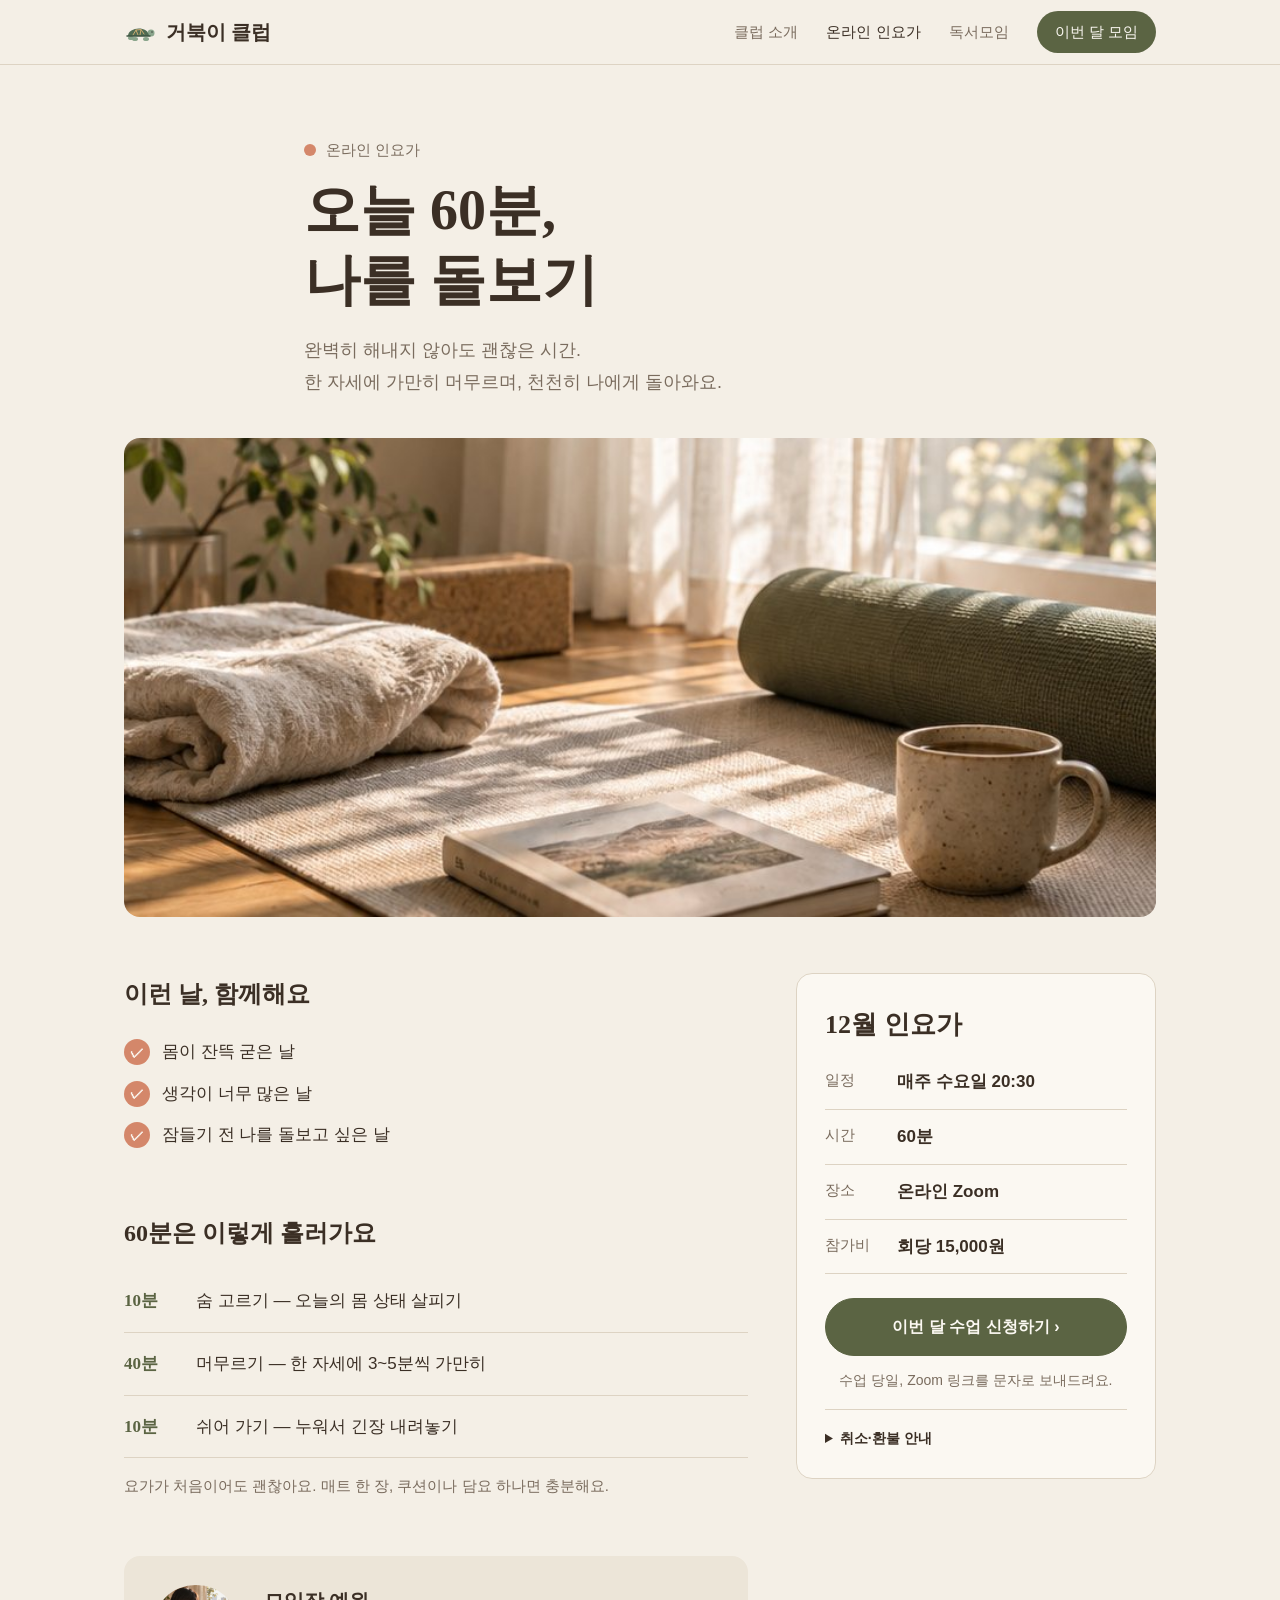
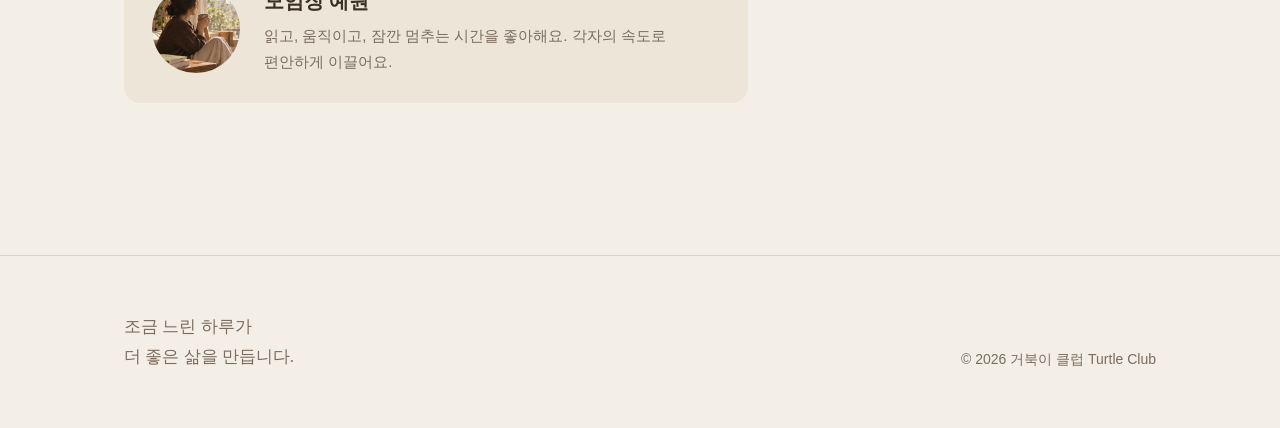
<file: turtle-club/yoga.html>
<!DOCTYPE html>
<html lang="ko">
<head>
  <meta charset="UTF-8">
  <meta name="viewport" content="width=device-width, initial-scale=1.0">
  <title>온라인 인요가 · 거북이 클럽</title>
  <meta name="description" content="오늘 60분, 나를 돌보기. 거북이 클럽의 온라인 인요가.">
  <link rel="stylesheet" href="css/style.css">
</head>
<body>
  <header class="site-header">
    <div class="container header-inner">
      <a href="index.html" class="logo" aria-label="거북이 클럽 홈">
        <img src="images/turtle.svg" alt="" class="logo-mark" width="32" height="32">
        <span>거북이 클럽</span>
      </a>
      <button type="button" class="menu-button" id="menu-button" aria-label="메뉴 열기" aria-expanded="false" aria-controls="site-nav">☰</button>
      <nav class="site-nav" id="site-nav" aria-label="주요 메뉴">
        <a href="index.html#about">클럽 소개</a>
        <a href="yoga.html" aria-current="page">온라인 인요가</a>
        <a href="book.html">독서모임</a>
        <a href="index.html#this-month" class="nav-cta">이번 달 모임</a>
      </nav>
    </div>
  </header>

  <main>
    <section class="detail-hero">
      <div class="container narrow">
        <p class="tag"><span class="dot" aria-hidden="true"></span>온라인 인요가</p>
        <h1 class="detail-title">오늘 60분,<br>나를 돌보기</h1>
        <p class="lead">완벽히 해내지 않아도 괜찮은 시간.<br>
          한 자세에 가만히 머무르며, 천천히 나에게 돌아와요.</p>
      </div>
      <div class="container">
        <img src="images/yoga.jpg" alt="햇살 드는 바닥에 펼친 요가 매트와 수건, 찻잔" class="detail-photo">
      </div>
    </section>

    <div class="container detail-layout">
      <div class="detail-main">
        <!-- 이런 날 -->
        <section class="block">
          <h2 class="block-title">이런 날, 함께해요</h2>
          <ul class="check-list">
            <li>몸이 잔뜩 굳은 날</li>
            <li>생각이 너무 많은 날</li>
            <li>잠들기 전 나를 돌보고 싶은 날</li>
          </ul>
        </section>

        <!-- 작은 리추얼: 수업 흐름 -->
        <section class="block">
          <h2 class="block-title">60분은 이렇게 흘러가요</h2>
          <ol class="flow-list">
            <li><strong>10분</strong><span>숨 고르기 — 오늘의 몸 상태 살피기</span></li>
            <li><strong>40분</strong><span>머무르기 — 한 자세에 3~5분씩 가만히</span></li>
            <li><strong>10분</strong><span>쉬어 가기 — 누워서 긴장 내려놓기</span></li>
          </ol>
          <p class="note">요가가 처음이어도 괜찮아요. 매트 한 장, 쿠션이나 담요 하나면 충분해요.</p>
        </section>

        <!-- 모임장 -->
        <section class="block host-mini">
          <img src="images/host.jpg" alt="" class="avatar">
          <div>
            <h2 class="block-title">모임장 예원</h2>
            <!-- TODO: 모임장 요가 경력 -->
            <p>읽고, 움직이고, 잠깐 멈추는 시간을 좋아해요. 각자의 속도로 편안하게 이끌어요.</p>
          </div>
        </section>
      </div>

      <!-- 신청 직전 정보 박스 -->
      <aside class="info-box" aria-labelledby="yoga-info-title">
        <h2 id="yoga-info-title" class="info-title"><span class="js-month">이번 달</span> 인요가</h2>
        <dl class="info-list">
          <div><dt>일정</dt><dd>매주 수요일 20:30</dd></div>
          <div><dt>시간</dt><dd>60분</dd></div>
          <div><dt>장소</dt><dd>온라인 Zoom</dd></div>
          <div><dt>참가비</dt><dd>회당 15,000원</dd></div>
        </dl>
        <!-- TODO: 신청 폼 링크 -->
        <a href="#" class="button button-primary button-block">이번 달 수업 신청하기 <span aria-hidden="true">›</span></a>
        <p class="info-note">수업 당일, Zoom 링크를 문자로 보내드려요.</p>
        <details class="policy">
          <summary>취소·환불 안내</summary>
          <!-- TODO: 실제 규정 -->
          <ul>
            <li>수업 2일 전까지: 전액 환불</li>
            <li>수업 1일 전: 50% 환불</li>
            <li>수업 당일: 환불 불가 (다음 수업으로 1회 이월 가능)</li>
          </ul>
        </details>
      </aside>
    </div>
  </main>

  <footer class="site-footer">
    <div class="container footer-inner">
      <p class="footer-quote">조금 느린 하루가<br>더 좋은 삶을 만듭니다.</p>
      <p class="footer-copy">© <span id="year">2026</span> 거북이 클럽 Turtle Club</p>
    </div>
  </footer>

  <script src="js/main.js"></script>
</body>
</html>
</file>
<file: budget/css/base.css>
/* 색상·간격·폰트 변수, 리셋, 다크 모드 */

:root {
  --bg: #f6f5f2;
  --surface: #ffffff;
  --surface-soft: #efede8;
  --text: #2a2826;
  --text-soft: #7a756f;
  --line: #e4e1db;

  --accent: #dd4c4f;
  --accent-text: #ffffff;
  --good: #2e8b57;
  --bad: #dd4c4f;
  --highlight: #fbeaea;
  --overlay: rgba(0, 0, 0, 0.4);
  --note: #fff3b0;

  /* 그래프 색 (색약도 구분되도록 검증한 순서, 바꾸지 않기) */
  --series-1: #2a78d6;
  --series-2: #eb6834;
  --series-3: #1baf7a;
  --series-4: #eda100;
  --series-5: #e87ba4;
  --series-6: #008300;
  --series-7: #6250d6;
  --series-plan: #b9b4ad;

  /* 월 가계부 구분 색 (줄 왼쪽 띠·옅은 배경·원형 그래프). 특별비는 저축·투자와 비슷한 초록 */
  --group-income: #64748b;
  --group-fixed: var(--series-1);
  --group-personal: var(--series-2);
  --group-family: var(--series-3);
  --group-living: var(--series-4);
  --group-special: #4caf50;
  --group-saving: var(--series-6);

  --space-xs: 4px;
  --space-s: 8px;
  --space-m: 16px;
  --space-l: 24px;
  --space-xl: 40px;

  --radius-s: 8px;
  --radius-m: 16px;
  --radius-l: 24px;

  --font: "Apple SD Gothic Neo", "Pretendard", "Noto Sans KR", "Malgun Gothic", sans-serif;
  --font-size: 16px;
  --font-size-small: 14px;
  --font-size-title: 26px;

  --content-width: 1180px;
}

/* 시스템이 다크 모드이고, 직접 라이트로 고르지 않았을 때 */
@media (prefers-color-scheme: dark) {
  :root:not([data-theme="light"]) {
    --bg: #1c1b1a;
    --surface: #262524;
    --surface-soft: #31302e;
    --text: #eeebe6;
    --text-soft: #a8a29b;
    --line: #3d3b38;

    --accent: #ec6f71;
    --accent-text: #1c1b1a;
    --good: #5cc28a;
    --bad: #ec6f71;
    --highlight: #3a2a2a;
    --overlay: rgba(0, 0, 0, 0.6);
    --note: #4a4426;

    --series-1: #3987e5;
    --series-2: #d95926;
    --series-3: #199e70;
    --series-4: #c98500;
    --series-5: #d55181;
    --series-6: #008300;
    --series-7: #9085e9;
    --series-plan: #6b6762;
    --group-income: #94a3b8;
    --group-special: #3fa83f;
  }
}

/* 직접 다크 모드로 바꿨을 때 */
:root[data-theme="dark"] {
  --bg: #1c1b1a;
  --surface: #262524;
  --surface-soft: #31302e;
  --text: #eeebe6;
  --text-soft: #a8a29b;
  --line: #3d3b38;

  --accent: #ec6f71;
  --accent-text: #1c1b1a;
  --good: #5cc28a;
  --bad: #ec6f71;
  --highlight: #3a2a2a;
  --overlay: rgba(0, 0, 0, 0.6);
  --note: #4a4426;

  --series-1: #3987e5;
  --series-2: #d95926;
  --series-3: #199e70;
  --series-4: #c98500;
  --series-5: #d55181;
  --series-6: #008300;
  --series-7: #9085e9;
  --series-plan: #6b6762;
  --group-income: #94a3b8;
  --group-special: #3fa83f;
}

*,
*::before,
*::after {
  box-sizing: border-box;
}

body {
  margin: 0;
  background: var(--bg);
  color: var(--text);
  font-family: var(--font);
  font-size: var(--font-size);
  line-height: 1.6;
}

h1,
h2,
p {
  margin: 0;
}

button,
input,
select,
textarea {
  font: inherit;
  color: inherit;
}

/* 화면에는 안 보이고 스크린 리더만 읽는 것 */
.visually-hidden {
  position: absolute;
  width: 1px;
  height: 1px;
  overflow: hidden;
  clip: rect(0 0 0 0);
  white-space: nowrap;
}

/* hidden 속성이 display 지정보다 항상 이기도록 */
[hidden] {
  display: none !important;
}
</file>
<file: budget/css/layout.css>
/* 머리말, 달 이동, 탭, 카드, 요약, 버튼, 반응형 */

.app-header,
.app-main {
  width: 100%;
  max-width: var(--content-width);
  margin: 0 auto;
  padding-left: var(--space-m);
  padding-right: var(--space-m);
}

.app-header {
  display: flex;
  justify-content: space-between;
  align-items: flex-start;
  gap: var(--space-m);
  padding-top: var(--space-xl);
  padding-bottom: var(--space-l);
}

.app-title {
  font-size: var(--font-size-title);
}

.app-subtitle {
  color: var(--text-soft);
}

.app-subtitle strong {
  color: var(--text);
}

.app-main {
  display: flex;
  flex-direction: column;
  gap: var(--space-m);
  padding-bottom: var(--space-xl);
}

/* 달 이동 */
.toolbar {
  display: flex;
  flex-wrap: wrap;
  align-items: center;
  justify-content: space-between;
  gap: var(--space-s) var(--space-m);
}

.month-switch {
  display: flex;
  align-items: center;
  gap: var(--space-s);
}

.month-label {
  min-width: 5.5em;
  font-size: 20px;
  font-weight: 700;
  text-align: center;
}

.hint {
  color: var(--text-soft);
  font-size: var(--font-size-small);
}

.status {
  color: var(--bad);
}

.status:empty {
  display: none;
}

/* 탭 */
.tabs {
  display: flex;
  gap: var(--space-xs);
  padding: var(--space-xs);
  border-radius: var(--radius-l);
  background: var(--surface-soft);
  overflow-x: auto;
}

.tabs [role="tab"] {
  flex: 1;
  padding: var(--space-s) var(--space-m);
  border: none;
  border-radius: var(--radius-l);
  background: transparent;
  color: var(--text-soft);
  white-space: nowrap;
  cursor: pointer;
}

.tabs [role="tab"][aria-selected="true"] {
  background: var(--surface);
  color: var(--text);
  font-weight: 700;
}

/* 카드 */
.card {
  display: flex;
  flex-direction: column;
  gap: var(--space-m);
  min-width: 0;
  padding: var(--space-l);
  border-radius: var(--radius-m);
  background: var(--surface);
}

/* 요약 카드 */
.summary {
  display: grid;
  grid-template-columns: repeat(auto-fit, minmax(160px, 1fr));
  gap: var(--space-s);
}

.summary-card {
  padding: var(--space-m);
  border-radius: var(--radius-s);
  background: var(--surface-soft);
}

.summary-main {
  background: var(--highlight);
}

.summary-title {
  color: var(--text-soft);
  font-size: var(--font-size-small);
}

.summary-value {
  font-size: 22px;
  font-weight: 700;
}

.summary-main .summary-value {
  color: var(--accent);
}

.summary-actual {
  color: var(--text-soft);
  font-size: var(--font-size-small);
}

.formula {
  padding: var(--space-s) var(--space-m);
  border-radius: var(--radius-s);
  background: var(--surface-soft);
  font-size: var(--font-size-small);
}

/* "이대로 가면?" 코멘트 */
.forecast {
  display: flex;
  flex-direction: column;
  gap: var(--space-xs);
  padding: var(--space-m);
  border-left: 4px solid var(--accent);
  border-radius: var(--radius-s);
  background: var(--surface-soft);
}

.forecast-title {
  font-weight: 700;
}

.forecast-list {
  display: grid;
  grid-template-columns: repeat(auto-fit, minmax(280px, 1fr));
  gap: var(--space-s);
}

.section-title {
  margin-top: var(--space-s);
  font-size: 18px;
}

.goal-form .text-input {
  text-align: right;
}

/* 머리말 오른쪽 위 버튼들 (⚙️ 설정, 🌙 테마) */
.header-buttons {
  display: flex;
  gap: var(--space-s);
}

/* 설정 창 */
.settings-dialog {
  width: min(480px, calc(100vw - 2 * var(--space-m)));
  padding: var(--space-l);
  border: none;
  border-radius: var(--radius-m);
  background: var(--surface);
  color: var(--text);
}

.settings-dialog::backdrop {
  background: var(--overlay);
}

.settings-dialog[open] {
  display: flex;
  flex-direction: column;
  gap: var(--space-m);
}

.settings-head {
  display: flex;
  justify-content: space-between;
  align-items: center;
}

.settings-section {
  margin: var(--space-s) 0 0;
  color: var(--text-soft);
  font-size: var(--font-size-small);
}

.settings-field {
  display: flex;
  flex-direction: column;
  gap: var(--space-xs);
}

.settings-field .text-input {
  width: 100%;
  padding: var(--space-s);
}

.text-input-wide {
  flex: 1;
  width: auto;
  min-width: 0;
}

.text-input-short {
  width: 4em;
}

.muted {
  color: var(--text-soft);
}

/* 변경 이력 */
.history-list {
  display: flex;
  flex-direction: column;
  max-height: 420px;
  margin: 0;
  padding: 0;
  overflow-y: auto;
  list-style: none;
}

.history-list li {
  display: flex;
  flex-wrap: wrap;
  gap: 0 var(--space-m);
  padding: var(--space-s) 0;
  border-bottom: 1px solid var(--line);
}

.history-list time {
  color: var(--text-soft);
  font-size: var(--font-size-small);
  font-variant-numeric: tabular-nums;
}

/* 월 가계부: 이번 달 메모 */
.month-memo {
  display: flex;
  flex-direction: column;
  gap: var(--space-xs);
  color: var(--text-soft);
  font-size: var(--font-size-small);
}

.month-memo textarea {
  width: 100%;
  padding: var(--space-s) var(--space-m);
  border: none;
  border-radius: var(--radius-s);
  background: var(--note);
  color: var(--text);
  font-size: var(--font-size); /* 16px 이상: 아이폰에서 누를 때 확대되지 않게 */
  line-height: 1.5;
  resize: vertical;
}

.month-memo textarea:focus-visible {
  outline: 3px solid var(--accent);
  outline-offset: 2px;
}

/* 월 가계부 입력칸 묶음과 휴대폰용 "수정하기" 버튼 (컴퓨터에서는 버튼 숨김) */
.plan-editor {
  display: flex;
  flex-direction: column;
  gap: var(--space-m);
  scroll-margin-top: var(--space-m);
}

.edit-toggle {
  display: none;
}

@media (max-width: 768px) {
  .edit-toggle {
    display: block;
    width: 100%;
    padding: var(--space-m);
    font-weight: 700;
  }
}

/* 차이 색: 좋으면 초록, 나쁘면 빨강 */
.good {
  color: var(--good);
}

.bad {
  color: var(--bad);
}

/* 버튼 */
.button,
.icon-button {
  padding: var(--space-s) var(--space-m);
  border: none;
  border-radius: var(--radius-l);
  background: var(--surface-soft);
  cursor: pointer;
}

.icon-button {
  flex-shrink: 0;
  width: 44px;
  height: 44px;
  padding: 0;
  font-size: 18px;
}

.button-primary {
  background: var(--accent);
  color: var(--accent-text);
}

.button:focus-visible,
.button:focus-within,
.icon-button:focus-visible,
.tabs [role="tab"]:focus-visible,
input:focus-visible,
select:focus-visible,
summary:focus-visible {
  outline: 3px solid var(--accent);
  outline-offset: 2px;
}

.row {
  display: flex;
  flex-wrap: wrap;
  gap: var(--space-m);
}

.row label {
  display: flex;
  align-items: center;
  gap: var(--space-s);
}

.text-input {
  width: 8em;
  padding: var(--space-xs) var(--space-s);
  border: none;
  border-radius: var(--radius-s);
  background: var(--surface-soft);
}

/* 휴대폰 */
@media (max-width: 768px) {
  .app-header {
    padding-top: var(--space-l);
  }

  .card {
    padding: var(--space-m);
  }

  .summary {
    grid-template-columns: repeat(2, 1fr);
  }

  .summary-main {
    grid-column: 1 / -1;
  }

  .summary-value {
    font-size: 18px;
  }

  .tabs [role="tab"] {
    padding: var(--space-s);
    font-size: var(--font-size-small);
  }
}

/* ⚙️ 설정: 결제 수단 목록 — 한 줄에 [이름] [☐ 실적] [실적 금액] [✕] */
.payment-editor {
  display: flex;
  flex-direction: column;
  gap: var(--space-m);
}

.payment-group-title {
  margin: 0 0 var(--space-xs);
  color: var(--text-soft);
  font-size: var(--font-size-small);
}

.payment-rows {
  display: flex;
  flex-direction: column;
  gap: var(--space-xs);
  margin: 0 0 var(--space-xs);
  padding: 0;
  list-style: none;
}

.payment-row {
  display: grid;
  grid-template-columns: minmax(0, 1fr) auto 6.5em 32px;
  align-items: center;
  gap: var(--space-xs);
  padding: var(--space-xs);
  border-radius: var(--radius-s);
  background: var(--surface-soft);
}

.payment-row .cell-input {
  width: 100%;
  min-width: 0;
  background: var(--surface);
}

.payment-row .is-blank {
  visibility: hidden; /* 숨겨도 자리는 남겨서 ✕가 제자리에 */
}

/* 휴대폰: [이름 ✕] / [☐ 실적] [실적 금액] 두 줄로 */
@media (max-width: 768px) {
  .payment-row {
    grid-template-columns: auto minmax(0, 1fr) 32px;
    grid-template-areas:
      "name name delete"
      "check goal goal";
  }

  .payment-row [data-field="cardName"] { grid-area: name; }
  .payment-row .delete-button { grid-area: delete; }
  .payment-row .payment-goal-check { grid-area: check; }
  .payment-row [data-field="goal"] { grid-area: goal; }
}

.payment-goal-check {
  display: flex;
  align-items: center;
  gap: 2px;
  color: var(--text-soft);
  font-size: var(--font-size-small);
  white-space: nowrap;
}

.payment-add {
  font-size: var(--font-size-small);
}

/* ⚙️ 설정: 큰돈 추천 세부 항목 — 분류마다 펼치는 목록 */
.suggest-editor {
  display: flex;
  flex-direction: column;
  gap: var(--space-xs);
}

.suggest-category {
  padding: var(--space-xs) var(--space-s);
  border-radius: var(--radius-s);
  background: var(--surface-soft);
}

.suggest-category summary {
  padding: var(--space-xs) 0;
  cursor: pointer;
}

.suggest-rows {
  display: flex;
  flex-direction: column;
  gap: var(--space-xs);
  margin: var(--space-xs) 0;
  padding: 0;
  list-style: none;
}

.suggest-row {
  display: grid;
  grid-template-columns: minmax(0, 1fr) 28px;
  align-items: center;
  gap: var(--space-xs);
}

/* 펼친 토글 안은 2px 작게 (휴대폰 입력칸은 확대 방지로 16px) */
.suggest-row .cell-input {
  padding: 2px 6px;
  background: var(--surface);
  font-size: 14px;
}

.suggest-row .delete-button {
  width: 28px;
  height: 28px;
}

.suggest-category .payment-add {
  font-size: 12px;
}

@media (max-width: 768px) {
  .suggest-row .cell-input {
    font-size: var(--font-size);
  }
}

/* ⚙️ 설정: ☁️ 같이 쓰기 */
.sync-box {
  display: flex;
  flex-direction: column;
  gap: var(--space-s);
}

.sync-box .text-input {
  font-size: var(--font-size); /* 16px 이상: 아이폰에서 누를 때 확대되지 않게 */
}

.sync-message {
  margin: 0;
  color: var(--accent);
  font-size: var(--font-size-small);
}

.sync-message:empty {
  display: none;
}

.sync-connected {
  margin: 0;
}

.sync-connected code {
  padding: 2px var(--space-xs);
  border-radius: var(--radius-s);
  background: var(--surface-soft);
  word-break: break-all;
}

/* 위쪽 "☁️ 올림 10:31" */
.sync-status {
  margin: 0;
}

.sync-status:empty {
  display: none;
}
</file>
<file: budget/css/table.css>
/* 가계부 표: 입력칸, 숫자 정렬, 구분 묶음, 합계 줄 */

/* 표가 넓으면 표만 옆으로 밀어서 봄 (화면 전체는 안 밀림) */
.table-wrap {
  overflow-x: auto;
  margin: 0 calc(var(--space-s) * -1);
}

.budget-table {
  width: 100%;
  min-width: 880px;
  border-collapse: collapse;
}

.budget-table th,
.budget-table td {
  padding: var(--space-xs);
  text-align: left;
  vertical-align: middle;
}

.budget-table th {
  padding: var(--space-s) var(--space-xs);
  color: var(--text-soft);
  font-size: var(--font-size-small);
  font-weight: 500;
  white-space: nowrap;
}

.budget-table .num {
  text-align: right;
}

.budget-table .center {
  text-align: center;
}

/* 새 구분이 시작하는 줄 위에 간격 */
.budget-table tbody tr.group-start td {
  border-top: 1px solid var(--line);
}

.budget-table tbody tr:first-child td {
  border-top: none;
}

/* 수입·저축 줄은 배경으로 구분 */
.budget-table tr.kind-income td {
  background: var(--surface-soft);
}

.budget-table tr.kind-saving td {
  background: var(--highlight);
}

.budget-table tr.current-month td {
  background: var(--highlight);
  font-weight: 700;
}

/* 입력칸: 평소엔 배경만, 누르면 테두리 */
.cell-input {
  width: 100%;
  min-width: 0;
  padding: var(--space-xs) var(--space-s);
  border: none;
  border-radius: var(--radius-s);
  background: transparent;
}

.cell-input:hover,
.cell-input:focus {
  background: var(--surface-soft);
}

.cell-input:disabled {
  background: transparent;
  color: var(--text-soft);
}

.cell-input::placeholder {
  color: var(--text-soft);
  opacity: 0.6;
}

.cell-amount {
  width: 5.5em;
  text-align: right;
}

/* 항목·메모 이름이 잘리지 않게 */
.cell-input[data-field="name"] {
  min-width: 9em;
}

.cell-input[data-field="note"] {
  min-width: 7em;
}

/* 결제 수단 고르는 칸: 너비를 정해 둠 (안 그러면 가장 긴 글자 "＋ 새로 추가…"에 맞춰 넓어져서 표가 화면 밖으로 밀림) */
select.cell-input[data-field="paymentA"],
select.cell-input[data-field="paymentB"] {
  width: 6em;
}

select.cell-input {
  width: auto;
  cursor: pointer;
}

/* 큰돈 캘린더: 분류 칸도 너비를 정하고("＋ 새로 추가…" 때문에 넓어지지 않게), 월은 "2027.01"이 다 보이게 */
.events-table select.cell-input[data-field="category"] {
  width: 7.5em;
}

.events-table .cell-input[data-field="month"] {
  min-width: 5em;
}

.budget-table input[type="checkbox"] {
  width: 20px;
  height: 20px;
  accent-color: var(--accent);
  cursor: pointer;
}

.computed {
  padding: 0 var(--space-s);
  white-space: nowrap;
}

/* 합계 */
.budget-table tfoot td {
  border-top: 1px solid var(--line);
  padding-top: var(--space-s);
  padding-bottom: var(--space-s);
  font-weight: 700;
}

.budget-table tfoot td.num {
  padding-right: var(--space-m);
}

.budget-table tfoot tr.total-row td {
  background: var(--highlight);
  color: var(--text);
}

.delete-button {
  width: 32px;
  height: 32px;
  border: none;
  border-radius: 50%;
  background: transparent;
  color: var(--text-soft);
  cursor: pointer;
}

.delete-button:hover,
.delete-button:focus-visible {
  background: var(--surface-soft);
  color: var(--bad);
}

.delete-button:focus-visible {
  outline: 3px solid var(--accent);
  outline-offset: 2px;
}

/* 큰돈 캘린더: 완료 버튼, 완료한 줄은 흐리게 */
.done-button {
  padding: var(--space-xs) var(--space-s);
  border: none;
  border-radius: var(--radius-l);
  background: var(--surface-soft);
  color: var(--text-soft);
  font-size: var(--font-size-small);
  white-space: nowrap;
  cursor: pointer;
}

.done-button:hover,
.done-button:focus-visible {
  color: var(--good);
}

.done-button:focus-visible {
  outline: 3px solid var(--accent);
  outline-offset: 2px;
}

.budget-table tr.is-done td {
  opacity: 0.55;
}

/* 큰돈이 누구 것인지: 왼쪽 색 띠 (공통은 없음) */
.events-table tr.owner-a > td:first-child {
  box-shadow: inset 4px 0 var(--series-1);
}

.events-table tr.owner-b > td:first-child {
  box-shadow: inset 4px 0 var(--series-2);
}

.events-table tfoot tr:not(.total-row) td {
  border-top: none;
  font-weight: 400;
}

/* 돈 나가는 곳별 합계: 누구별 합계와 선으로 나눔 */
.events-table tfoot tr.source-first td {
  border-top: 1px solid var(--line);
}

/* 월 가계부: 구분마다 색 (왼쪽 띠 + 옅은 배경). 색은 base.css의 --group-* */
.plan-table tr.g-income { --row-color: var(--group-income); }
.plan-table tr.g-fixed { --row-color: var(--group-fixed); }
.plan-table tr.g-personal { --row-color: var(--group-personal); }
.plan-table tr.g-family { --row-color: var(--group-family); }
.plan-table tr.g-living { --row-color: var(--group-living); }
.plan-table tr.g-special { --row-color: var(--group-special); }
.plan-table tr.g-saving { --row-color: var(--group-saving); }

.plan-table tbody tr[class*="g-"] > td {
  background: color-mix(in srgb, var(--row-color) 9%, transparent);
}

.plan-table tbody tr[class*="g-"] > td:first-child {
  box-shadow: inset 4px 0 var(--row-color);
}

/* 월 가계부: 항목 이름 옆에 "세부" 버튼이 붙어도 표가 PC 한 화면에 들어오게 조금 좁게 */
.plan-table .cell-input[data-field="name"] {
  min-width: 7.5em;
}

.plan-table .detail-toggle {
  padding: 2px 6px;
}

.plan-table .cell-input[data-field="note"] {
  min-width: 5.5em;
}

/* 큰돈 캘린더·월 가계부: 이름 옆 "세부 3 ▾" 버튼과 펼친 세부 항목 */
.event-name {
  display: flex;
  align-items: center;
  gap: var(--space-xs);
}

.detail-toggle {
  flex-shrink: 0;
  padding: var(--space-xs) var(--space-s);
  border: none;
  border-radius: var(--radius-l);
  background: var(--surface-soft);
  color: var(--text-soft);
  font-size: var(--font-size-small);
  white-space: nowrap;
  cursor: pointer;
}

.detail-toggle[aria-expanded="true"] {
  background: var(--highlight);
  color: var(--accent);
}

.detail-toggle:focus-visible {
  outline: 3px solid var(--accent);
  outline-offset: 2px;
}

.budget-table tr.detail-row td {
  padding: 0 var(--space-xs) var(--space-s) var(--space-xl);
}

.event-details {
  display: flex;
  flex-direction: column;
  gap: 2px;
  max-width: 640px;
  margin: 0 0 var(--space-xs);
  padding: var(--space-s);
  border-left: 3px solid var(--highlight);
  list-style: none;
}

/* 큰돈: [이름] [예상] [확정] [결제] [✕] */
.detail-item {
  display: grid;
  /* 너비는 rem: 머리줄은 글자가 작아서 em이면 칸이 좁아져 아래 줄과 어긋남 */
  grid-template-columns: minmax(0, 1fr) 5.25rem 5.25rem 8rem 28px;
  align-items: center;
  gap: var(--space-xs);
}

/* 월 가계부 세부 항목: 결제 수단 칸까지 있어서 더 넓게
   개인 [이름] [유진] [남편] [유진 결제] [남편 결제] [✕] / 공동 [이름] [금액] [유진 결제] [남편 결제] [✕] */
.item-details {
  max-width: 760px;
}

.item-details .detail-item {
  grid-template-columns: minmax(0, 1fr) 4.8rem 4.8rem 6.1rem 6.1rem 28px;
}

.item-details.detail-joint .detail-item {
  grid-template-columns: minmax(0, 1fr) 5.25rem 6.1rem 6.1rem 28px;
}

.item-details .is-blank {
  visibility: hidden;
}

.detail-head span {
  overflow: hidden;
  white-space: nowrap;
}

/* 세부 항목이 있는 항목의 결제 칸: "신한카드 외" (보기만) */
.payment-summary {
  display: inline-block;
  max-width: 6em;
  overflow: hidden;
  color: var(--text-soft);
  text-overflow: ellipsis;
  vertical-align: middle;
}

.detail-item .cell-input {
  width: 100%;
  min-width: 0;
}

.detail-head {
  color: var(--text-soft);
  font-size: 10px;
}

.detail-head span:nth-child(2),
.detail-head span:nth-child(3) {
  padding-right: var(--space-s);
  text-align: right;
}

.detail-add {
  padding: 2px var(--space-s);
  font-size: 12px;
}

/* 펼친 토글 안(세부 항목·추천 목록)은 글자를 2px 작게, 칸·버튼도 그만큼 작게 */
.event-details {
  font-size: 14px;
}

.event-details .cell-input {
  padding: 2px 6px;
  font-size: 14px;
}

.event-details .delete-button {
  width: 28px;
  height: 28px;
  font-size: 14px;
}

.event-details .detail-head span:nth-child(2),
.event-details .detail-head span:nth-child(3) {
  padding-right: 6px;
}

/* 표 바로 위 오른쪽 ＋ (항목 추가) */
.table-actions {
  display: flex;
  justify-content: flex-end;
  margin-bottom: calc(var(--space-m) * -1); /* 바로 아래 표에 붙임 */
}

/* ＋ 버튼 */
.add-button {
  width: 32px;
  height: 32px;
  border: none;
  border-radius: 50%;
  background: transparent;
  color: var(--accent);
  font-size: 22px;
  font-weight: 700;
  line-height: 1;
  cursor: pointer;
}

.add-button:hover,
.add-button:focus-visible {
  background: var(--highlight);
}

.add-button:focus-visible {
  outline: 3px solid var(--accent);
  outline-offset: 2px;
}

/* ── 휴대폰: 표를 줄마다 카드로 (월 가계부·큰돈 캘린더) ──
   칸마다 data-area(자리 이름)와 data-label(이름표)을 붙여 두고 (cells.js의 areaCell)
   표마다 grid-template-areas로 카드 안 배치를 정합니다. */
@media (max-width: 768px) {
  /* 월 가계부: 평소엔 입력칸을 숨기고, "수정하기"를 눌렀을 때만 보여 줌 */
  .plan-editor:not(.is-open) {
    display: none;
  }

  /* ── 카드 공통 ── */
  .card-table {
    min-width: 0;
  }

  .card-table,
  .card-table thead,
  .card-table tbody,
  .card-table tfoot {
    display: block;
  }

  .card-table thead th {
    display: none;
  }

  .card-table tbody tr,
  .card-table tfoot tr {
    display: grid;
    gap: 2px var(--space-s);
    margin-bottom: var(--space-s);
    padding: var(--space-s);
    border-radius: var(--radius-s);
    background: var(--surface-soft);
  }

  .card-table tr.kind-income,
  .card-table tr.kind-saving,
  .card-table tr.current-month,
  .card-table tfoot tr.total-row {
    background: var(--highlight);
  }

  /* 카드 안 칸은 배경·선 없이 (표의 구분선·줄 배경 규칙보다 우선하도록 길게 씀) */
  .budget-table.card-table tbody tr td,
  .budget-table.card-table tbody tr.group-start td,
  .budget-table.card-table tfoot tr td {
    padding: 0;
    border-top: none;
    background: transparent;
  }

  .card-table td {
    display: flex;
    flex-direction: column;
    justify-content: flex-end;
    min-width: 0; /* 칸 내용이 길어도 카드 밖으로 넘치지 않게 */
  }

  /* 결제 수단 칸은 자기 자리 너비에 맞춤 */
  .card-table select.cell-input[data-field="paymentA"],
  .card-table select.cell-input[data-field="paymentB"] {
    width: 100%;
    min-width: 0;
  }

  .card-table td[data-area="rest"] {
    display: none;
  }

  .card-table td[data-area="delete"] {
    align-items: flex-end;
  }

  /* 칸 이름표 (유진, 예상, 총 입금 …) */
  .card-table td[data-label]::before {
    content: attr(data-label);
    flex-shrink: 0;
    color: var(--text-soft);
    font-size: 12px;
    font-weight: 400;
    white-space: nowrap;
  }

  .card-table td.num {
    align-items: flex-end;
    text-align: right;
  }

  .card-table .cell-amount {
    width: 100%;
    background: var(--surface);
  }

  .card-table .cell-amount:disabled {
    background: transparent;
  }

  .card-table td[data-area="name"] .cell-input {
    font-weight: 700;
  }

  .card-table .computed {
    padding: var(--space-xs) var(--space-s);
  }

  .card-table tfoot td.num {
    padding-right: var(--space-s);
  }

  /* 글 입력칸(메모 등)은 이름표 옆에 한 줄로 */
  .card-table td[data-area="note"],
  .card-table td[data-area="source"],
  .card-table td[data-area="category"] {
    flex-direction: row;
    align-items: center;
    gap: var(--space-xs);
  }

  /* 자리 이름 → 카드 안 위치 */
  .card-table td[data-area="group"] { grid-area: group; }
  .card-table td[data-area="name"] { grid-area: name; }
  .card-table td[data-area="a"] { grid-area: a; }
  .card-table td[data-area="b"] { grid-area: b; }
  .card-table td[data-area="joint"] { grid-area: joint; }
  .card-table td[data-area="plan"] { grid-area: plan; }
  .card-table td[data-area="actual"] { grid-area: actual; }
  .card-table td[data-area="diff"] { grid-area: diff; }
  .card-table td[data-area="note"] { grid-area: note; }
  .card-table td[data-area="paymentA"] { grid-area: paymentA; }
  .card-table td[data-area="paymentB"] { grid-area: paymentB; }
  .card-table td[data-area="done"] { grid-area: done; align-items: flex-end; }
  .card-table td[data-area="delete"] { grid-area: delete; }
  .card-table td[data-area="month"] { grid-area: month; }
  .card-table td[data-area="expected"] { grid-area: expected; }
  .card-table td[data-area="confirmed"] { grid-area: confirmed; }
  .card-table td[data-area="source"] { grid-area: source; }
  .card-table td[data-area="owner"] { grid-area: owner; }
  .card-table td[data-area="category"] { grid-area: category; }

  /* ── ① 월 가계부 ──
     ┌ 구분   공동 ☐   ✕ ┐
     │ 항목 이름          │
     │ 유진  남편         │  ← 개인 항목만 (공동이면 줄 없음)
     │ 예상  실제  차이   │
     │ 유진 결제  영규 결제 │
     └ 메모              ┘ */

  .plan-table tbody tr {
    grid-template-columns: repeat(3, 1fr);
    grid-template-areas:
      "group joint delete"
      "name name name"
      "a b ."
      "plan actual diff"
      "paymentA paymentB ."
      "note note note";
  }

  .plan-table tbody tr.is-joint {
    grid-template-areas:
      "group joint delete"
      "name name name"
      "plan actual diff"
      "paymentA paymentB ."
      "note note note";
  }

  .plan-table tr.is-joint td[data-area="a"],
  .plan-table tr.is-joint td[data-area="b"] {
    display: none;
  }

  /* 합계 카드는 이름 + 숫자 한 줄 */
  .plan-table tfoot tr {
    grid-template-columns: repeat(3, 1fr);
    grid-template-areas:
      "name name name"
      "plan actual diff";
  }

  /* 휴대폰 카드도 구분 색: 왼쪽 띠 + 옅은 배경 */
  .plan-table tbody tr[class*="g-"] {
    border-left: 4px solid var(--row-color);
    background: color-mix(in srgb, var(--row-color) 12%, var(--surface-soft));
  }

  .plan-table tbody tr[class*="g-"] > td:first-child {
    box-shadow: none;
  }

  /* 공동: 이름표와 체크칸을 한 줄로 */
  .plan-table td[data-area="joint"] {
    flex-direction: row;
    align-items: center;
    justify-content: center;
    gap: var(--space-xs);
  }

  /* ── ③ 큰돈 캘린더 ──
     ┌ 월   누구   ✓ 완료  ✕ ┐
     │ 이벤트  세부 ▾        │
     │ 예상     확정         │
     │ 돈 나가는 곳          │
     └ 잔액/비고             ┘ */
  .events-table tbody tr {
    /* 완료·✕ 칸은 너비를 정해 둠 (auto면 아래 확정 지출 칸에 끌려 넓어져서 월·누구 칸이 좁아짐) */
    grid-template-columns: minmax(0, 1fr) minmax(0, 1fr) 5.5em 2.5em;
    grid-template-areas:
      "month owner done delete"
      "name name name name"
      "expected expected confirmed confirmed"
      "category category source source"
      "note note note note";
  }

  /* 휴대폰 카드: 누구 것인지는 카드 왼쪽 색 띠 */
  .events-table tr.owner-a > td:first-child,
  .events-table tr.owner-b > td:first-child {
    box-shadow: none;
  }

  .events-table tbody tr.owner-a:not(.detail-row) {
    border-left: 4px solid var(--series-1);
  }

  .events-table tbody tr.owner-b:not(.detail-row) {
    border-left: 4px solid var(--series-2);
  }

  .events-table td[data-area="owner"] select,
  .events-table td[data-area="category"] select.cell-input,
  .events-table td[data-area="source"] select {
    width: 100%;
    min-width: 0;
  }

  .events-table tfoot tr {
    grid-template-columns: 1fr 1fr;
    grid-template-areas:
      "name name"
      "expected confirmed";
  }

  /* 월 가계부 세부 항목: [이름 ✕] / [금액들] / [유진 결제] [남편 결제] 세 줄로 */
  .item-details .detail-item,
  .item-details.detail-joint .detail-item {
    grid-template-columns: minmax(0, 1fr) minmax(0, 1fr) 32px;
    padding: var(--space-xs) 0;
    border-bottom: 1px solid var(--line);
  }

  .item-details .detail-head {
    display: none;
  }

  /* 결제 칸이 필요 없으면(수입·특별비·저축·투자, 금액 안 적은 사람) 카드에서 이름표까지 숨김 */
  .plan-table td.is-empty {
    display: none;
  }

  .item-details .d-name { grid-column: 1 / 3; grid-row: 1; }
  .item-details .d-delete { grid-column: 3; grid-row: 1; }
  .item-details .d-amount { grid-column: 1 / 3; grid-row: 2; }
  .item-details .d-a { grid-column: 1; grid-row: 2; }
  .item-details .d-b { grid-column: 2; grid-row: 2; }
  .item-details .d-pay-a { grid-column: 1; grid-row: 3; }
  .item-details .d-pay-b { grid-column: 2; grid-row: 3; }

  .item-details select.cell-input {
    width: 100%;
    min-width: 0;
  }

  /* 큰돈 세부 항목: [이름 ✕] / [예상] [확정] / [결제] 세 줄로 */
  .events-table .event-details .detail-item {
    grid-template-columns: minmax(0, 1fr) minmax(0, 1fr) 28px;
    padding: var(--space-xs) 0;
    border-bottom: 1px solid var(--line);
  }

  .events-table .event-details .detail-head {
    display: none;
  }

  .events-table .d-name { grid-column: 1 / 3; grid-row: 1; }
  .events-table .d-delete { grid-column: 3; grid-row: 1; }
  .events-table .d-expected { grid-column: 1; grid-row: 2; }
  .events-table .d-confirmed { grid-column: 2; grid-row: 2; }
  .events-table .d-pay { grid-column: 1 / 3; grid-row: 3; width: 100%; min-width: 0; }

  /* 휴대폰 입력칸은 16px 그대로 (아이폰은 16px보다 작은 칸을 누르면 화면이 확대됨) */
  .event-details .cell-input {
    font-size: var(--font-size);
  }

  /* 세부 항목 줄: 바로 위 이벤트 카드에 붙여서 보여 줌 */
  .card-table tbody tr.detail-row {
    display: block;
    margin-top: calc(var(--space-s) * -1 - 2px);
    border-radius: 0 0 var(--radius-s) var(--radius-s);
  }

  .budget-table.card-table tbody tr.detail-row td {
    display: block;
    padding: 0;
  }

  .card-table .event-details {
    padding: var(--space-s) 0 var(--space-s) var(--space-s);
  }

  .card-table .detail-item .cell-amount {
    background: var(--surface);
  }

  .events-table td[data-area="month"] .cell-input {
    width: 100%;
    min-width: 0;
    color: var(--text-soft);
  }
}

/* 큰돈 캘린더: "＋ 세부 항목 추가" 옆 "✨ 추천 세부 항목", 펼치면 체크칸 목록 */
.detail-buttons {
  display: flex;
  flex-wrap: wrap;
  gap: var(--space-xs);
}

.suggest-panel {
  display: flex;
  flex-direction: column;
  align-items: flex-start;
  gap: var(--space-s);
  max-width: 560px;
  margin-top: var(--space-s);
  padding: var(--space-s) var(--space-m);
  border-radius: var(--radius-s);
  background: var(--surface-soft);
}

.suggest-list {
  display: flex;
  flex-wrap: wrap;
  gap: var(--space-xs) var(--space-m);
}

.suggest-option {
  display: flex;
  align-items: center;
  gap: 2px;
  font-size: 12px;
  white-space: nowrap;
  cursor: pointer;
}

.suggest-option:has(input:disabled) {
  color: var(--text-soft);
}

.suggest-panel .hint {
  margin: 0;
  font-size: 12px;
}

.suggest-panel .button {
  padding: var(--space-xs) var(--space-m);
  font-size: 12px;
}
</file>
<file: budget/css/charts.css>
/* 그래프: 원형(도넛), 가로 막대, 범례 */

.charts {
  display: grid;
  grid-template-columns: repeat(auto-fit, minmax(300px, 1fr));
  gap: var(--space-m);
}

.chart {
  display: flex;
  flex-direction: column;
  gap: var(--space-m);
  min-width: 0;
  margin: 0;
  padding: var(--space-m);
  border-radius: var(--radius-s);
  background: var(--surface-soft);
}

.chart-wide {
  grid-column: 1 / -1;
}

.chart-title {
  font-weight: 700;
}

.chart-empty {
  justify-content: center;
  min-height: 160px;
  color: var(--text-soft);
  text-align: center;
}

.chart-warning {
  grid-column: 1 / -1;
}

/* 도넛 */
.donut-ring {
  position: relative;
  width: 180px;
  height: 180px;
  margin: 0 auto;
}

.donut-ring svg {
  width: 100%;
  height: 100%;
}

.donut-center {
  position: absolute;
  inset: 0;
  display: flex;
  flex-direction: column;
  align-items: center;
  justify-content: center;
}

.donut-center span {
  color: var(--text-soft);
  font-size: var(--font-size-small);
}

/* 범례: 색 / 이름 / 금액 / 비율 */
.legend {
  display: flex;
  flex-direction: column;
  gap: var(--space-xs);
  margin: 0;
  padding: 0;
  list-style: none;
  font-size: var(--font-size-small);
}

.legend li {
  display: grid;
  grid-template-columns: 12px 1fr auto 3em;
  align-items: center;
  gap: var(--space-s);
}

/* 금액이 없을 때 안내 글은 한 줄로 */
.legend li.hint {
  display: block;
}

.legend-value,
.legend-percent {
  text-align: right;
  font-variant-numeric: tabular-nums;
}

.legend-percent {
  color: var(--text-soft);
}

.legend-inline {
  flex-direction: row;
  flex-wrap: wrap;
  gap: var(--space-m);
}

.legend-inline li {
  display: flex;
}

.swatch {
  width: 12px;
  height: 12px;
  border-radius: 3px;
}

/* 가로 막대 */
.bar-rows {
  display: flex;
  flex-direction: column;
  gap: var(--space-s);
}

.bar-row {
  display: grid;
  grid-template-columns: 5.5em 1fr;
  align-items: center;
  gap: var(--space-s);
  font-size: var(--font-size-small);
}

.bar-group {
  display: flex;
  flex-direction: column;
  gap: 2px;
}

.bar-line {
  display: grid;
  grid-template-columns: 1fr 4.5em;
  align-items: center;
  gap: var(--space-s);
}

.bar-track {
  height: 10px;
}

.bar-fill {
  height: 100%;
  border-radius: 0 4px 4px 0;
}

.bar-value {
  text-align: right;
  font-variant-numeric: tabular-nums;
}

/* 세로 막대 (가로축: 월) */
.column-plot {
  position: relative;
  display: flex;
  align-items: stretch;
  gap: 4px;
  height: 180px;
  margin-top: var(--space-m); /* 맨 위 막대의 숫자가 들어갈 자리 */
  border-bottom: 1px solid var(--line);
}

.column {
  position: relative;
  flex: 1;
  min-width: 0;
}

.column-bar {
  position: absolute;
  right: 15%;
  bottom: 0;
  left: 15%;
  border-radius: 4px 4px 0 0;
}

.column-value {
  position: absolute;
  right: 0;
  left: 0;
  margin-bottom: 2px;
  font-size: 12px;
  text-align: center;
  font-variant-numeric: tabular-nums;
}

.column-labels {
  display: flex;
  gap: 4px;
}

.column-label {
  flex: 1;
  min-width: 0;
  color: var(--text-soft);
  font-size: 12px;
  text-align: center;
  white-space: nowrap;
}

/* 휴대폰: 12달이 한 줄에 들어가도록 글자를 조금 작게 */
@media (max-width: 480px) {
  .column-label,
  .column-value {
    font-size: 10px;
    letter-spacing: -0.5px;
  }
}

/* 예산 점선 */
.reference-line {
  position: absolute;
  right: 0;
  left: 0;
  border-top: 2px dashed var(--series-plan);
  pointer-events: none;
}

.reference-label {
  position: absolute;
  right: 0;
  bottom: 2px;
  padding: 0 var(--space-xs);
  border-radius: 4px;
  background: var(--surface-soft);
  color: var(--text-soft);
  font-size: 12px;
}

/* ① 월 가계부 표 아래 "카드 실적": 카드마다 [이름 · 실적] / 예산 막대 / 실제 막대 */
/* 유진 | 영규 두 열 (휴대폰은 위아래) */
.card-goal-columns {
  display: grid;
  grid-template-columns: repeat(2, minmax(0, 1fr));
  gap: var(--space-m);
}

.card-goal-person {
  margin: 0 0 var(--space-xs);
  color: var(--text-soft);
  font-size: var(--font-size-small);
}

.card-goal-list {
  display: flex;
  flex-direction: column;
  gap: var(--space-s);
  margin: 0;
  padding: 0;
  list-style: none;
}

.card-goal {
  display: flex;
  flex-direction: column;
  gap: var(--space-xs);
  padding: var(--space-s) var(--space-m);
  border-radius: var(--radius-s);
  background: var(--surface-soft);
}

.card-goal-head {
  display: flex;
  justify-content: space-between;
  gap: var(--space-s);
  margin: 0;
}

.card-goal-head span {
  color: var(--text-soft);
  font-size: var(--font-size-small);
}

.card-goal-line {
  display: grid;
  grid-template-columns: 7.5em minmax(40px, 1fr); /* 이름표 너비를 정해 둬야 예산·실제 막대 시작이 맞음 */
  align-items: center;
  gap: 2px var(--space-s);
  font-size: var(--font-size-small);
}

.card-goal-label {
  color: var(--text-soft);
  white-space: nowrap;
}

.card-goal-track {
  height: 8px;
  overflow: hidden;
  border-radius: 4px;
  background: var(--surface);
}

.card-goal-fill {
  display: block;
  height: 100%;
  background: var(--series-plan);
}

.card-goal-line.actual .card-goal-fill {
  background: var(--series-1);
}

.card-goal-result {
  grid-column: 2;
  font-variant-numeric: tabular-nums;
}

/* 카드마다 "쓰기로 한 것 N개" 펼치는 목록 */
.card-goal-items summary {
  color: var(--text-soft);
  font-size: var(--font-size-small);
  cursor: pointer;
}

.card-goal-items ul {
  display: flex;
  flex-direction: column;
  gap: 2px;
  margin: var(--space-xs) 0 0;
  padding: 0;
  list-style: none;
  font-size: 12px; /* 펼친 토글 안은 2px 작게 */
}

.card-goal-items li {
  display: flex;
  justify-content: space-between;
  gap: var(--space-s);
  padding: 2px var(--space-s);
  border-radius: var(--radius-s);
  background: var(--surface);
}

.card-goal-items .num {
  flex-shrink: 0;
  font-variant-numeric: tabular-nums;
}

.card-goal-items p {
  margin: var(--space-xs) 0 0;
  font-size: 12px;
}

@media (max-width: 768px) {
  .card-goal-columns {
    grid-template-columns: 1fr;
  }
}
</file>
<file: budget/css/actual.css>
/* ② 실제 사용: 구분별 목록, 한 줄에 [이름·예산] [두 사람 실제 입력칸 / 합계·차이] */

.actual-list {
  display: flex;
  flex-direction: column;
  gap: var(--space-l);
  max-width: 720px;
}

.actual-group-title {
  margin: 0 0 var(--space-xs);
  color: var(--text-soft);
  font-size: var(--font-size-small);
  font-weight: 700;
}

.actual-items {
  display: flex;
  flex-direction: column;
  gap: var(--space-xs);
  margin: 0;
  padding: 0;
  list-style: none;
}

.actual-item {
  display: flex;
  align-items: center;
  justify-content: space-between;
  gap: var(--space-m);
  padding: var(--space-s) var(--space-m);
  border-radius: var(--radius-s);
  background: var(--surface-soft);
}

.actual-info {
  display: flex;
  flex-direction: column;
  min-width: 0;
}

.actual-input {
  display: flex;
  flex-direction: column;
  align-items: flex-end;
  flex-shrink: 0;
}

/* 두 사람 입력칸: [유진 ___] [영규 ___] */
.actual-people {
  display: flex;
  gap: var(--space-s);
}

.actual-person {
  display: flex;
  flex-direction: column;
  gap: 2px;
  color: var(--text-soft);
  font-size: 12px;
}

.actual-input .cell-input {
  width: 6em;
  background: var(--surface);
  color: var(--text);
  font-size: var(--font-size); /* 16px 이상: 아이폰에서 누를 때 확대되지 않게 */
}

.actual-legacy:empty {
  display: none;
}

/* 휴대폰: 입력칸은 이름 아래 줄로 */
@media (max-width: 768px) {
  .actual-item {
    flex-wrap: wrap;
  }

  .actual-input {
    width: 100%;
  }

  .actual-people {
    width: 100%;
  }

  .actual-person {
    flex: 1;
  }

  .actual-input .cell-input {
    width: 100%;
  }
}

.actual-diff {
  min-height: 1.4em;
  font-size: var(--font-size-small);
}

/* 세부 항목이 있는 항목: 아래에 세부 항목마다 [이름 / 예산] [유진] [남편] */
.actual-item.has-details {
  flex-wrap: wrap;
}

.actual-sum {
  display: block;
  width: 6em;
  padding: var(--space-xs) var(--space-s);
  color: var(--text);
  font-size: var(--font-size);
  text-align: right;
  font-variant-numeric: tabular-nums;
}

.actual-details {
  display: flex;
  flex-direction: column;
  gap: var(--space-xs);
  width: 100%;
  margin: 0;
  padding: var(--space-xs) 0 0 var(--space-m);
  border-top: 1px solid var(--line);
  list-style: none;
}

.actual-detail {
  display: flex;
  align-items: center;
  justify-content: space-between;
  gap: var(--space-m);
}

.actual-detail-info {
  display: flex;
  flex-direction: column;
  min-width: 0;
}

.actual-detail-name {
  font-size: var(--font-size-small);
}

.actual-detail .cell-input {
  width: 6em;
  background: var(--surface);
  color: var(--text);
  font-size: var(--font-size); /* 16px 이상: 아이폰에서 누를 때 확대되지 않게 */
}

@media (max-width: 768px) {
  .actual-sum {
    width: 100%;
  }

  .actual-details {
    padding-left: var(--space-s);
  }

  .actual-detail {
    flex-wrap: wrap;
    gap: var(--space-xs);
  }

  .actual-detail .actual-people {
    width: 100%;
  }

  .actual-detail .cell-input {
    flex: 1;
    width: auto;
    min-width: 0;
  }
}
</file>
<file: budget/css/wealth.css>
/* ④ 연간 요약의 저금액 · 부채 */

.savings-row {
  display: flex;
  flex-wrap: wrap;
  align-items: center;
  gap: var(--space-xs) var(--space-m);
}

.savings-row .button {
  padding: var(--space-xs) var(--space-m);
  font-size: var(--font-size-small);
}

/* 설정 창의 시작 저금액 */
.savings-start {
  display: flex;
  align-items: center;
  gap: var(--space-s);
}

.savings-start .text-input {
  text-align: right;
}

/* 연간 요약: 부채 한 줄씩 (보기만) */
.debt-summary {
  display: flex;
  flex-direction: column;
  gap: var(--space-xs);
  margin: 0;
  padding: 0;
  list-style: none;
}

.debt-summary:empty {
  display: none;
}

.debt-summary li {
  display: flex;
  flex-wrap: wrap;
  align-items: baseline;
  gap: 0 var(--space-s);
}

/* 설정 창: 부채 카드 */
.debt-list {
  display: flex;
  flex-direction: column;
  gap: var(--space-s);
}

/* [이름          ✕]
   [남은 금액] [이율]
   [매달 갚는 돈] [상환 기한]
   [중도 상환] [수수료 %] */
.debt-card {
  display: grid;
  grid-template-columns: minmax(0, 1fr) minmax(0, 1fr) 32px;
  align-items: end; /* 이름표가 두 줄이 돼도 입력칸은 나란히 */
  gap: var(--space-s);
  padding: var(--space-s);
  border-radius: var(--radius-s);
  background: var(--surface-soft);
}

.debt-card .debt-name {
  grid-column: 1 / 3;
}

.debt-card .delete-button {
  grid-column: 3;
  grid-row: 1;
  align-self: end;
}

.debt-field {
  display: flex;
  flex-direction: column;
  gap: 2px;
  min-width: 0;
  color: var(--text-soft);
  font-size: 12px;
}

/* 이름 칸 다음 줄부터는 두 칸씩 (✕ 자리는 비움) */
.debt-field:not(.debt-name):nth-of-type(odd) {
  grid-column: 2;
}

.debt-field:not(.debt-name):nth-of-type(even) {
  grid-column: 1;
}

.debt-field .cell-input {
  width: 100%;
  min-width: 0;
  background: var(--surface);
  color: var(--text);
  font-size: var(--font-size); /* 16px 이상: 아이폰에서 누를 때 확대되지 않게 */
}

.debt-name .cell-input {
  font-weight: 700;
}
</file>
<file: budget/css/memo.css>
/* 📝 메모 창: 입력칸 + 포스트잇 */

.memo-dialog {
  width: min(560px, calc(100vw - 2 * var(--space-m)));
}

.memo-input {
  width: 100%;
  padding: var(--space-s) var(--space-m);
  border: none;
  border-radius: var(--radius-s);
  background: var(--surface-soft);
  font-size: var(--font-size); /* 16px 이상: 아이폰에서 누를 때 확대되지 않게 */
  line-height: 1.5;
  resize: vertical;
}

.memo-input:focus-visible {
  outline: 3px solid var(--accent);
  outline-offset: 2px;
}

/* 포스트잇 여러 장이 나란히 쌓임 */
.memo-list {
  display: grid;
  grid-template-columns: repeat(auto-fill, minmax(150px, 1fr));
  gap: var(--space-m);
  max-height: 60vh;
  margin: 0;
  padding: var(--space-xs);
  overflow-y: auto;
  list-style: none;
}

.memo-empty {
  grid-column: 1 / -1;
}

.memo-note {
  position: relative;
  display: flex;
  flex-direction: column;
  justify-content: space-between;
  gap: var(--space-s);
  min-height: 120px;
  padding: var(--space-m) var(--space-m) var(--space-s);
  border-radius: 2px 2px 12px 2px;
  background: var(--note);
  box-shadow: 0 2px 6px rgba(0, 0, 0, 0.12);
  transform: rotate(-1deg);
}

/* 한 장씩 번갈아 살짝 기울여 붙인 느낌 */
.memo-note:nth-child(even) {
  transform: rotate(1deg);
}

.memo-text {
  margin: 0;
  padding-right: var(--space-m);
  white-space: pre-wrap;
  overflow-wrap: anywhere;
}

.memo-time {
  color: var(--text-soft);
  font-size: 12px;
  text-align: right;
}

.memo-note .delete-button {
  position: absolute;
  top: 2px;
  right: 2px;
  width: 28px;
  height: 28px;
}
</file>
<file: budget/css/allowance.css>
/* ⑤ 용돈: 사람마다 한 칸 (컴퓨터는 나란히, 휴대폰은 위아래) */

.allowance-people {
  display: grid;
  grid-template-columns: repeat(2, minmax(0, 1fr));
  gap: var(--space-m);
}

.allowance-person {
  display: flex;
  flex-direction: column;
  gap: var(--space-s);
  padding: var(--space-m);
  border-radius: var(--radius-m);
  background: var(--surface-soft);
}

.allowance-title {
  margin: 0;
  font-size: 18px;
}

.allowance-lock {
  display: flex;
  flex-direction: column;
  gap: var(--space-s);
}

.allowance-password {
  width: 100%;
  padding: var(--space-s) var(--space-m);
  background: var(--surface);
  font-size: var(--font-size); /* 16px 이상: 아이폰에서 누를 때 확대되지 않게 */
}

.allowance-message {
  min-height: 1.4em;
  margin: 0;
  color: var(--bad);
  font-size: var(--font-size-small);
}

/* 쓸 곳 한 줄: [이름] [금액] [✕] */
.allowance-rows {
  display: flex;
  flex-direction: column;
  gap: var(--space-xs);
  margin: 0;
  padding: 0;
  list-style: none;
}

.allowance-row {
  display: grid;
  grid-template-columns: minmax(0, 1fr) 6em 32px;
  gap: var(--space-xs);
  align-items: center;
}

.allowance-row .cell-input {
  width: 100%;
  min-width: 0;
  background: var(--surface);
}

.allowance-total {
  margin: 0;
  font-size: var(--font-size-small);
  font-variant-numeric: tabular-nums;
}

.allowance-memo {
  width: 100%;
  padding: var(--space-s) var(--space-m);
  border: none;
  border-radius: var(--radius-s);
  background: var(--surface);
  color: var(--text);
  font-size: var(--font-size);
  line-height: 1.5;
  resize: vertical;
}

.allowance-memo:focus-visible {
  outline: 3px solid var(--accent);
  outline-offset: 2px;
}

/* "비밀번호를 잊었어요": 눈에 덜 띄는 글자 버튼 */
.link-button {
  align-self: flex-start;
  padding: 0;
  border: none;
  background: none;
  color: var(--text-soft);
  font-size: var(--font-size-small);
  text-decoration: underline;
  cursor: pointer;
}

.link-button:focus-visible {
  outline: 3px solid var(--accent);
  outline-offset: 2px;
}

@media (max-width: 768px) {
  .allowance-people {
    grid-template-columns: 1fr;
  }
}
</file>
<file: budget/css/flow.css>
/* ① 월 가계부 "두 사람 돈 흐름": 계층도 + 정산 */

.money-flow {
  display: flex;
  flex-direction: column;
  gap: var(--space-s);
}

.flow-rule {
  display: flex;
  align-items: center;
  gap: var(--space-xs);
  color: var(--text-soft);
  font-size: var(--font-size-small);
}

.flow-rule select {
  background: var(--surface-soft);
}

.flow-tree {
  display: flex;
  flex-direction: column;
  align-items: center;
  max-width: 640px;
  width: 100%;
}

.flow-node {
  padding: var(--space-s) var(--space-m);
  border-radius: var(--radius-s);
  background: var(--surface-soft);
  font-weight: 700;
  text-align: center;
  font-variant-numeric: tabular-nums;
}

.flow-top {
  background: var(--highlight);
}

/* 이어 주는 선: 맨 위 → 가로줄 → 두 사람 */
.flow-stem {
  width: 2px;
  height: var(--space-m);
  background: var(--series-plan);
}

.flow-branches {
  position: relative;
  display: grid;
  grid-template-columns: repeat(2, minmax(0, 1fr));
  width: 100%;
}

.flow-branches::before {
  content: "";
  position: absolute;
  top: 0;
  left: 25%;
  right: 25%;
  border-top: 2px solid var(--series-plan);
}

.flow-branch {
  position: relative;
  display: flex;
  flex-direction: column;
  align-items: center;
  padding: var(--space-m) var(--space-xs) 0;
}

.flow-branch::before {
  content: "";
  position: absolute;
  top: 0;
  left: 50%;
  height: var(--space-m);
  border-left: 2px solid var(--series-plan);
}

/* 사람 아래 목록: 짧은 선으로 이어진 상자 */
.flow-branch .flow-stem {
  height: var(--space-s);
}

.flow-list {
  display: flex;
  flex-direction: column;
  gap: 2px;
  width: 100%;
  max-width: 240px;
  margin: 0;
  padding: var(--space-s);
  border-radius: var(--radius-s);
  background: var(--surface-soft);
  list-style: none;
  font-size: var(--font-size-small);
}

.flow-list li {
  display: flex;
  justify-content: space-between;
  gap: var(--space-xs);
}

.flow-list li:last-child {
  margin-top: var(--space-xs);
  padding-top: var(--space-xs);
  border-top: 1px solid var(--line);
}

.flow-list .num {
  flex-shrink: 0;
  font-variant-numeric: tabular-nums;
}

.flow-list .flow-left {
  font-weight: 700;
}

.flow-list .bad {
  font-weight: 700;
}

/* 정산: 누가 누구에게 얼마 */
.flow-transfer {
  max-width: 640px;
  margin-top: var(--space-s);
  padding: var(--space-m);
  border-radius: var(--radius-m);
  background: var(--surface-soft);
}

.flow-transfer p {
  margin: 0 0 var(--space-xs);
}

.flow-transfer-main {
  color: var(--accent);
  font-size: 20px;
  font-weight: 700;
}
</file>
<file: instatoon/css/base.css>
/* 색상·간격·폰트 변수, 리셋, 다크 모드 */

:root {
  /* 꼼쥐툰 색: 아이보리 배경 + 파스텔 포인트 */
  --bg: #fbf7ee;
  --surface: #ffffff;
  --surface-soft: #f4ecdd;
  --text: #2b2622;
  --text-soft: #7b6f65;
  --line: #e6dccb;

  --pink: #f8d3d4;
  --yellow: #f9eaa6;
  --green: #d9edcc;
  --sky: #d3e8f4;
  --accent: #d9686f;
  --accent-text: #ffffff;
  --warning-bg: #fff4d6;
  --overlay: rgba(0, 0, 0, 0.4);

  --space-xs: 4px;
  --space-s: 8px;
  --space-m: 16px;
  --space-l: 24px;
  --space-xl: 40px;

  --radius-s: 10px;
  --radius-m: 18px;
  --radius-l: 28px;

  --font: "Apple SD Gothic Neo", "Pretendard", "Noto Sans KR", "Malgun Gothic", sans-serif;
  --font-size: 16px;
  --font-size-small: 14px;
  --font-size-title: 26px;

  --content-width: 720px;
}

/* 시스템이 다크 모드이고, 직접 라이트로 고르지 않았을 때 */
@media (prefers-color-scheme: dark) {
  :root:not([data-theme="light"]) {
    --bg: #1f1c19;
    --surface: #2a2622;
    --surface-soft: #34302b;
    --text: #f1ebe2;
    --text-soft: #b3a89c;
    --line: #463f38;

    --pink: #6b3f42;
    --yellow: #6a5a26;
    --green: #3f5435;
    --sky: #34505f;
    --accent: #e98a90;
    --accent-text: #1f1c19;
    --warning-bg: #4a3f22;
  }
}

/* 직접 다크 모드로 바꿨을 때 */
:root[data-theme="dark"] {
  --bg: #1f1c19;
  --surface: #2a2622;
  --surface-soft: #34302b;
  --text: #f1ebe2;
  --text-soft: #b3a89c;
  --line: #463f38;

  --pink: #6b3f42;
  --yellow: #6a5a26;
  --green: #3f5435;
  --sky: #34505f;
  --accent: #e98a90;
  --accent-text: #1f1c19;
  --warning-bg: #4a3f22;
}

*,
*::before,
*::after {
  box-sizing: border-box;
}

body {
  margin: 0;
  background: var(--bg);
  color: var(--text);
  font-family: var(--font);
  font-size: var(--font-size);
  line-height: 1.6;
}

h1,
h2,
h3,
p {
  margin: 0;
}

button,
input,
textarea {
  font: inherit;
  color: inherit;
}

a {
  color: var(--accent);
}

/* 화면에는 안 보이고 스크린 리더만 읽는 글 */
.visually-hidden {
  position: absolute;
  width: 1px;
  height: 1px;
  overflow: hidden;
  clip: rect(0 0 0 0);
  white-space: nowrap;
}

/* 형광펜 밑줄 강조 */
.highlight-pink,
.highlight-green,
.highlight-yellow,
.highlight-sky {
  padding: 0 var(--space-xs);
  border-radius: var(--radius-s);
}

.highlight-pink { background: var(--pink); }
.highlight-green { background: var(--green); }
.highlight-yellow { background: var(--yellow); }
.highlight-sky { background: var(--sky); }
</file>
<file: instatoon/css/layout.css>
/* 머리말 / 단계 탭 / 진행률 / 본문 / 아래 버튼 배치 */

.app-header,
.steps,
.progress,
.app-main {
  width: 100%;
  max-width: var(--content-width);
  margin: 0 auto;
  padding-left: var(--space-m);
  padding-right: var(--space-m);
}

.app-header {
  display: flex;
  justify-content: space-between;
  align-items: flex-start;
  gap: var(--space-m);
  padding-top: var(--space-xl);
  padding-bottom: var(--space-l);
}

.header-actions {
  display: flex;
  flex-shrink: 0;
  gap: var(--space-s);
}

.app-watermark {
  color: var(--text-soft);
  font-size: var(--font-size-small);
}

.app-title {
  font-size: var(--font-size-title);
}

.app-subtitle {
  color: var(--text-soft);
}

/* 단계 탭 */
.steps {
  display: flex;
  gap: var(--space-s);
  overflow-x: auto;
}

.step-tab {
  flex: 1;
  min-width: max-content;
  padding: var(--space-s) var(--space-m);
  border: none;
  border-radius: var(--radius-l);
  background: var(--surface-soft);
  color: var(--text-soft);
  cursor: pointer;
}

.step-tab[aria-selected="true"] {
  background: var(--accent);
  color: var(--accent-text);
  font-weight: 700;
}

/* 진행률 */
.progress {
  display: flex;
  align-items: center;
  gap: var(--space-s);
  padding-top: var(--space-m);
  padding-bottom: var(--space-m);
}

.progress-bar {
  flex: 1;
  height: 8px;
  border-radius: var(--radius-l);
  background: var(--surface-soft);
  overflow: hidden;
}

.progress-fill {
  display: block;
  width: 0;
  height: 100%;
  background: var(--accent);
  transition: width 0.2s;
}

.progress-text {
  min-width: 3em;
  text-align: right;
  color: var(--text-soft);
  font-size: var(--font-size-small);
}

/* 본문 */
.app-main {
  padding-bottom: var(--space-xl);
}

.step-title {
  margin-bottom: var(--space-s);
  font-size: 20px;
}

.step-desc {
  margin-bottom: var(--space-l);
  color: var(--text-soft);
}

/* 이전 / 처음부터 / 다음 */
.step-nav {
  display: flex;
  justify-content: space-between;
  gap: var(--space-s);
  margin-top: var(--space-l);
}

/* 알림 */
.toast {
  position: fixed;
  left: 50%;
  bottom: var(--space-l);
  transform: translateX(-50%);
  max-width: calc(100% - 2 * var(--space-m));
  padding: var(--space-s) var(--space-m);
  border-radius: var(--radius-l);
  background: var(--text);
  color: var(--bg);
  opacity: 0;
  pointer-events: none;
  transition: opacity 0.2s;
}

.toast.is-visible {
  opacity: 1;
}

@media (max-width: 768px) {
  .app-header {
    padding-top: var(--space-l);
  }

  .step-tab {
    min-width: 0;
    padding: var(--space-s) var(--space-xs);
    font-size: var(--font-size-small);
  }
}
</file>
<file: instatoon/css/form.css>
/* 입력칸, 카드, 버튼, 결과 화면 */

.field {
  margin-bottom: var(--space-l);
}

.field-label {
  display: block;
  font-weight: 700;
}

.field-help {
  margin-bottom: var(--space-s);
  color: var(--text-soft);
  font-size: var(--font-size-small);
}

.field-input,
.prompt-output {
  display: block;
  width: 100%;
  padding: var(--space-s) var(--space-m);
  border: 2px solid transparent;
  border-radius: var(--radius-m);
  background: var(--surface);
  font-size: var(--font-size); /* 16px 이상: 아이폰 자동 확대 방지 */
}

.field-input:focus,
.prompt-output:focus {
  outline: none;
  border-color: var(--accent);
}

textarea.field-input {
  resize: vertical;
}

/* 핵심 정보 ①②③ 카드 */
.point-card,
.card {
  margin-bottom: var(--space-l);
  padding: var(--space-m);
  border-radius: var(--radius-l);
  background: var(--surface-soft);
}

.point-title,
.card-title {
  margin-bottom: var(--space-m);
  font-size: 18px;
}

.point-card .field:last-child {
  margin-bottom: 0;
}

/* 라디오 버튼 묶음 */
.choice-group {
  margin: 0 0 var(--space-l);
  padding: 0;
  border: none;
}

.choice-group.card {
  padding: var(--space-m);
}

.choice-group legend {
  margin-bottom: var(--space-s);
}

.choice-group.card legend {
  float: left;
  width: 100%;
}

.choice {
  display: inline-flex;
  align-items: center;
  gap: var(--space-xs);
  margin: 0 var(--space-s) var(--space-s) 0;
  padding: var(--space-xs) var(--space-m);
  border-radius: var(--radius-l);
  background: var(--surface);
  cursor: pointer;
}

.choice input {
  accent-color: var(--accent);
}

/* 버튼 */
.button {
  padding: var(--space-s) var(--space-l);
  border: none;
  border-radius: var(--radius-l);
  background: var(--surface-soft);
  cursor: pointer;
}

.button:disabled {
  opacity: 0.4;
  cursor: default;
}

.button[hidden] {
  display: none;
}

.button-primary {
  background: var(--accent);
  color: var(--accent-text);
  font-weight: 700;
}

.button-quiet {
  background: transparent;
  color: var(--text-soft);
}

.icon-button {
  flex-shrink: 0;
  width: 44px;
  height: 44px;
  border: none;
  border-radius: 50%;
  background: var(--surface-soft);
  cursor: pointer;
}

.button:focus-visible,
.icon-button:focus-visible,
.step-tab:focus-visible,
.choice:focus-within {
  outline: 2px solid var(--accent);
  outline-offset: 2px;
}

.action-row {
  display: flex;
  flex-wrap: wrap;
  gap: var(--space-s);
}

/* 결과: 판단 카드 */
.verdict {
  background: var(--surface);
}

.verdict-label {
  color: var(--text-soft);
}

.verdict-type {
  font-size: 22px;
  font-weight: 700;
}

.verdict-type span {
  padding: 0 var(--space-xs);
  border-radius: var(--radius-s);
  background: var(--yellow);
}

.verdict-score {
  margin: var(--space-xs) 0 var(--space-s);
  color: var(--text-soft);
  font-size: var(--font-size-small);
}

.verdict-reasons,
.warning-list {
  margin: 0;
  padding-left: var(--space-l);
}

.warning-box {
  background: var(--warning-bg);
}

.prompt-head {
  display: flex;
  justify-content: space-between;
  align-items: center;
  gap: var(--space-s);
  margin-bottom: var(--space-s);
}

.prompt-head .card-title {
  margin-bottom: 0;
}

.prompt-output {
  margin-bottom: var(--space-s);
  font-size: var(--font-size);
  line-height: 1.5;
  resize: vertical;
}

/* PART 3 노션 자료 */
#material-copy-request {
  background: var(--surface);
}

.material-status {
  margin-top: var(--space-s);
  white-space: pre-line;
}

.material-status:empty {
  display: none;
}

.material-actions {
  margin-top: var(--space-s);
}

#material-panel[hidden],
#material-draft-box[hidden],
#material-link-row[hidden] {
  display: none;
}
</file>
<file: instatoon/css/cuts.css>
/* 컷 편집기: 컷 카드, 도구 막대, 복사 대체 상자 */

.cut-toolbar {
  margin-bottom: var(--space-l);
}

.cut-summary {
  margin-bottom: var(--space-s);
  color: var(--text-soft);
}

.cut-card {
  margin-bottom: var(--space-l);
  padding: var(--space-m);
  border-radius: var(--radius-l);
  background: var(--surface-soft);
}

.cut-head {
  display: flex;
  justify-content: space-between;
  align-items: center;
  gap: var(--space-s);
  margin-bottom: var(--space-m);
}

.cut-title {
  font-size: 18px;
}

.cut-badge {
  padding: 2px var(--space-s);
  border-radius: var(--radius-s);
  background: var(--yellow);
  font-size: var(--font-size-small);
  font-weight: 400;
}

.cut-tools {
  display: flex;
  gap: var(--space-xs);
}

.cut-section {
  margin-bottom: var(--space-m);
}

.cut-section:last-child {
  margin-bottom: 0;
}

/* 접었다 펴는 "그림 연출" */
.cut-direction {
  padding: var(--space-s) var(--space-m);
  border-radius: var(--radius-m);
  background: var(--surface);
}

.cut-direction summary {
  padding: var(--space-xs) 0;
  font-weight: 700;
  cursor: pointer;
}

.cut-direction[open] summary {
  margin-bottom: var(--space-s);
}

.cut-direction .field-input {
  background: var(--surface-soft);
}

.cut-direction .choice {
  background: var(--surface-soft);
}

/* 컷별 경고 */
.cut-warning-list {
  margin: 0 0 var(--space-m);
  padding: var(--space-s) var(--space-m) var(--space-s) var(--space-xl);
  border-radius: var(--radius-m);
  background: var(--warning-bg);
  font-size: var(--font-size-small);
}

.cut-warning-list[hidden] {
  display: none;
}

/* 컷 안의 입력칸은 조금 촘촘하게 */
.field-compact {
  margin-bottom: var(--space-m);
}

.field-compact .field-label {
  margin-bottom: var(--space-xs);
  font-size: var(--font-size-small);
}

select.field-input {
  cursor: pointer;
}

.field-row {
  display: grid;
  grid-template-columns: 1fr 1fr;
  gap: var(--space-s);
}

.button-small {
  padding: var(--space-xs) var(--space-m);
  background: var(--surface);
}

.button-small.button-primary {
  background: var(--accent);
}

.prompt-output-small {
  font-size: var(--font-size);
}

/* 자동 복사가 막혔을 때 띄우는 상자 */
.copy-fallback {
  position: fixed;
  inset: 0;
  display: flex;
  align-items: center;
  justify-content: center;
  padding: var(--space-m);
  background: var(--overlay);
}

.copy-fallback[hidden] {
  display: none;
}

.copy-fallback-inner {
  width: 100%;
  max-width: var(--content-width);
  padding: var(--space-l);
  border-radius: var(--radius-l);
  background: var(--bg);
}

@media (max-width: 768px) {
  .field-row {
    grid-template-columns: 1fr;
  }

  .cut-head {
    flex-wrap: wrap;
  }
}

/* Claude 자동 작성 진행 상황 */
.ai-status {
  display: flex;
  justify-content: space-between;
  align-items: center;
  gap: var(--space-s);
  background: var(--sky);
}

.ai-status[hidden],
.ai-unavailable[hidden],
.button.ai-button[hidden] {
  display: none;
}

.ai-unavailable {
  margin-top: var(--space-s);
}

/* 그림 생성 (GPT) */
.key-row {
  display: flex;
  gap: var(--space-s);
}

.key-row .field-input {
  flex: 1;
  min-width: 0;
}

.key-row .button {
  background: var(--surface-soft);
}

.image-actions {
  margin-top: var(--space-s);
}

#image-custom-model-field[hidden],
#image-stop[hidden],
.cut-image-box[hidden] {
  display: none;
}

.cut-image-box {
  display: flex;
  flex-direction: column;
  align-items: flex-start;
  gap: var(--space-s);
  margin-top: var(--space-s);
}

.cut-image-preview {
  display: block;
  width: 100%;
  max-width: 360px;
  border-radius: var(--radius-m);
  background: var(--surface);
}

.cut-image-box .button {
  text-decoration: none;
}

/* API 키 관리 */
.key-section {
  margin-bottom: var(--space-m);
}

.key-section .button-small:not(.button-primary):not(.button-quiet) {
  background: var(--surface-soft);
}

.key-active-text {
  font-weight: 700;
}

#key-new[hidden],
#key-locked[hidden],
#key-active[hidden] {
  display: none;
}

/* 그림 생성 카드의 키 상태 한 줄 */
.key-summary-row {
  display: flex;
  justify-content: space-between;
  align-items: center;
  gap: var(--space-s);
  margin-bottom: var(--space-s);
  padding: var(--space-s) var(--space-m);
  border-radius: var(--radius-m);
  background: var(--surface);
}

.key-summary {
  font-size: var(--font-size-small);
}

/* ⚙️ 설정 창 */
.modal {
  position: fixed;
  inset: 0;
  z-index: 10;
  display: flex;
  justify-content: center;
  align-items: flex-start;
  padding: var(--space-l) var(--space-m);
  overflow-y: auto;
  background: var(--overlay);
}

.modal[hidden] {
  display: none;
}

.modal-inner {
  width: 100%;
  max-width: 560px;
  padding: var(--space-l);
  border-radius: var(--radius-l);
  background: var(--bg);
}

.modal-head {
  display: flex;
  justify-content: space-between;
  align-items: center;
  margin-bottom: var(--space-m);
}

.modal-head .card-title {
  margin-bottom: 0;
}

.settings-section-title {
  margin-bottom: var(--space-m);
  font-size: 16px;
}

.modal-inner .field-input {
  background: var(--surface);
}

.modal-inner .key-section .button-small:not(.button-primary):not(.button-quiet) {
  background: var(--surface-soft);
}

/* 창이 열려 있을 때 뒤 화면이 같이 스크롤되지 않게 */
body.modal-open {
  overflow: hidden;
}

/* 📋 Claude 답 붙여넣기 */
.paste-box summary {
  font-weight: 700;
  cursor: pointer;
}

.paste-box[open] summary {
  margin-bottom: var(--space-s);
}

.paste-box .field-input {
  background: var(--surface);
}

.paste-actions {
  margin-top: var(--space-s);
}

/* 📜 작업 기록 */
.history-actions {
  margin: var(--space-s) 0 var(--space-m);
}

#history-empty[hidden] {
  display: none;
}

.history-list {
  margin: 0;
  padding: 0;
  list-style: none;
}

.history-item {
  display: flex;
  flex-wrap: wrap;
  align-items: center;
  gap: var(--space-xs) var(--space-s);
  padding: var(--space-s) 0;
  border-bottom: 1px solid var(--line);
  font-size: var(--font-size-small);
}

.history-time {
  flex-shrink: 0;
  min-width: 6.5em;
  color: var(--text-soft);
}

.history-text {
  flex: 1;
  min-width: 0;
  overflow-wrap: anywhere;
}

.history-item .button-small {
  background: var(--surface-soft);
}

/* 🤖 GPT 콘티 작성 */
#text-custom-model-field[hidden],
.button.gpt-button[hidden] {
  display: none;
}

.settings-note {
  margin-bottom: var(--space-l);
}

/* 컷 편집의 "🤖 GPT 콘티 모델" 줄 */
.gpt-model-line {
  display: flex;
  flex-wrap: wrap;
  align-items: center;
  gap: var(--space-s);
  margin-bottom: var(--space-m);
}

.gpt-model-line .button-small {
  background: var(--surface-soft);
}

.gpt-make .gpt-model-line {
  margin: var(--space-s) 0 var(--space-m);
}

.gpt-make .gpt-model-line .button-small {
  background: var(--surface);
}

/* ⚠️ 오류 알림 창 */
.error-inner {
  max-width: 480px;
}

.error-label {
  margin-bottom: var(--space-xs);
  color: var(--text-soft);
  font-size: var(--font-size-small);
  font-weight: 700;
}

.error-text {
  margin-bottom: var(--space-m);
  padding: var(--space-s) var(--space-m);
  border-radius: var(--radius-s);
  background: var(--warning-bg);
  line-height: 1.6;
}

#error-fix {
  background: var(--surface-soft);
}

.error-detail {
  margin-bottom: var(--space-m);
  color: var(--text-soft);
  font-size: var(--font-size-small);
  overflow-wrap: anywhere;
}

.error-detail summary {
  cursor: pointer;
  margin-bottom: var(--space-xs);
}

/* ✏️ 그림 수정 요청 */
.cut-revise {
  width: 100%;
}

.cut-revise-box {
  margin-top: var(--space-s);
  padding: var(--space-m);
  border-radius: var(--radius-m);
  background: var(--bg);
}

.cut-revise-box[hidden],
.button.image-button[hidden] {
  display: none;
}

.cut-revise-box .field-input {
  width: 100%;
  background: var(--surface);
}

/* ◀ 이전 그림 · 1 / 2 · 다음 그림 ▶ */
.cut-version-row {
  align-items: center;
  margin-bottom: var(--space-s);
}

.cut-version-row[hidden] {
  display: none;
}

.cut-version-count {
  min-width: 3.5em;
  color: var(--text-soft);
  font-size: var(--font-size-small);
  text-align: center;
}
</file>
<file: memo/css/style.css>
:root {
  --bg:         #ffffff;
  --bg-surface: #f5f3f0;
  --bg-sidebar: #ebe9e6;
  --bg-hover:   #e0ddd9;
  --bg-active:  #d5d2ce;
  --fg:         #1a1a1a;
  --fg-sub:     #6b6b6b;
  --fg-muted:   #9d9d9d;
  --accent:     #dd4c4f;
  --border:     #ddd9d4;
  --hdr-h:      50px;
  --list-w:     268px;
  --drawer-w:   252px;
  --font:       'Noto Sans KR', -apple-system, BlinkMacSystemFont, sans-serif;
  --r:          8px;
  color-scheme: light;
}
@media (prefers-color-scheme: dark) {
  :root:not([data-theme="light"]) {
    --bg:         #1c1c1e; --bg-surface: #1e1e20; --bg-sidebar: #1a1a1c;
    --bg-hover:   #2c2c2e; --bg-active:  #38383a;
    --fg:         #f0f0f0; --fg-sub:     #ababab; --fg-muted:   #666;
    --border:     #3a3a3c; color-scheme: dark;
  }
}
:root[data-theme="dark"] {
  --bg:         #1c1c1e; --bg-surface: #1e1e20; --bg-sidebar: #1a1a1c;
  --bg-hover:   #2c2c2e; --bg-active:  #38383a;
  --fg:         #f0f0f0; --fg-sub:     #ababab; --fg-muted:   #666;
  --border:     #3a3a3c; color-scheme: dark;
}

*, *::before, *::after { box-sizing: border-box; margin: 0; padding: 0; }
html, body { height: 100%; }
body { font-family: var(--font); background: var(--bg); color: var(--fg); overflow: hidden; }
ul, ol { list-style: none; }
button { cursor: pointer; border: none; background: none; color: inherit; font-family: inherit; }
input { font-family: inherit; }

#app { display: flex; flex-direction: column; height: 100%; }

/* 헤더 */
#header {
  display: grid; grid-template-columns: 1fr auto 1fr;
  align-items: center; padding: 0 12px;
  height: var(--hdr-h); background: var(--bg-sidebar);
  border-bottom: 1px solid var(--border);
  flex-shrink: 0; position: relative; z-index: 10;
}
#btn-menu { justify-self: start; font-size: 18px; color: var(--fg-sub); padding: 6px 8px; border-radius: var(--r); transition: color .15s, background .15s; }
#btn-menu:hover { color: var(--fg); background: var(--bg-hover); }
#logo { justify-self: center; font-size: 15px; font-weight: 700; letter-spacing: 3px; color: var(--accent); user-select: none; }
#btn-new { justify-self: end; width: 30px; height: 30px; border-radius: 50%; background: var(--accent); color: #fff; font-size: 22px; font-weight: 300; line-height: 1; display: flex; align-items: center; justify-content: center; transition: opacity .15s; }
#btn-new:hover { opacity: .8; } #btn-new:active { opacity: .65; }

/* 서랍 */
#sidebar-overlay { display: none; position: fixed; inset: 0; z-index: 199; background: rgba(0,0,0,.25); }
#sidebar-overlay.open { display: block; }
#sidebar {
  position: fixed; top: var(--hdr-h); left: 0; bottom: 0; width: var(--drawer-w);
  background: var(--bg-sidebar); border-right: 1px solid var(--border);
  overflow-y: auto; z-index: 200;
  transform: translateX(-100%); transition: transform .25s ease;
  box-shadow: 4px 0 20px rgba(0,0,0,.08);
  display: flex; flex-direction: column;
}
#sidebar.open { transform: translateX(0); }
#sidebar-head { display: flex; align-items: flex-end; justify-content: space-between; padding: 20px 16px 12px; flex-shrink: 0; }
#sidebar-head-title { font-size: 22px; font-weight: 700; color: var(--fg); }
#btn-new-folder { display: flex; align-items: center; gap: 3px; font-size: 12px; font-weight: 600; color: var(--accent); padding: 5px 10px; border-radius: 20px; border: 1.5px solid var(--accent); transition: background .15s; white-space: nowrap; }
#btn-new-folder:hover { background: var(--bg-hover); }

/* 폴더 만들기 폼 */
#new-folder-form { padding: 10px 14px 12px; border-bottom: 1px solid var(--border); background: var(--bg-active); flex-shrink: 0; }
#new-folder-form label { display: block; font-size: 11px; font-weight: 600; color: var(--fg-muted); margin-bottom: 6px; letter-spacing: .3px; }
#new-folder-input { display: block; width: 100%; padding: 8px 10px; font-size: 14px; border-radius: var(--r); border: 1.5px solid var(--accent); outline: none; background: var(--bg); color: var(--fg); margin-bottom: 8px; font-family: var(--font); }
#new-folder-input::placeholder { color: var(--fg-muted); }
#folder-form-btns { display: flex; justify-content: flex-end; gap: 8px; }
#btn-folder-ok { padding: 7px 16px; border-radius: var(--r); font-size: 13px; font-weight: 700; background: var(--accent); color: #fff; transition: opacity .15s; }
#btn-folder-ok:hover { opacity: .85; }
#btn-folder-cancel { padding: 7px 12px; border-radius: var(--r); font-size: 13px; font-weight: 600; background: var(--bg-hover); color: var(--fg-sub); }

/* 태그/폴더 목록 */
#tag-list { flex: 1; padding: 6px 0; }
#tag-list li button { display: flex; align-items: center; width: 100%; padding: 10px 16px; font-size: 14px; color: var(--fg); gap: 10px; transition: background .1s; text-align: left; }
#tag-list li button:hover { background: var(--bg-hover); }
#tag-list li.active button { background: var(--bg-active); }
#tag-list li.active .folder-name { color: var(--accent); font-weight: 600; }
.folder-icon { font-size: 20px; flex-shrink: 0; width: 28px; text-align: center; line-height: 1; }
.folder-name { flex: 1; white-space: nowrap; overflow: hidden; text-overflow: ellipsis; }
.tag-count { font-size: 14px; color: var(--fg-muted); flex-shrink: 0; }
.chevron { font-size: 13px; color: var(--fg-muted); flex-shrink: 0; }
.tag-divider { height: 1px; background: var(--border); margin: 4px 12px; }

/* 본문 */
#main { display: flex; flex: 1; overflow: hidden; }

/* 목록 패널 */
#list-panel { width: var(--list-w); background: var(--bg-surface); border-right: 1px solid var(--border); overflow-y: auto; flex-shrink: 0; display: flex; flex-direction: column; }
#list-header { padding: 10px 16px 8px; font-size: 11px; font-weight: 600; color: var(--fg-muted); letter-spacing: .4px; border-bottom: 1px solid var(--border); flex-shrink: 0; }
#memo-list { flex: 1; }
.memo-item { border-bottom: 1px solid var(--border); }
.memo-item button { display: block; width: 100%; padding: 13px 16px 12px; text-align: left; transition: background .1s; }
.memo-item button:hover { background: var(--bg-hover); }
.memo-item.active button { background: var(--bg-active); }
.memo-title { display: block; font-size: 15px; font-weight: 700; color: var(--fg); white-space: nowrap; overflow: hidden; text-overflow: ellipsis; margin-bottom: 3px; }
.memo-item.active .memo-title { color: var(--accent); }
.memo-date { display: block; font-size: 11px; color: var(--fg-muted); margin-bottom: 3px; }
.memo-preview { display: block; font-size: 13px; color: var(--fg-sub); white-space: nowrap; overflow: hidden; text-overflow: ellipsis; }
.list-empty { padding: 40px 16px; font-size: 13px; color: var(--fg-muted); text-align: center; line-height: 1.8; }

/* 에디터 */
#editor-panel { flex: 1; background: var(--bg); display: flex; flex-direction: column; overflow: hidden; min-width: 0; }
#editor-actions { display: flex; justify-content: space-between; align-items: center; padding: 6px 14px; height: 40px; border-bottom: 1px solid var(--border); flex-shrink: 0; }
#btn-back { font-size: 14px; color: var(--accent); font-weight: 600; padding: 4px 8px; border-radius: var(--r); transition: background .15s; }
#btn-back:hover { background: var(--bg-hover); }
@media (min-width: 769px) { #btn-back { display: none; } }
#btn-delete { font-size: 15px; color: var(--fg-muted); padding: 4px 8px; border-radius: var(--r); transition: color .15s, background .15s; }
#btn-delete:hover { color: var(--accent); background: var(--bg-hover); }
#delete-confirm { display: flex; align-items: center; justify-content: flex-end; gap: 8px; padding: 0 14px; height: 40px; border-bottom: 1px solid var(--border); background: var(--bg-hover); flex-shrink: 0; font-size: 13px; color: var(--fg-sub); }
#delete-confirm button { padding: 4px 12px; border-radius: var(--r); font-size: 12px; font-weight: 600; }
#btn-delete-ok { background: var(--accent); color: #fff; }
#btn-delete-ok:hover { opacity: .85; }
#btn-delete-cancel { background: var(--bg-active); color: var(--fg); }

/* 제목 */
#editor-title { width: 100%; padding: 20px 28px 8px; font-size: 22px; font-weight: 700; color: var(--fg); background: transparent; border: none; outline: none; caret-color: var(--accent); flex-shrink: 0; font-family: var(--font); }
#editor-title::placeholder { color: var(--fg-muted); font-weight: 400; }
#editor-title:disabled { opacity: .4; }
#editor-date { padding: 0 28px 10px; font-size: 12px; color: var(--fg-muted); flex-shrink: 0; }

/* 태그 섹션 */
#editor-tags { padding: 6px 28px 12px; border-bottom: 1px solid var(--border); flex-shrink: 0; }
#tags-chips-row { display: flex; align-items: center; flex-wrap: wrap; gap: 6px; min-height: 26px; }
.tags-label { font-size: 11px; font-weight: 600; color: var(--fg-muted); letter-spacing: .3px; flex-shrink: 0; }
.tag-chip { display: inline-flex; align-items: center; gap: 3px; padding: 3px 8px; border-radius: 12px; background: var(--bg-hover); border: 1px solid var(--border); }
.tag-chip-text { font-size: 12px; color: var(--accent); font-weight: 500; }
.tag-chip-remove { font-size: 14px; color: var(--fg-muted); line-height: 1; padding: 0 1px; cursor: pointer; transition: color .15s; border: none; background: none; }
.tag-chip-remove:hover { color: var(--accent); }
#btn-add-tag { font-size: 12px; color: var(--fg-muted); padding: 3px 8px; border-radius: 12px; border: 1px dashed var(--border); transition: color .15s, border-color .15s; }
#btn-add-tag:hover { color: var(--accent); border-color: var(--accent); }
#add-tag-area { margin-top: 8px; }
#tag-input-row { display: flex; gap: 6px; align-items: center; }
#tag-input { flex: 1; padding: 6px 10px; font-size: 13px; border-radius: var(--r); border: 1.5px solid var(--accent); outline: none; background: var(--bg); color: var(--fg); font-family: var(--font); }
#tag-input::placeholder { color: var(--fg-muted); }
#btn-tag-ok { padding: 6px 12px; border-radius: var(--r); font-size: 12px; font-weight: 700; background: var(--accent); color: #fff; white-space: nowrap; transition: opacity .15s; }
#btn-tag-ok:hover { opacity: .85; }
#btn-tag-cancel { padding: 6px 10px; border-radius: var(--r); font-size: 12px; font-weight: 600; background: var(--bg-hover); color: var(--fg-sub); }
#tag-suggestions { display: flex; flex-wrap: wrap; gap: 5px; margin-top: 6px; }
.tag-sug { padding: 3px 8px; border-radius: 12px; font-size: 12px; color: var(--fg-sub); background: var(--bg-hover); border: 1px solid var(--border); cursor: pointer; transition: background .1s; }
.tag-sug:hover { background: var(--bg-active); color: var(--accent); }

/* contenteditable 에디터 본문 */
#editor-body {
  flex: 1; padding: 14px 28px 20px;
  font-size: 16px; line-height: 1.8; color: var(--fg);
  background: transparent; outline: none;
  overflow-y: auto; cursor: text; word-break: break-word;
  font-family: var(--font);
}
#editor-body:empty::before {
  content: attr(data-placeholder);
  color: var(--fg-muted); pointer-events: none;
}
#editor-body[contenteditable="false"] { opacity: .4; cursor: default; }

/* 마크다운 렌더링 스타일 */
#editor-body ul { list-style: disc; padding-left: 22px; margin: 4px 0 8px; }
#editor-body ol { list-style: decimal; padding-left: 22px; margin: 4px 0 8px; }
#editor-body li { margin-bottom: 2px; }
#editor-body h1, #editor-body h2 { font-size: 20px; font-weight: 700; margin: 12px 0 4px; }
#editor-body h3 { font-size: 17px; font-weight: 700; margin: 10px 0 3px; }
#editor-body p { margin-bottom: 8px; }
#editor-body strong, #editor-body b { font-weight: 700; }
#editor-body em, #editor-body i { font-style: italic; }
#editor-body code { background: var(--bg-hover); padding: 1px 5px; border-radius: 4px; font-size: 14px; font-family: 'Menlo','Consolas',monospace; }
#editor-body pre { background: var(--bg-hover); padding: 12px 14px; border-radius: var(--r); overflow-x: auto; margin-bottom: 10px; }
#editor-body pre code { background: none; padding: 0; font-size: 13px; }
#editor-body ul.todo-list { list-style: none; padding-left: 0; margin: 4px 0 8px; }
#editor-body .todo-item { display: flex; align-items: flex-start; gap: 8px; margin-bottom: 4px; }
#editor-body .todo-item input[type=checkbox] {
  width: 16px; height: 16px; flex-shrink: 0; cursor: pointer;
  accent-color: var(--accent); margin-top: 4px;
}
#editor-body .todo-item span { flex: 1; }
.todo-done { text-decoration: line-through; color: var(--fg-muted); }
#editor-body mark { border-radius: 3px; padding: 1px 2px; color: inherit; }

/* 서식 툴바 */
#format-bar {
  display: flex; align-items: center; gap: 2px;
  padding: 4px 10px; border-bottom: 1px solid var(--border);
  background: var(--bg-surface); flex-shrink: 0; position: relative;
}
#highlight-picker {
  position: absolute; top: calc(100% + 4px); left: 8px;
  display: flex; gap: 7px; padding: 8px 12px;
  background: var(--bg); border: 1px solid var(--border);
  border-radius: var(--r); box-shadow: 0 4px 18px rgba(0,0,0,.14);
  z-index: 100;
}
.color-swatch {
  width: 24px; height: 24px; border-radius: 50%;
  border: 2.5px solid rgba(0,0,0,.12); cursor: pointer;
  flex-shrink: 0; transition: transform .12s, border-color .12s;
}
.color-swatch:hover { transform: scale(1.2); }
.color-swatch.selected { border-color: var(--fg); }
#format-bar[hidden] { display: none; }
#format-bar button {
  padding: 5px 10px; border-radius: 6px; font-size: 14px;
  color: var(--fg-sub); transition: background .15s, color .15s;
  min-width: 36px; text-align: center; line-height: 1.4;
}
#format-bar button:hover { background: var(--bg-hover); color: var(--fg); }
#format-bar button.active { background: var(--bg-active); color: var(--accent); }
.fmt-sep { width: 1px; height: 18px; background: var(--border); margin: 0 4px; flex-shrink: 0; }

#status-bar { display: flex; justify-content: flex-end; gap: 16px; padding: 5px 16px; font-size: 11px; color: var(--fg-muted); border-top: 1px solid var(--border); height: 26px; flex-shrink: 0; }

/* 스크롤바 */
#sidebar::-webkit-scrollbar, #list-panel::-webkit-scrollbar, #editor-body::-webkit-scrollbar { width: 4px; }
#sidebar::-webkit-scrollbar-thumb, #list-panel::-webkit-scrollbar-thumb, #editor-body::-webkit-scrollbar-thumb { background: var(--border); border-radius: 2px; }

/* 모바일 */
@media (max-width: 768px) {
  :root { --list-w: 100%; }
  #main { position: relative; }
  #list-panel, #editor-panel { position: absolute; top: 0; left: 0; right: 0; bottom: 0; width: 100%; transition: transform .25s ease; }
  #list-panel   { transform: translateX(0);    z-index: 2; }
  #editor-panel { transform: translateX(100%); z-index: 1; }
  body.show-editor #list-panel   { transform: translateX(-100%); }
  body.show-editor #editor-panel { transform: translateX(0); }
}
</file>
<file: mindmap/css/base.css>
/* 색상·간격·폰트 변수, 리셋, 다크 모드 */

:root {
  --bg: #f6f5f2;
  --surface: #ffffff;
  --surface-soft: #efede8;
  --text: #2a2826;
  --text-soft: #7a756f;
  --line: #e4e1db;

  --accent: #dd4c4f;
  --accent-soft: #fbeaea;
  --accent-text: #ffffff;

  --branch: #b9b4ad;     /* 마인드맵 가지 선 */
  --grid-dot: #e4e0d9;   /* 캔버스 바탕 점 */

  /* 주제 색 (옅은 바탕색) */
  --node-red: #fbe3e1;
  --node-orange: #fdebd8;
  --node-yellow: #faf1c8;
  --node-green: #dff1e3;
  --node-blue: #dfeafa;
  --node-purple: #ebe5f8;

  --shadow: 0 1px 2px rgba(0, 0, 0, 0.06), 0 4px 12px rgba(0, 0, 0, 0.06);

  --space-xs: 4px;
  --space-s: 8px;
  --space-m: 16px;
  --space-l: 24px;

  --radius-s: 8px;
  --radius-m: 12px;

  --font: -apple-system, BlinkMacSystemFont, "Apple SD Gothic Neo", "Pretendard", "Noto Sans KR", "Malgun Gothic", sans-serif;
  --font-size: 16px;
  --font-size-small: 14px;
  --font-size-root: 18px;

  color-scheme: light;
}

/* 시스템이 다크 모드이고, 직접 라이트로 고르지 않았을 때 */
@media (prefers-color-scheme: dark) {
  :root:not([data-theme="light"]) {
    --bg: #1c1b1a;
    --surface: #2a2826;
    --surface-soft: #33312e;
    --text: #eeebe6;
    --text-soft: #a8a29b;
    --line: #3d3b38;

    --accent: #ec6f71;
    --accent-soft: #3a2a2a;
    --accent-text: #1c1b1a;

    --branch: #6b665f;
    --grid-dot: #2d2b29;

    --node-red: #4a2b2b;
    --node-orange: #4a3625;
    --node-yellow: #443e20;
    --node-green: #253a2b;
    --node-blue: #23344a;
    --node-purple: #362d48;

    --shadow: 0 1px 2px rgba(0, 0, 0, 0.4), 0 4px 12px rgba(0, 0, 0, 0.3);

    color-scheme: dark;
  }
}

/* 직접 다크 모드를 골랐을 때 */
:root[data-theme="dark"] {
  --bg: #1c1b1a;
  --surface: #2a2826;
  --surface-soft: #33312e;
  --text: #eeebe6;
  --text-soft: #a8a29b;
  --line: #3d3b38;

  --accent: #ec6f71;
  --accent-soft: #3a2a2a;
  --accent-text: #1c1b1a;

  --branch: #6b665f;
  --grid-dot: #2d2b29;

  --node-red: #4a2b2b;
  --node-orange: #4a3625;
  --node-yellow: #443e20;
  --node-green: #253a2b;
  --node-blue: #23344a;
  --node-purple: #362d48;

  --shadow: 0 1px 2px rgba(0, 0, 0, 0.4), 0 4px 12px rgba(0, 0, 0, 0.3);

  color-scheme: dark;
}

* {
  box-sizing: border-box;
  margin: 0;
  padding: 0;
}

[hidden] {
  display: none !important;
}

html,
body {
  height: 100%;
}

body {
  background: var(--bg);
  color: var(--text);
  font-family: var(--font);
  font-size: var(--font-size);
  line-height: 1.5;
  overflow: hidden;
}

button {
  font: inherit;
  color: inherit;
  user-select: none;
  -webkit-user-select: none;
  -webkit-tap-highlight-color: transparent; /* 휴대폰에서 누른 뒤 파란 덮개가 남지 않게 */
}

:focus-visible {
  outline: 2px solid var(--accent);
  outline-offset: 2px;
}
</file>
<file: mindmap/css/layout.css>
/* 화면 배치: 위 도구 막대, 가운데 캔버스, 아래 단축키 안내, 반응형 */

body {
  display: flex;
  flex-direction: column;
  height: 100dvh;
}

.toolbar {
  display: flex;
  align-items: center;
  gap: var(--space-m);
  padding: var(--space-s) var(--space-m);
  background: var(--surface);
  box-shadow: var(--shadow);
  z-index: 1;
  overflow-x: auto; /* 화면이 좁으면 버튼을 가로로 밀어서 보기 */
}

.app-title {
  font-size: var(--font-size);
  font-weight: 700;
  white-space: nowrap;
  margin-right: auto;
}

.tool-group {
  display: flex;
  gap: var(--space-xs);
}

.tool-group button {
  min-width: 40px;
  min-height: 40px;
  padding: 0 var(--space-s);
  border: none;
  border-radius: var(--radius-s);
  background: var(--surface-soft);
  cursor: pointer;
  white-space: nowrap;
}

.tool-group button:hover {
  background: var(--accent-soft);
  color: var(--accent);
}

.tool-group .icon-button {
  font-size: 20px;
  line-height: 1;
}

.tool-group button:disabled {
  opacity: 0.4;
  cursor: default;
}

.tool-group button:disabled:hover {
  background: var(--surface-soft);
  color: inherit;
}

.tool-group button[aria-pressed="true"] {
  background: var(--accent);
  color: var(--accent-text);
}

.canvas {
  position: relative;
  flex: 1;
}

.hint-bar {
  display: flex;
  flex-wrap: wrap;
  gap: var(--space-xs) var(--space-m);
  padding: var(--space-s) var(--space-m);
  background: var(--surface);
  color: var(--text-soft);
  font-size: var(--font-size-small);
}

kbd {
  font-family: inherit;
  padding: 0 var(--space-xs);
  border-radius: 4px;
  background: var(--surface-soft);
  color: var(--text);
}

/* 버튼이 많아서 노트북 폭에서는 제목을 숨기고 버튼을 두 줄로 */
@media (max-width: 1280px) {
  .app-title {
    display: none;
  }

  .toolbar {
    flex-wrap: wrap;
    gap: var(--space-s) var(--space-m);
  }
}

/* 휴대폰: 한 줄로 두고 가로로 밀어서 보기, 단축키 안내 숨김 */
@media (max-width: 768px) {
  .toolbar {
    flex-wrap: nowrap;
    gap: var(--space-s);
    padding: var(--space-s);
  }

  .app-title,
  .hint-bar {
    display: none;
  }
}
</file>
<file: mindmap/css/canvas.css>
/* 캔버스, 주제(노드), 연결선, 화살표 라벨 */

.canvas {
  overflow: hidden;
  touch-action: none;   /* 손가락 끌기·핀치를 브라우저 대신 직접 처리 */
  user-select: none;
  -webkit-user-select: none;
  cursor: grab;
  background-color: var(--bg);
  background-image: radial-gradient(var(--grid-dot) 1px, transparent 1px);
  /* 점 간격과 위치는 화면 이동·확대에 맞춰 render.js에서 바꿈 */
  background-size: 24px 24px;
}

.canvas:focus-visible {
  outline: none;
  box-shadow: inset 0 0 0 2px var(--line);
}

.canvas.connecting {
  cursor: crosshair;
}

/* 이 상자 하나를 옮기고 확대해서 끝없는 캔버스를 만듦 */
.world {
  position: absolute;
  top: 0;
  left: 0;
  transform-origin: 0 0;
}

.edges {
  position: absolute;
  top: 0;
  left: 0;
  width: 1px;
  height: 1px;
  overflow: visible;
  pointer-events: none;
}

.nodes {
  position: absolute;
  top: 0;
  left: 0;
}

/* ---------- 주제 ---------- */

.node {
  position: absolute;
  width: max-content;
  max-width: 240px;
  min-width: 48px;
  padding: 10px 14px;
  border-radius: var(--radius-m);
  background: var(--node-bg, var(--surface));
  box-shadow: var(--shadow);
  cursor: pointer;
}

/* 주제 색: --node-bg만 바꾸면 사각형·마름모 모두 색이 바뀜 */
.color-red { --node-bg: var(--node-red); }
.color-orange { --node-bg: var(--node-orange); }
.color-yellow { --node-bg: var(--node-yellow); }
.color-green { --node-bg: var(--node-green); }
.color-blue { --node-bg: var(--node-blue); }
.color-purple { --node-bg: var(--node-purple); }

.node-root {
  padding: 12px 18px;
  font-size: var(--font-size-root);
  font-weight: 700;
}

.node.selected {
  outline: 2px solid var(--accent);
  outline-offset: 2px;
}

/* 결정 주제: 마름모. 바깥 마름모(::before)는 테두리, 안쪽(::after)은 바탕 */
.node-decision {
  isolation: isolate;
  min-width: 120px;
  padding: 22px 40px;
  background: none;
  box-shadow: none;
  filter: drop-shadow(0 2px 4px rgba(0, 0, 0, 0.12));
  text-align: center;
}

.node-decision::before,
.node-decision::after {
  content: "";
  position: absolute;
  z-index: -1;
  clip-path: polygon(50% 0, 100% 50%, 50% 100%, 0 50%);
}

.node-decision::before {
  inset: 0;
  background: var(--line);
}

.node-decision::after {
  inset: 2px 4px;
  background: var(--node-bg, var(--surface));
}

.node-decision.selected {
  outline: none;
}

.node-decision.selected::before {
  background: var(--accent);
}

.node-decision.selected::after {
  inset: 3px 6px;
}

.node-text {
  display: block;
  min-height: 1.5em;
  white-space: pre-wrap;
  overflow-wrap: anywhere;
  outline: none;
}

.node-text:empty::before {
  content: "빈 주제";
  color: var(--text-soft);
}

/* 편집 중: 글자 요소에는 투명한 같은 글자(크기 맞추기용), 그 위에 입력칸을 겹침 */
.node-text.editing,
.edge-label.editing {
  position: relative;
  color: transparent;
}

.inline-editor {
  position: absolute;
  inset: 0;
  width: 100%;
  height: 100%;
  padding: 0;
  border: none;
  outline: none;
  resize: none;
  overflow: hidden;
  background: transparent;
  color: var(--text);
  font: inherit;
  line-height: inherit;
  text-align: inherit;
  white-space: pre-wrap;
  overflow-wrap: anywhere;
  user-select: text;
  -webkit-user-select: text;
}

.inline-editor::placeholder {
  color: var(--text-soft);
}

/* 끌어서 다른 주제에 화살표를 잇는 손잡이 (고른 주제에만 보임) */
.node-handle {
  display: none;
  position: absolute;
  top: 50%;
  right: -12px;
  width: 20px;
  height: 20px;
  margin-top: -10px;
  border: 3px solid var(--surface);
  border-radius: 50%;
  background: var(--accent);
  cursor: crosshair;
}

.node.selected .node-handle {
  display: block;
}

/* 접힌 주제: 숨은 자손 개수 (누르면 펼침) */
.node-fold {
  position: absolute;
  top: 50%;
  right: -14px;
  transform: translate(100%, -50%);
  padding: 0 8px;
  border-radius: 999px;
  background: var(--surface-soft);
  color: var(--text-soft);
  font-size: var(--font-size-small);
  font-weight: 400;
  cursor: pointer;
}

.node-fold:hover {
  background: var(--accent-soft);
  color: var(--accent);
}

/* 화살표 순서 번호 */
.node-number {
  position: absolute;
  top: -10px;
  left: -10px;
  min-width: 22px;
  height: 22px;
  padding: 0 6px;
  border-radius: 999px;
  background: var(--accent);
  color: var(--accent-text);
  font-size: 12px;
  font-weight: 700;
  line-height: 22px;
  text-align: center;
}

/* ---------- 따라가기 재생 ---------- */

.canvas.playing .node:not(.play-current):not(.play-done),
.canvas.playing .edge:not(.play-done),
.canvas.playing .edge-label:not(.play-done) {
  opacity: 0.25;
}

.node.play-current {
  outline: 3px solid var(--accent);
  outline-offset: 3px;
}

.node-decision.play-current {
  outline: none;
}

.node-decision.play-current::before {
  background: var(--accent);
}

/* ---------- 연결선 ---------- */

.edge-line {
  fill: none;
  stroke-width: 2;
  stroke-linecap: round;
}

.edge-branch .edge-line {
  stroke: var(--branch);
}

.edge-flow .edge-line {
  stroke: var(--accent);
}

.edge.selected .edge-line {
  stroke-width: 4;
}

.edge-branch.selected .edge-line {
  stroke: var(--text-soft);
}

/* 가는 선도 누르기 쉽게 투명하고 굵은 선을 겹쳐 둠 */
.edge-hit {
  fill: none;
  stroke: transparent;
  stroke-width: 16;
  pointer-events: stroke;
  cursor: pointer;
}

.arrow-head {
  fill: var(--accent);
}

.edge-preview {
  fill: none;
  stroke: var(--accent);
  stroke-width: 2;
  stroke-dasharray: 6 6;
}

/* ---------- 화살표 라벨 ---------- */

.edge-label {
  position: absolute;
  /* 선 가운데 바로 위에 두어 짧은 화살표도 가리지 않게 */
  transform: translate(-50%, calc(-100% - 2px));
  width: max-content;
  max-width: 160px;
  padding: 2px 8px;
  border-radius: var(--radius-s);
  background: var(--bg);
  color: var(--accent);
  font-size: var(--font-size-small);
  white-space: pre-wrap;
  text-align: center;
  cursor: pointer;
  outline: none;
}

.edge-label:empty:not(.selected):not(.editing) {
  display: none;
}

.edge-label:empty::before {
  content: "라벨: Enter";
  color: var(--text-soft);
}

.edge-label.selected,
.edge-label.editing {
  box-shadow: 0 0 0 2px var(--accent);
}

/* 아이폰은 16px보다 작은 입력칸을 누르면 화면을 확대하므로 편집 중에는 16px */
.edge-label.editing {
  font-size: var(--font-size);
}

.edge-label .inline-editor {
  color: var(--accent);
}
</file>
<file: mindmap/css/overlay.css>
/* 캔버스 위에 떠 있는 것: 안내 문구, 재생 막대, 주제 색 고르기 창 */

/* ---------- 안내 문구 ---------- */

.status,
.empty-hint {
  position: absolute;
  left: 50%;
  transform: translateX(-50%);
  max-width: calc(100% - 2 * var(--space-m));
  padding: var(--space-s) var(--space-m);
  border-radius: var(--radius-m);
  font-size: var(--font-size-small);
  text-align: center;
  pointer-events: none;
}

.status {
  top: var(--space-m);
  background: var(--accent);
  color: var(--accent-text);
}

.empty-hint {
  top: 50%;
  background: var(--surface);
  color: var(--text-soft);
  box-shadow: var(--shadow);
}

/* ---------- 재생 막대 ---------- */

.play-bar {
  position: absolute;
  bottom: var(--space-m);
  left: 50%;
  transform: translateX(-50%);
  display: flex;
  align-items: center;
  gap: var(--space-s);
  padding: var(--space-xs) var(--space-s);
  border-radius: 999px;
  background: var(--surface);
  box-shadow: var(--shadow);
  cursor: default;
}

.play-bar button {
  min-width: 40px;
  min-height: 40px;
  border: none;
  border-radius: 50%;
  background: var(--surface-soft);
  cursor: pointer;
}

.play-bar button:hover {
  background: var(--accent-soft);
  color: var(--accent);
}

#play-counter {
  min-width: 56px;
  text-align: center;
  font-variant-numeric: tabular-nums;
}

/* ---------- 주제 색 고르기 창 ---------- */

.color-panel {
  position: fixed;
  z-index: 2;
  display: flex;
  gap: var(--space-xs);
  padding: var(--space-s);
  border-radius: var(--radius-m);
  background: var(--surface);
  box-shadow: var(--shadow);
}

.swatch {
  width: 32px;
  height: 32px;
  border: 2px solid var(--line);
  border-radius: 50%;
  background: var(--node-bg, var(--surface));
  color: var(--text-soft);
  font-size: var(--font-size-small);
  cursor: pointer;
}

.swatch:hover,
.swatch[aria-pressed="true"] {
  border-color: var(--accent);
}
</file>
<file: office/css/base.css>
/* 색상·간격·폰트 변수, 리셋, 다크 모드 */

:root {
  --bg: #f6f5f2;
  --surface: #ffffff;
  --surface-soft: #efede8;
  --text: #2a2826;
  --text-soft: #7a756f;
  --line: #e4e1db;

  --accent: #dd4c4f;
  --accent-soft: #fbeaea;
  --accent-text: #ffffff;

  --bubble-bg: #ffffff;
  --bubble-text: #2a5ca8;
  --bubble-edge: #2a2826;
  --work-text: #2f8a4c;
  --tag-bg: rgba(0, 0, 0, 0.55);
  --tag-text: #ffffff;

  --shadow: 0 1px 2px rgba(0, 0, 0, 0.06), 0 4px 12px rgba(0, 0, 0, 0.06);

  --space-xs: 4px;
  --space-s: 8px;
  --space-m: 16px;
  --space-l: 24px;

  --radius-s: 8px;
  --radius-m: 12px;

  --font: -apple-system, BlinkMacSystemFont, "Apple SD Gothic Neo", "Pretendard", "Noto Sans KR", "Malgun Gothic", sans-serif;
  --font-size: 16px;
  --font-size-small: 14px;
  --font-size-tiny: 12px;

  color-scheme: light;
}

/* 시스템이 다크 모드이고, 직접 라이트로 고르지 않았을 때 */
@media (prefers-color-scheme: dark) {
  :root:not([data-theme="light"]) {
    --bg: #1c1b1a;
    --surface: #2a2826;
    --surface-soft: #33312e;
    --text: #eeebe6;
    --text-soft: #a8a29b;
    --line: #3d3b38;

    --accent: #ec6f71;
    --accent-soft: #3a2a2a;
    --accent-text: #1c1b1a;

    --shadow: 0 1px 2px rgba(0, 0, 0, 0.4), 0 4px 12px rgba(0, 0, 0, 0.3);

    color-scheme: dark;
  }
}

/* 직접 다크 모드를 골랐을 때 */
:root[data-theme="dark"] {
  --bg: #1c1b1a;
  --surface: #2a2826;
  --surface-soft: #33312e;
  --text: #eeebe6;
  --text-soft: #a8a29b;
  --line: #3d3b38;

  --accent: #ec6f71;
  --accent-soft: #3a2a2a;
  --accent-text: #1c1b1a;

  --shadow: 0 1px 2px rgba(0, 0, 0, 0.4), 0 4px 12px rgba(0, 0, 0, 0.3);

  color-scheme: dark;
}

*,
*::before,
*::after {
  box-sizing: border-box;
}

body {
  margin: 0;
  background: var(--bg);
  color: var(--text);
  font-family: var(--font);
  font-size: var(--font-size);
  line-height: 1.5;
}

h1, h2, h3, p, ul, ol, dl, dd, blockquote {
  margin: 0;
}

ul, ol {
  padding: 0;
  list-style: none;
}

button, input, select, textarea {
  font: inherit;
  color: inherit;
}

[hidden] {
  display: none !important;
}

.visually-hidden {
  position: absolute;
  width: 1px;
  height: 1px;
  overflow: hidden;
  clip-path: inset(50%);
  white-space: nowrap;
}

.muted {
  color: var(--text-soft);
}

.small {
  font-size: var(--font-size-small);
}
</file>
<file: office/css/layout.css>
/* 위 막대, 사무실 화면 │ 오른쪽 패널 배치, 휴대폰 */

.topbar {
  display: flex;
  align-items: center;
  justify-content: space-between;
  padding: var(--space-s) var(--space-m);
}

.app-title {
  font-size: 20px;
}

.topbar-buttons {
  display: flex;
  align-items: center;
  gap: var(--space-xs);
}

.sync-status {
  font-size: var(--font-size-tiny);
  color: var(--text-soft);
}

@media (max-width: 768px) {
  .sync-status {
    max-width: 140px;
    overflow: hidden;
    text-overflow: ellipsis;
    white-space: nowrap;
  }
}

.workspace {
  display: grid;
  grid-template-columns: minmax(0, 1fr) 400px;
  gap: var(--space-m);
  padding: 0 var(--space-m) var(--space-m);
  align-items: start;
}

.panel {
  display: flex;
  flex-direction: column;
  height: calc(100vh - 80px);
  min-height: 480px;
  background: var(--surface);
  border-radius: var(--radius-m);
  box-shadow: var(--shadow);
  overflow: hidden;
}

/* 휴대폰: 사무실이 위, 패널이 아래 */
@media (max-width: 768px) {
  .workspace {
    grid-template-columns: minmax(0, 1fr);
    padding: 0 var(--space-s) var(--space-s);
    gap: var(--space-s);
  }

  .panel {
    height: auto;
    min-height: 60vh;
  }
}
</file>
<file: office/css/office.css>
/* 사무실 도트 화면, 직원 버튼, 말풍선, 팀 표지판 */

.office {
  position: relative;
  aspect-ratio: 16 / 9;
  border-radius: var(--radius-m);
  overflow: hidden;
  box-shadow: var(--shadow);
}

#office-canvas {
  display: block;
  width: 100%;
  height: 100%;
  image-rendering: pixelated;
}

.office-overlay {
  position: absolute;
  inset: 0;
}

.team-sign {
  position: absolute;
  display: flex;
  align-items: center;
  justify-content: center;
  font-size: clamp(10px, 1.6vw, 16px);
  font-weight: 700;
  color: var(--bubble-edge);
  pointer-events: none;
}

/* 직원 위에 겹친 투명 버튼 */
.seat-button {
  position: absolute;
  padding: 0;
  border: 0;
  border-radius: var(--radius-s);
  background: transparent;
  cursor: pointer;
}

.seat-button:hover,
.seat-button:focus-visible {
  outline: 2px solid var(--accent);
  outline-offset: 1px;
}

.name-tag {
  position: absolute;
  top: 155%; /* 책상 앞면 위에 오도록 */
  left: 50%;
  transform: translateX(-50%);
  padding: 0 var(--space-xs);
  border-radius: var(--space-xs);
  background: var(--tag-bg);
  color: var(--tag-text);
  font-size: clamp(9px, 1.1vw, 12px);
  white-space: nowrap;
  pointer-events: none;
}

/* 말풍선 (게임처럼 테두리 있는 흰 상자) */
.bubble {
  position: absolute;
  bottom: 100%;
  left: 50%;
  transform: translateX(-50%);
  margin-bottom: var(--space-s);
  width: max-content;
  max-width: 220px;
  padding: var(--space-xs) var(--space-s);
  border: 2px solid var(--bubble-edge);
  border-radius: var(--radius-s);
  background: var(--bubble-bg);
  color: var(--bubble-text);
  font-size: clamp(10px, 1.3vw, 14px);
  font-weight: 700;
  line-height: 1.3;
  text-align: left;
  pointer-events: none;
  z-index: 1;
}

.bubble::after {
  content: "";
  position: absolute;
  top: 100%;
  left: 50%;
  margin-left: -5px;
  border: 5px solid transparent;
  border-top-color: var(--bubble-edge);
}

/* 화면 양 끝 자리의 말풍선은 안쪽으로 펼침 */
.seat-button[data-edge="left"] .bubble {
  left: 0;
  transform: none;
}

.seat-button[data-edge="left"] .bubble::after {
  left: 12px;
}

.seat-button[data-edge="right"] .bubble {
  left: auto;
  right: 0;
  transform: none;
}

.seat-button[data-edge="right"] .bubble::after {
  left: auto;
  right: 7px;
}

/* 일하는 중 */
.bubble[data-kind="work"] {
  color: var(--work-text);
}

/* 완료 보고가 왔어요: 빨간 "!"가 통통 튐 */
.bubble[data-kind="alert"] {
  min-width: 2em;
  border-color: var(--accent);
  background: var(--accent);
  color: var(--accent-text);
  font-size: clamp(12px, 1.8vw, 18px);
  text-align: center;
  animation: bounce 0.9s ease-in-out infinite;
}

.bubble[data-kind="alert"]::after {
  border-top-color: var(--accent);
}

@keyframes bounce {
  0%, 100% { translate: 0 0; }
  50% { translate: 0 -4px; }
}

@media (prefers-reduced-motion: reduce) {
  .bubble[data-kind="alert"] {
    animation: none;
  }
}

@media (max-width: 768px) {
  .bubble {
    max-width: 140px;
  }
}
</file>
<file: office/css/panels.css>
/* 탭, 폼, 버튼, 지원자 카드, 메신저, 회의록, 알림, 설정 창 */

/* ---- 버튼 ---- */

button {
  padding: var(--space-s) var(--space-m);
  border: 0;
  border-radius: var(--radius-s);
  background: var(--surface-soft);
  cursor: pointer;
}

button:disabled {
  opacity: 0.5;
  cursor: default;
}

button.primary {
  background: var(--accent);
  color: var(--accent-text);
  font-weight: 700;
}

.icon-button {
  width: 40px;
  height: 40px;
  padding: 0;
  background: transparent;
  font-size: 20px;
}

.text-button {
  background: transparent;
  color: var(--text-soft);
  font-size: var(--font-size-small);
}

:focus-visible {
  outline: 2px solid var(--accent);
  outline-offset: 2px;
}

/* ---- 탭 ---- */

.tabs {
  display: flex;
  gap: var(--space-xs);
  padding: var(--space-s);
  background: var(--surface-soft);
}

.tabs [role="tab"] {
  flex: 1;
  background: transparent;
  color: var(--text-soft);
}

.tabs [role="tab"][aria-selected="true"] {
  background: var(--surface);
  color: var(--text);
  font-weight: 700;
}

.tab-panel {
  flex: 1;
  display: flex;
  flex-direction: column;
  gap: var(--space-m);
  min-height: 0;
  padding: var(--space-m);
  overflow-y: auto;
}

.badge {
  display: inline-block;
  min-width: 20px;
  padding: 0 6px;
  border-radius: 10px;
  background: var(--accent);
  color: var(--accent-text);
  font-size: var(--font-size-tiny);
  font-weight: 700;
  line-height: 20px;
  text-align: center;
}

/* ---- 폼 ---- */

.stack-form {
  display: flex;
  flex-direction: column;
  gap: var(--space-s);
}

.stack-form label,
.history-label {
  display: flex;
  flex-direction: column;
  gap: var(--space-xs);
  font-size: var(--font-size-small);
  color: var(--text-soft);
}

input, select, textarea {
  width: 100%;
  padding: var(--space-s);
  border: 0;
  border-radius: var(--radius-s);
  background: var(--surface-soft);
  font-size: var(--font-size);
}

textarea {
  resize: vertical;
}

.section-title {
  font-size: 17px;
}

.status {
  min-height: 1.5em;
  font-size: var(--font-size-small);
  color: var(--text-soft);
}

.row-buttons {
  display: flex;
  gap: var(--space-s);
  justify-content: flex-end;
}

/* 작은 도트 얼굴 */
.avatar {
  flex: none;
  width: 36px;
  height: 30px;
  border-radius: var(--radius-s);
  background: var(--surface-soft);
  image-rendering: pixelated;
}

/* ---- 지원자 카드 ---- */

.applicant-list {
  display: flex;
  flex-direction: column;
  gap: var(--space-m);
}

.card {
  display: flex;
  flex-direction: column;
  gap: var(--space-s);
  padding: var(--space-m);
  border-radius: var(--radius-m);
  background: var(--surface-soft);
}

.card .avatar {
  background: var(--surface);
}

.card-header {
  display: flex;
  align-items: center;
  gap: var(--space-s);
  flex-wrap: wrap;
}

.card dl {
  display: grid;
  grid-template-columns: auto 1fr;
  gap: var(--space-xs) var(--space-s);
  font-size: var(--font-size-small);
}

.card dt {
  color: var(--text-soft);
}

.card blockquote {
  padding-left: var(--space-s);
  border-left: 3px solid var(--accent);
  font-size: var(--font-size-small);
}

/* ---- 메신저 ---- */

.chat-list {
  display: flex;
  flex-direction: column;
  gap: var(--space-xs);
}

.chat-item {
  display: flex;
  align-items: center;
  gap: var(--space-s);
  width: 100%;
  padding: var(--space-s);
  background: transparent;
  text-align: left;
}

.chat-item:hover {
  background: var(--surface-soft);
}

.chat-item-text {
  display: flex;
  flex-direction: column;
  flex: 1;
  min-width: 0;
}

.preview {
  overflow: hidden;
  text-overflow: ellipsis;
  white-space: nowrap;
  font-size: var(--font-size-small);
}

.chat-room {
  display: flex;
  flex-direction: column;
  flex: 1;
  min-height: 0;
  gap: var(--space-s);
}

.chat-room-header {
  display: flex;
  align-items: center;
  gap: var(--space-xs);
}

.chat-title {
  flex: 1;
  font-size: 17px;
}

.chat-log {
  display: flex;
  flex-direction: column;
  gap: var(--space-s);
  flex: 1;
  min-height: 200px;
  overflow-y: auto;
}

.message {
  max-width: 85%;
  padding: var(--space-s) var(--space-m);
  border-radius: var(--radius-m);
  background: var(--surface-soft);
}

.message p {
  white-space: pre-wrap;
  overflow-wrap: anywhere;
}

.message.me {
  align-self: flex-end;
  background: var(--accent-soft);
}

.report-actions {
  display: flex;
  flex-direction: column;
  gap: var(--space-s);
  margin-top: var(--space-s);
}

.report-image {
  display: flex;
  flex-direction: column;
  gap: var(--space-xs);
  margin: 0;
}

.report-image img {
  width: 100%;
  max-width: 360px;
  border-radius: var(--radius-s);
}

.report-image a,
.draft-box .text-button {
  align-self: flex-start;
  padding: 0;
  color: var(--accent);
  font-size: var(--font-size-small);
}

.draft-form {
  display: flex;
  flex-direction: column;
  gap: var(--space-s);
}

.draft-form input {
  background: var(--surface);
}

.draft-form .primary {
  align-self: flex-start;
}

.message.report {
  max-width: 100%;
  border-left: 3px solid var(--accent);
}

.message-label {
  display: block;
  font-size: var(--font-size-tiny);
  font-weight: 700;
  color: var(--text-soft);
}

.chat-form {
  display: flex;
  flex-direction: column;
  gap: var(--space-s);
}

.chat-buttons {
  display: flex;
  gap: var(--space-s);
  justify-content: flex-end;
}

/* 직원 설정 · 기억 */
.profile {
  border-radius: var(--radius-m);
  background: var(--surface-soft);
}

.profile summary {
  padding: var(--space-s) var(--space-m);
  font-size: var(--font-size-small);
  color: var(--text-soft);
  cursor: pointer;
}

.profile-body {
  display: flex;
  flex-direction: column;
  gap: var(--space-s);
  padding: 0 var(--space-m) var(--space-m);
}

.profile input {
  background: var(--surface);
}

.field {
  display: flex;
  flex-direction: column;
  gap: var(--space-xs);
  font-size: var(--font-size-small);
  color: var(--text-soft);
}

.small-title {
  font-size: var(--font-size-small);
}

.memory-list {
  display: flex;
  flex-direction: column;
  gap: var(--space-xs);
  max-height: 180px;
  overflow-y: auto;
  font-size: var(--font-size-small);
}

.memory-list li {
  display: flex;
  align-items: center;
  gap: var(--space-s);
}

.memory-list span {
  flex: 1;
  overflow-wrap: anywhere;
}

.sheet-choices {
  display: flex;
  flex-direction: column;
  gap: var(--space-xs);
  margin: 0;
  padding: 0;
  border: 0;
  font-size: var(--font-size-small);
  color: var(--text-soft);
}

.sheet-choices legend {
  padding: 0;
  margin-bottom: var(--space-xs);
}

.check {
  display: flex;
  align-items: center;
  gap: var(--space-xs);
  color: var(--text);
}

.check input {
  width: auto;
}

.memory-form {
  display: flex;
  gap: var(--space-s);
}

.memory-form button {
  flex: none;
  white-space: nowrap;
}

/* ---- 회의실 ---- */

.meeting-room {
  display: flex;
  flex-direction: column;
  gap: var(--space-s);
}

.transcript {
  display: flex;
  flex-direction: column;
  gap: var(--space-s);
}

.line {
  padding: var(--space-s) var(--space-m);
  border-radius: var(--radius-m);
  background: var(--surface-soft);
}

.line p {
  white-space: pre-wrap;
  overflow-wrap: anywhere;
}

.line.me {
  background: var(--accent-soft);
}

.line.summary {
  border-left: 3px solid var(--accent);
}

/* ---- 알림 ---- */

.toast {
  position: fixed;
  left: 50%;
  bottom: var(--space-l);
  transform: translateX(-50%);
  max-width: calc(100vw - 2 * var(--space-m));
  padding: var(--space-s) var(--space-m);
  background: var(--text);
  color: var(--bg);
  box-shadow: var(--shadow);
  z-index: 10;
}

/* ---- 설정 창 ---- */

.connect-box {
  display: flex;
  flex-direction: column;
  gap: var(--space-s);
  margin: 0;
  padding: var(--space-m);
  border: 0;
  border-radius: var(--radius-m);
  background: var(--surface-soft);
}

.connect-box legend {
  float: left;
  padding: 0;
  font-weight: 700;
}

.connect-box input {
  background: var(--surface);
}

.connect-box a {
  color: var(--accent);
}

.long-message {
  white-space: pre-line;
  overflow-wrap: anywhere;
}

.code-box {
  display: block;
  padding: var(--space-s);
  border-radius: var(--radius-s);
  background: var(--surface);
  font-size: var(--font-size-small);
  overflow-wrap: anywhere;
  user-select: all;
}

.dialog {
  width: min(440px, calc(100vw - 2 * var(--space-m)));
  max-height: calc(100vh - 2 * var(--space-m));
  overflow-y: auto;
  padding: var(--space-l);
  border: 0;
  border-radius: var(--radius-m);
  background: var(--surface);
  color: var(--text);
  box-shadow: var(--shadow);
}

.dialog::backdrop {
  background: rgba(0, 0, 0, 0.35);
}
</file>
<file: recut/css/base.css>
/* 색상·간격·폰트 변수, 리셋, 다크 모드 */

:root {
  /* 꼼쥐툰 색: 아이보리 배경 + 파스텔 포인트 */
  --bg: #fbf7ee;
  --surface: #ffffff;
  --surface-soft: #f4ecdd;
  --text: #2b2622;
  --text-soft: #7b6f65;
  --line: #e6dccb;

  --pink: #f8d3d4;
  --yellow: #f9eaa6;
  --green: #d9edcc;
  --sky: #d3e8f4;
  --accent: #d9686f;
  --accent-text: #ffffff;
  --warning-bg: #fff4d6;
  --overlay: rgba(0, 0, 0, 0.4);

  --space-xs: 4px;
  --space-s: 8px;
  --space-m: 16px;
  --space-l: 24px;
  --space-xl: 40px;

  --radius-s: 10px;
  --radius-m: 18px;
  --radius-l: 28px;

  --font: "Apple SD Gothic Neo", "Pretendard", "Noto Sans KR", "Malgun Gothic", sans-serif;
  --font-size: 16px;
  --font-size-small: 14px;
  --font-size-title: 26px;

  --content-width: 1080px;
}

/* 시스템이 다크 모드이고, 직접 라이트로 고르지 않았을 때 */
@media (prefers-color-scheme: dark) {
  :root:not([data-theme="light"]) {
    --bg: #1f1c19;
    --surface: #2a2622;
    --surface-soft: #34302b;
    --text: #f1ebe2;
    --text-soft: #b3a89c;
    --line: #463f38;

    --pink: #6b3f42;
    --yellow: #6a5a26;
    --green: #3f5435;
    --sky: #34505f;
    --accent: #e98a90;
    --accent-text: #1f1c19;
    --warning-bg: #4a3f22;
  }
}

/* 직접 다크 모드로 바꿨을 때 */
:root[data-theme="dark"] {
  --bg: #1f1c19;
  --surface: #2a2622;
  --surface-soft: #34302b;
  --text: #f1ebe2;
  --text-soft: #b3a89c;
  --line: #463f38;

  --pink: #6b3f42;
  --yellow: #6a5a26;
  --green: #3f5435;
  --sky: #34505f;
  --accent: #e98a90;
  --accent-text: #1f1c19;
  --warning-bg: #4a3f22;
}

*,
*::before,
*::after {
  box-sizing: border-box;
}

body {
  margin: 0;
  background: var(--bg);
  color: var(--text);
  font-family: var(--font);
  font-size: var(--font-size);
  line-height: 1.6;
}

h1,
h2,
h3,
p {
  margin: 0;
}

button,
input,
textarea {
  font: inherit;
  color: inherit;
}

a {
  color: var(--accent);
}

/* 화면에는 안 보이고 스크린 리더만 읽는 글 */
.visually-hidden {
  position: absolute;
  width: 1px;
  height: 1px;
  overflow: hidden;
  clip: rect(0 0 0 0);
  white-space: nowrap;
}

/* 형광펜 밑줄 강조 */
.highlight-pink,
.highlight-green,
.highlight-yellow,
.highlight-sky {
  padding: 0 var(--space-xs);
  border-radius: var(--radius-s);
}

.highlight-pink { background: var(--pink); }
.highlight-green { background: var(--green); }
.highlight-yellow { background: var(--yellow); }
.highlight-sky { background: var(--sky); }

/* hidden 속성이 display 지정보다 항상 이기도록 */
[hidden] {
  display: none !important;
}
</file>
<file: recut/css/layout.css>
/* 머리말 / 단계 카드 / 공통 버튼·입력칸 배치, 반응형 */

.app-header,
.app-main {
  width: 100%;
  max-width: var(--content-width);
  margin: 0 auto;
  padding-left: var(--space-m);
  padding-right: var(--space-m);
}

.app-header {
  display: flex;
  justify-content: space-between;
  align-items: flex-start;
  gap: var(--space-m);
  padding-top: var(--space-xl);
  padding-bottom: var(--space-l);
}

.app-watermark {
  color: var(--text-soft);
  font-size: var(--font-size-small);
}

.app-title {
  font-size: var(--font-size-title);
}

.app-subtitle {
  color: var(--text-soft);
}

.app-main {
  display: flex;
  flex-direction: column;
  gap: var(--space-l);
  padding-bottom: var(--space-xl);
}

/* 단계 카드 */
.card {
  display: flex;
  flex-direction: column;
  gap: var(--space-m);
  padding: var(--space-l);
  border-radius: var(--radius-m);
  background: var(--surface);
}

.card-title {
  display: flex;
  align-items: center;
  gap: var(--space-s);
  font-size: 20px;
}

.step-badge {
  display: inline-flex;
  justify-content: center;
  align-items: center;
  width: 28px;
  height: 28px;
  border-radius: 50%;
  background: var(--pink);
  font-size: var(--font-size-small);
}

.help,
.hint,
.empty {
  color: var(--text-soft);
}

.hint {
  font-size: var(--font-size-small);
}

.status {
  min-height: 1.6em;
  color: var(--text-soft);
}

.status:empty {
  min-height: 0;
}

/* 버튼 */
.row {
  display: flex;
  flex-wrap: wrap;
  align-items: center;
  gap: var(--space-s);
}

.button,
.icon-button {
  padding: var(--space-s) var(--space-m);
  border: none;
  border-radius: var(--radius-l);
  background: var(--surface-soft);
  cursor: pointer;
}

.icon-button {
  flex-shrink: 0;
  width: 44px;
  height: 44px;
  padding: 0;
  font-size: 20px;
}

.button-primary {
  background: var(--accent);
  color: var(--accent-text);
}

.button:disabled {
  opacity: 0.5;
  cursor: default;
}

.button:focus-visible,
.icon-button:focus-visible,
input:focus-visible,
select:focus-visible,
textarea:focus-visible,
summary:focus-visible {
  outline: 3px solid var(--accent);
  outline-offset: 2px;
}

/* 입력칸 */
.field-row {
  display: grid;
  grid-template-columns: repeat(auto-fit, minmax(160px, 1fr));
  gap: var(--space-m);
}

.field {
  display: flex;
  flex-direction: column;
  gap: var(--space-xs);
  font-size: var(--font-size-small);
  color: var(--text-soft);
}

.field input,
.field select,
.field textarea {
  width: 100%;
  padding: var(--space-s) var(--space-m);
  border: none;
  border-radius: var(--radius-s);
  background: var(--surface-soft);
  font-size: var(--font-size);
}

.field textarea {
  resize: vertical;
  line-height: 1.5;
}

select {
  font: inherit;
  color: inherit;
}

.check {
  display: flex;
  align-items: center;
  gap: var(--space-s);
}

.fit-mode {
  display: flex;
  flex-wrap: wrap;
  gap: var(--space-s) var(--space-l);
  margin: 0;
  padding: var(--space-m);
  border: none;
  border-radius: var(--radius-s);
  background: var(--surface-soft);
}

.fit-mode legend {
  float: left;
  width: 100%;
  margin-bottom: var(--space-xs);
  font-weight: bold;
}

/* ① 올리기 */
.drop-zone {
  display: flex;
  flex-direction: column;
  align-items: center;
  gap: var(--space-s);
  padding: var(--space-xl) var(--space-m);
  border: 2px dashed var(--line);
  border-radius: var(--radius-m);
  background: var(--bg);
  text-align: center;
}

.drop-zone.is-dragging {
  border-color: var(--accent);
  background: var(--pink);
}

.drop-zone label {
  cursor: pointer;
}

/* ② 격자 미리보기 */
.preview-wrap {
  padding: var(--space-m);
  border-radius: var(--radius-s);
  background: var(--surface-soft);
  text-align: center;
}

.grid-preview {
  max-width: 100%;
  max-height: 80vh;
  height: auto;
}

/* ③ API 키 */
.key-box {
  display: flex;
  flex-direction: column;
  gap: var(--space-m);
  padding: var(--space-m);
  border-radius: var(--radius-s);
  background: var(--yellow);
}

@media (max-width: 768px) {
  .app-header {
    padding-top: var(--space-l);
  }

  .card {
    padding: var(--space-m);
  }
}

/* ③ 캐릭터 참고 이미지 */
.character-box {
  display: flex;
  flex-direction: column;
  gap: var(--space-s);
  padding: var(--space-m);
  border-radius: var(--radius-s);
  background: var(--surface-soft);
}

.field-title {
  font-weight: bold;
}

.character-preview {
  width: 96px;
  height: 96px;
  border-radius: var(--radius-s);
  background: var(--surface);
  object-fit: contain;
}

.character-box label.button {
  cursor: pointer;
}

.character-box .button {
  background: var(--surface);
}
</file>
<file: recut/css/cuts.css>
/* 컷 카드: 원본 4:5 미리보기 + 다시 그린 그림, 글 칸, 버튼 */

.cut-list {
  display: grid;
  grid-template-columns: repeat(auto-fill, minmax(320px, 1fr));
  gap: var(--space-m);
}

.cut-list:empty {
  display: none;
}

.cut-card {
  display: flex;
  flex-direction: column;
  gap: var(--space-s);
  padding: var(--space-m);
  border-radius: var(--radius-m);
  background: var(--surface-soft);
}

.cut-card.is-busy {
  background: var(--yellow);
}

.cut-title {
  font-size: 18px;
}

.cut-pair {
  display: grid;
  grid-template-columns: 1fr 1fr;
  gap: var(--space-s);
}

.cut-figure {
  display: flex;
  flex-direction: column;
  gap: var(--space-xs);
  margin: 0;
  font-size: var(--font-size-small);
  color: var(--text-soft);
  text-align: center;
}

/* 4:5 상자 */
.cut-frame {
  display: flex;
  justify-content: center;
  align-items: center;
  aspect-ratio: 4 / 5;
  overflow: hidden;
  border-radius: var(--radius-s);
  background: var(--surface);
}

.cut-image {
  display: block;
  width: 100%;
  height: 100%;
  object-fit: contain;
}

.cut-placeholder {
  padding: var(--space-s);
  font-size: var(--font-size-small);
}

.redraw-nav {
  justify-content: center;
}

.nudge summary {
  cursor: pointer;
  color: var(--text-soft);
  font-size: var(--font-size-small);
}

.nudge-row {
  display: grid;
  grid-template-columns: repeat(4, 1fr);
  gap: var(--space-s);
  margin-top: var(--space-s);
}

.cut-card .field input,
.cut-card .field textarea,
.cut-card .field select {
  background: var(--surface);
}

.cut-card .row .button {
  background: var(--surface);
}

.cut-card .row .button-primary {
  background: var(--accent);
}

@media (max-width: 768px) {
  .cut-list {
    grid-template-columns: 1fr;
  }

  .nudge-row {
    grid-template-columns: repeat(2, 1fr);
  }
}

/* 그림 칸은 누르면 크게 보는 버튼 */
button.cut-frame {
  width: 100%;
  padding: 0;
  border: none;
  font: inherit;
  color: inherit;
  cursor: zoom-in;
}

button.cut-frame:disabled {
  cursor: default;
}

button.cut-frame:focus-visible {
  outline: 3px solid var(--accent);
  outline-offset: 2px;
}

/* 크게 보기 창 */
.viewer {
  position: fixed;
  inset: 0;
  z-index: 10;
  display: flex;
  justify-content: center;
  align-items: center;
  padding: var(--space-m);
  background: var(--overlay);
}

.viewer-dialog {
  display: flex;
  flex-direction: column;
  align-items: center;
  gap: var(--space-s);
  width: 100%;
  max-width: 720px;
  max-height: 100%;
  padding: var(--space-m);
  border-radius: var(--radius-m);
  background: var(--surface);
  text-align: center;
}

.viewer-head {
  display: flex;
  justify-content: space-between;
  align-items: center;
  width: 100%;
}

.viewer-title {
  font-size: 18px;
}

.viewer-image {
  display: block;
  max-width: 100%;
  max-height: calc(100vh - 260px);
  min-height: 0;
  border-radius: var(--radius-s);
  background: var(--surface-soft);
  object-fit: contain;
}

.viewer-tools {
  justify-content: center;
}

.viewer-tools .button[aria-pressed="true"] {
  background: var(--pink);
}

/* 창이 열려 있을 때 뒤 페이지 스크롤 막기 */
body.is-modal-open {
  overflow: hidden;
}

@media (max-width: 768px) {
  .viewer {
    padding: var(--space-s);
  }

  .viewer-image {
    max-height: calc(100vh - 300px);
  }
}
</file>
<file: travel-blog/css/base.css>
/* 색상·간격·폰트 변수, 리셋, 다크 모드 */

:root {
  /* 여행 느낌: 밝은 하늘색 배경 + 바다색 포인트 */
  --bg: #f4f8fb;
  --surface: #ffffff;
  --surface-soft: #e9f1f7;
  --text: #1e2a33;
  --text-soft: #66757f;
  --line: #d9e2ea;

  --accent: #1f8bd6;
  --accent-soft: #dcecf8;
  --accent-text: #ffffff;
  --warning-bg: #fff4d6;
  --success-bg: #e2f4e4;

  --space-xs: 4px;
  --space-s: 8px;
  --space-m: 16px;
  --space-l: 24px;
  --space-xl: 40px;

  --radius-s: 8px;
  --radius-m: 14px;
  --radius-l: 22px;

  --font: "Apple SD Gothic Neo", "Pretendard", "Noto Sans KR", "Malgun Gothic", sans-serif;
  --font-size: 16px;
  --font-size-small: 14px;
  --font-size-title: 26px;

  --content-width: 1200px;
}

/* 시스템이 다크 모드이고, 직접 라이트로 고르지 않았을 때 */
@media (prefers-color-scheme: dark) {
  :root:not([data-theme="light"]) {
    --bg: #141b21;
    --surface: #1d262e;
    --surface-soft: #26323c;
    --text: #e8eef2;
    --text-soft: #9aa8b2;
    --line: #34424d;

    --accent: #5cb3ef;
    --accent-soft: #23435a;
    --accent-text: #0f1418;
    --warning-bg: #4a3f22;
    --success-bg: #24402a;
  }
}

/* 직접 다크 모드로 바꿨을 때 */
:root[data-theme="dark"] {
  --bg: #141b21;
  --surface: #1d262e;
  --surface-soft: #26323c;
  --text: #e8eef2;
  --text-soft: #9aa8b2;
  --line: #34424d;

  --accent: #5cb3ef;
  --accent-soft: #23435a;
  --accent-text: #0f1418;
  --warning-bg: #4a3f22;
  --success-bg: #24402a;
}

*,
*::before,
*::after {
  box-sizing: border-box;
}

body {
  margin: 0;
  background: var(--bg);
  color: var(--text);
  font-family: var(--font);
  font-size: var(--font-size);
  line-height: 1.6;
}

h1,
h2,
h3,
p {
  margin: 0;
}

button,
input,
select,
textarea {
  font: inherit;
  color: inherit;
}

a {
  color: var(--accent);
}
</file>
<file: travel-blog/css/layout.css>
/* 머리말 / 글 종류 탭 / 입력·결과 2단 배치, 반응형 */

.app-header {
  display: flex;
  align-items: flex-start;
  justify-content: space-between;
  gap: var(--space-m);
  max-width: var(--content-width);
  margin: 0 auto;
  padding: var(--space-xl) var(--space-m) var(--space-m);
}

.app-title {
  font-size: var(--font-size-title);
}

.app-subtitle {
  margin-top: var(--space-xs);
  color: var(--text-soft);
}

/* 글 종류 탭 */
.category-tabs {
  display: grid;
  grid-template-columns: repeat(4, 1fr);
  gap: var(--space-s);
  max-width: var(--content-width);
  margin: 0 auto;
  padding: 0 var(--space-m);
}

.category-tab {
  padding: var(--space-m) var(--space-s);
  border: 2px solid transparent;
  border-radius: var(--radius-m);
  background: var(--surface);
  font-weight: bold;
  cursor: pointer;
}

.category-tab:hover {
  background: var(--surface-soft);
}

.category-tab[aria-selected="true"] {
  border-color: var(--accent);
  background: var(--accent-soft);
  color: var(--accent);
}

/* 입력(왼쪽) + 결과(오른쪽) */
.workspace {
  display: grid;
  grid-template-columns: minmax(0, 1fr) minmax(0, 1.1fr);
  gap: var(--space-l);
  align-items: start;
  max-width: var(--content-width);
  margin: 0 auto;
  padding: var(--space-l) var(--space-m) var(--space-xl);
}

/* 결과는 스크롤해도 화면에 붙어 있게 */
.result-panel {
  position: sticky;
  top: var(--space-m);
  max-height: calc(100vh - var(--space-l));
  overflow-y: auto;
  padding: var(--space-l);
  border-radius: var(--radius-l);
  background: var(--surface);
}

.jump-link {
  display: none;
}

/* 태블릿·모바일: 위아래로 쌓기 */
@media (max-width: 860px) {
  .workspace {
    grid-template-columns: 1fr;
  }

  .result-panel {
    position: static;
    max-height: none;
    overflow-y: visible;
  }

  .jump-link {
    display: inline-block;
  }
}

@media (max-width: 480px) {
  .app-header {
    padding-top: var(--space-l);
  }

  .category-tabs {
    grid-template-columns: repeat(2, 1fr);
  }

  .result-panel {
    padding: var(--space-m);
  }
}
</file>
<file: travel-blog/css/form.css>
/* 입력칸, 카드, 버튼, 결과 화면 */

/* 입력 카드 */
.card {
  margin: 0 0 var(--space-m);
  padding: var(--space-l);
  border: none;
  border-radius: var(--radius-l);
  background: var(--surface);
}

.card-title {
  float: left;
  width: 100%;
  margin-bottom: var(--space-m);
  padding: 0;
  font-size: 18px;
  font-weight: bold;
}

.field {
  clear: both;
  margin-bottom: var(--space-m);
}

.field:last-child {
  margin-bottom: 0;
}

.field-label {
  display: block;
  font-weight: bold;
}

.field-help {
  color: var(--text-soft);
  font-size: var(--font-size-small);
}

.field-input {
  display: block;
  width: 100%;
  margin-top: var(--space-xs);
  padding: var(--space-s) var(--space-m);
  border: 1px solid var(--line);
  border-radius: var(--radius-s);
  background: var(--bg);
  /* 16px 미만이면 아이폰에서 입력할 때 화면이 확대됩니다 */
  font-size: var(--font-size);
}

textarea.field-input {
  resize: vertical;
}

.field-input:focus {
  outline: 2px solid var(--accent);
  outline-offset: 1px;
}

.form-actions {
  display: flex;
  justify-content: space-between;
  align-items: center;
  gap: var(--space-s);
}

/* 버튼 */
.primary-button,
.secondary-button,
.small-button,
.text-button,
.icon-button {
  border: none;
  cursor: pointer;
  text-decoration: none;
}

.primary-button,
.secondary-button {
  padding: var(--space-s) var(--space-m);
  border-radius: var(--radius-s);
  font-weight: bold;
}

.primary-button {
  background: var(--accent);
  color: var(--accent-text);
}

.secondary-button {
  background: var(--surface-soft);
}

.small-button {
  flex-shrink: 0;
  padding: var(--space-xs) var(--space-s);
  border-radius: var(--radius-s);
  background: var(--surface);
  font-size: var(--font-size-small);
}

.text-button {
  padding: var(--space-s);
  background: none;
  color: var(--text-soft);
  text-decoration: underline;
}

.icon-button {
  width: 44px;
  height: 44px;
  border-radius: 50%;
  background: var(--surface);
  font-size: 20px;
}

button:focus-visible,
a:focus-visible {
  outline: 2px solid var(--accent);
  outline-offset: 2px;
}

/* 결과 */
.result-title {
  font-size: 20px;
}

.result-subtitle {
  margin: var(--space-l) 0 var(--space-s);
  font-size: var(--font-size);
}

.missing-text {
  margin-top: var(--space-s);
  padding: var(--space-s) var(--space-m);
  border-radius: var(--radius-s);
  background: var(--warning-bg);
  font-size: var(--font-size-small);
}

.missing-text.is-done {
  background: var(--success-bg);
}

.title-list {
  margin: 0;
  padding: 0;
  list-style: none;
}

.title-item {
  display: flex;
  align-items: center;
  justify-content: space-between;
  gap: var(--space-s);
  margin-bottom: var(--space-xs);
  padding: var(--space-s) var(--space-m);
  border-radius: var(--radius-s);
  background: var(--surface-soft);
}

.copy-buttons {
  display: flex;
  flex-wrap: wrap;
  gap: var(--space-s);
}

.copy-help {
  margin-top: var(--space-s);
  color: var(--text-soft);
  font-size: var(--font-size-small);
}

/* 미리보기: 블로그에 올라갈 모양 */
.preview {
  margin-top: var(--space-m);
  padding: var(--space-l);
  border-radius: var(--radius-m);
  background: var(--bg);
  line-height: 1.8;
  overflow-wrap: anywhere;
}

.preview h2 {
  margin: var(--space-l) 0 var(--space-s);
  font-size: 20px;
}

.preview p {
  margin: var(--space-s) 0;
}

.preview ul,
.preview ol {
  margin: var(--space-s) 0;
  padding-left: var(--space-l);
}

/* 미리보기 안의 표·안내 문구는 글에 박힌 밝은 색 대신 테마 색을 씁니다 */
.preview table th,
.preview table td {
  border-color: var(--line) !important;
}

.preview table th {
  background: var(--surface-soft) !important;
}

/* 맨 위 대가성 안내 문구 */
.preview p:first-child {
  background: var(--surface-soft) !important;
  color: var(--text-soft) !important;
}

/* 복사 완료 알림 */
.toast {
  position: fixed;
  left: 50%;
  bottom: var(--space-l);
  transform: translateX(-50%);
  max-width: calc(100% - 2 * var(--space-m));
  padding: var(--space-s) var(--space-m);
  border-radius: var(--radius-m);
  background: var(--text);
  color: var(--bg);
  font-size: var(--font-size-small);
}
</file>
<file: travel/css/base.css>
/* 색상·간격·폰트 변수, 리셋, 다크 모드 */

:root {
  /* 여행 느낌: 모래색 배경 + 바다색 강조 하나 */
  --bg: #f7f4ee;
  --surface: #ffffff;
  --surface-soft: #ece7dd;
  --sky: #dcecf3;
  --text: #24292e;
  --text-soft: #6b7177;

  --accent: #1f7f94;
  --accent-text: #ffffff;
  --warning-bg: #fdf1cc;
  --badge-bg: #e4e0d8;

  --space-xs: 4px;
  --space-s: 8px;
  --space-m: 16px;
  --space-l: 24px;
  --space-xl: 40px;

  --radius-s: 8px;
  --radius-m: 14px;
  --radius-l: 24px;

  --font: "Apple SD Gothic Neo", "Pretendard", "Noto Sans KR", "Malgun Gothic", sans-serif;
  --font-size: 16px;
  --font-size-small: 14px;
  --font-size-title: 26px;

  --content-width: 720px;
}

/* 시스템이 다크 모드이고, 직접 라이트로 고르지 않았을 때 */
@media (prefers-color-scheme: dark) {
  :root:not([data-theme="light"]) {
    --bg: #181b1e;
    --surface: #23272b;
    --surface-soft: #2c3135;
    --sky: #1f3842;
    --text: #e9ecef;
    --text-soft: #a3aab1;

    --accent: #5fbdd1;
    --accent-text: #11181c;
    --warning-bg: #4a3f1f;
    --badge-bg: #3a4045;
  }
}

/* 직접 다크 모드로 바꿨을 때 */
:root[data-theme="dark"] {
  --bg: #181b1e;
  --surface: #23272b;
  --surface-soft: #2c3135;
  --sky: #1f3842;
  --text: #e9ecef;
  --text-soft: #a3aab1;

  --accent: #5fbdd1;
  --accent-text: #11181c;
  --warning-bg: #4a3f1f;
  --badge-bg: #3a4045;
}

*,
*::before,
*::after {
  box-sizing: border-box;
}

body {
  margin: 0;
  background: var(--bg);
  color: var(--text);
  font-family: var(--font);
  font-size: var(--font-size);
  line-height: 1.6;
  word-break: keep-all; /* 한글 단어 중간에서 줄바꿈하지 않기 */
}

h1,
h2,
h3,
p {
  margin: 0;
}

button,
input,
select,
textarea {
  font: inherit;
  color: inherit;
}

a {
  color: var(--accent);
}

/* 키보드로 이동할 때 보이는 테두리 */
:focus-visible {
  outline: 2px solid var(--accent);
  outline-offset: 2px;
}
</file>
<file: travel/css/layout.css>
/* 머리말 / 단계 탭 / 진행률 / 본문 / 아래 버튼 배치 */

.app-header,
.steps,
.progress,
.app-main {
  width: 100%;
  max-width: var(--content-width);
  margin: 0 auto;
  padding-left: var(--space-m);
  padding-right: var(--space-m);
}

.app-header {
  display: flex;
  justify-content: space-between;
  align-items: flex-start;
  gap: var(--space-m);
  padding-top: var(--space-xl);
  padding-bottom: var(--space-l);
}

.app-title {
  font-size: var(--font-size-title);
}

.app-subtitle {
  color: var(--text-soft);
}

.icon-button {
  flex-shrink: 0;
  width: 44px;
  height: 44px;
  border: none;
  border-radius: 50%;
  background: var(--surface-soft);
  cursor: pointer;
}

/* 단계 탭 */
.steps {
  display: flex;
  gap: var(--space-s);
}

.step-tab {
  flex: 1;
  padding: var(--space-s) var(--space-m);
  border: none;
  border-radius: var(--radius-l);
  background: var(--surface-soft);
  color: var(--text-soft);
  cursor: pointer;
}

.step-tab[aria-selected="true"] {
  background: var(--accent);
  color: var(--accent-text);
  font-weight: 700;
}

.step-tab:disabled {
  opacity: 0.4;
  cursor: default;
}

/* 진행률 */
.progress {
  display: flex;
  align-items: center;
  gap: var(--space-s);
  padding-top: var(--space-m);
  padding-bottom: var(--space-m);
}

.progress-bar {
  flex: 1;
  height: 8px;
  border-radius: var(--radius-l);
  background: var(--surface-soft);
  overflow: hidden;
}

.progress-fill {
  display: block;
  width: 0;
  height: 100%;
  background: var(--accent);
  transition: width 0.2s;
}

.progress-text {
  min-width: 3em;
  text-align: right;
  color: var(--text-soft);
  font-size: var(--font-size-small);
}

/* 본문 */
.app-main {
  padding-bottom: var(--space-xl);
}

.step-title {
  margin-bottom: var(--space-s);
  font-size: 20px;
}

.step-desc {
  margin-bottom: var(--space-l);
  color: var(--text-soft);
}

/* 이전 / 처음부터 / 다음 */
.step-nav {
  display: flex;
  justify-content: space-between;
  gap: var(--space-s);
  margin-top: var(--space-l);
}

.save-status {
  margin-top: var(--space-s);
  min-height: 1.6em;
  text-align: right;
  color: var(--text-soft);
  font-size: var(--font-size-small);
}

@media (max-width: 768px) {
  .app-header {
    padding-top: var(--space-l);
  }

  .step-tab {
    padding: var(--space-s) var(--space-xs);
    font-size: var(--font-size-small);
  }
}
</file>
<file: travel/css/form.css>
/* 입력칸, 카드, 버튼, 안내 상자 */

.field {
  margin-bottom: var(--space-l);
}

.field:last-child {
  margin-bottom: 0;
}

.field-label {
  display: block;
  margin-bottom: var(--space-xs);
  font-weight: 700;
}

.field-help {
  margin-bottom: var(--space-s);
  color: var(--text-soft);
  font-size: var(--font-size-small);
}

.field-input {
  display: block;
  width: 100%;
  min-height: 44px;
  padding: var(--space-s) var(--space-m);
  border: 2px solid transparent;
  border-radius: var(--radius-m);
  background: var(--surface);
  font-size: var(--font-size); /* 16px 이상: 아이폰 자동 확대 방지 */
}

.field-input:focus {
  outline: none;
  border-color: var(--accent);
}

textarea.field-input {
  resize: vertical;
}

select.field-input {
  cursor: pointer;
}

/* 필수 / 작성일 기준 확인 표시 */
.badge {
  display: inline-block;
  padding: 0 var(--space-s);
  border-radius: var(--radius-l);
  background: var(--badge-bg);
  color: var(--text-soft);
  font-size: var(--font-size-small);
  font-weight: 400;
}

.badge-volatile {
  background: var(--warning-bg);
  color: var(--text);
}

/* 카드 */
.card {
  margin: 0 0 var(--space-l);
  padding: var(--space-m);
  border: none;
  border-radius: var(--radius-l);
  background: var(--surface-soft);
}

.card-title {
  margin-bottom: var(--space-m);
  font-size: 18px;
  font-weight: 700;
}

/* fieldset의 legend를 카드 제목처럼 보이게 */
.field-group {
  min-width: 0;
}

.field-group > legend {
  float: left;
  width: 100%;
  padding: 0;
}

.field-group > legend + * {
  clear: both;
}

/* 카드 안 유의할 점 한 줄 */
.group-note {
  margin-bottom: var(--space-m);
  padding: var(--space-s) var(--space-m);
  border-radius: var(--radius-m);
  background: var(--warning-bg);
  font-size: var(--font-size-small);
}

/* 체크박스 묶음 */
.choice-group {
  min-width: 0;
  padding: 0;
  border: none;
}

.choice-group legend {
  padding: 0;
}

.choice {
  display: inline-flex;
  align-items: center;
  gap: var(--space-xs);
  min-height: 44px;
  margin: 0 var(--space-s) var(--space-s) 0;
  padding: var(--space-xs) var(--space-m);
  border-radius: var(--radius-l);
  background: var(--surface);
  cursor: pointer;
}

.choice input {
  width: 18px;
  height: 18px;
  accent-color: var(--accent);
}

/* 🔄 작성일 기준 확인 체크 */
.verify-check {
  display: flex;
  align-items: center;
  gap: var(--space-s);
  min-height: 44px;
  margin-top: var(--space-xs);
  color: var(--text-soft);
  font-size: var(--font-size-small);
  cursor: pointer;
}

.verify-check input {
  flex-shrink: 0;
  width: 18px;
  height: 18px;
  accent-color: var(--accent);
}

.verify-check:has(input:checked) {
  color: var(--text);
}

/* 확인 현황 */
.verify-summary {
  background: var(--warning-bg);
}

.verify-summary.is-done {
  background: var(--sky);
}

.verify-summary-title {
  font-weight: 700;
}

.verify-summary-list {
  margin: var(--space-s) 0 0;
  padding-left: var(--space-l);
  font-size: var(--font-size-small);
}

.verify-summary-list:empty {
  display: none;
}

/* 고른 글 종류 설명 */
.preview {
  background: var(--sky);
}

.preview-name {
  font-size: 18px;
  font-weight: 700;
}

.preview-summary {
  margin-bottom: var(--space-m);
  color: var(--text-soft);
}

.preview-label {
  color: var(--text-soft);
  font-size: var(--font-size-small);
}

.preview-question {
  font-size: 18px;
  font-weight: 700;
}

/* 유의할 점 */
.warning-box {
  background: var(--warning-bg);
}

.warning-list {
  margin: 0;
  padding-left: var(--space-l);
}

.warning-list li + li {
  margin-top: var(--space-s);
}

/* 버튼 */
.button {
  min-height: 44px;
  padding: var(--space-s) var(--space-l);
  border: none;
  border-radius: var(--radius-l);
  background: var(--surface-soft);
  cursor: pointer;
}

.button:disabled {
  opacity: 0.4;
  cursor: default;
}

.button[hidden] {
  display: none;
}

.button-primary {
  background: var(--accent);
  color: var(--accent-text);
  font-weight: 700;
}

.button-quiet {
  background: transparent;
  color: var(--text-soft);
}
</file>
<file: turtle-club/css/style.css>
/* ===== 색상·간격 변수 (종이 + 올리브 + 테라코타) ===== */
:root {
  --bg: #f4efe6;          /* 종이색 */
  --bg-tinted: #ece5d8;   /* 구역 구분용 */
  --surface: #fbf8f2;     /* 카드 */
  --text: #3b2f25;        /* 짙은 갈색 */
  --text-soft: #7a6c5e;
  --primary: #5b6443;     /* 올리브 */
  --primary-dark: #474f33;
  --primary-soft: #dfe2d2;
  --accent: #d4876a;      /* 테라코타 */
  --accent-soft: #f2d9cd;
  --line: #ddd3c3;
  --on-primary: #fbf8f2;

  --radius: 16px;
  --space: 24px;
  --max-width: 1080px;

  --font-sans: -apple-system, BlinkMacSystemFont, "Apple SD Gothic Neo", "Pretendard", "Noto Sans KR", "Malgun Gothic", sans-serif;
  --font-serif: "MaruBuri", "Nanum Myeongjo", "AppleMyungjo", "Noto Serif KR", "Batang", serif;
}

/* ===== 기본 ===== */
* { box-sizing: border-box; }

html { scroll-behavior: smooth; scroll-padding-top: 72px; }

body {
  margin: 0;
  background: var(--bg);
  color: var(--text);
  font-family: var(--font-sans);
  font-size: 17px;
  line-height: 1.75;
  word-break: keep-all;
}

img { max-width: 100%; display: block; }
a { color: inherit; }

.container {
  max-width: var(--max-width);
  margin: 0 auto;
  padding: 0 var(--space);
}
.narrow { max-width: 720px; }
.center { text-align: center; }

.eyebrow {
  margin: 0 0 8px;
  color: var(--accent);
  font-size: 13px;
  font-weight: 600;
  letter-spacing: 0.16em;
  text-transform: uppercase;
}

.section { padding: 96px 0; }
.section-tinted { background: var(--bg-tinted); }

.section-title {
  margin: 0 0 24px;
  font-family: var(--font-serif);
  font-size: clamp(26px, 4vw, 36px);
  font-weight: 700;
  line-height: 1.35;
}

/* 제목 옆에 가는 선 */
.section-head { display: flex; align-items: center; gap: 24px; margin-bottom: 32px; }
.section-head .section-title { margin: 0; flex-shrink: 0; }
.section-line { flex: 1; height: 1px; background: var(--line); }

.lead { color: var(--text-soft); font-size: 18px; }

/* ===== 버튼 ===== */
.button {
  display: inline-block;
  padding: 14px 28px;
  border-radius: 999px;
  border: 1px solid var(--primary);
  font-size: 16px;
  font-weight: 600;
  text-decoration: none;
  text-align: center;
  transition: background 0.2s, color 0.2s;
}
.button-primary { background: var(--primary); color: var(--on-primary); }
.button-primary:hover { background: var(--primary-dark); }
.button-ghost { background: var(--surface); color: var(--text); border-color: var(--text); }
.button-ghost:hover { background: var(--text); color: var(--on-primary); }
.button-block { display: block; width: 100%; }

a:focus-visible, button:focus-visible, summary:focus-visible {
  outline: 3px solid var(--accent);
  outline-offset: 3px;
}

/* ===== 상단 메뉴 ===== */
.site-header {
  position: sticky;
  top: 0;
  z-index: 10;
  background: var(--bg);
  border-bottom: 1px solid var(--line);
}
.header-inner {
  display: flex;
  align-items: center;
  justify-content: space-between;
  height: 64px;
}
.logo {
  display: flex;
  align-items: center;
  gap: 10px;
  font-family: var(--font-serif);
  font-size: 20px;
  font-weight: 700;
  text-decoration: none;
}
.site-nav { display: flex; align-items: center; gap: 28px; }
.site-nav a { font-size: 15px; text-decoration: none; color: var(--text-soft); }
.site-nav a:hover, .site-nav a[aria-current="page"] { color: var(--text); }
.site-nav .nav-cta {
  padding: 8px 18px;
  border-radius: 999px;
  background: var(--primary);
  color: var(--on-primary);
}
.site-nav .nav-cta:hover { background: var(--primary-dark); color: var(--on-primary); }
.menu-button {
  display: none;
  border: 0;
  background: none;
  font-size: 24px;
  color: var(--text);
  cursor: pointer;
}

/* ===== 홈: 첫 화면 ===== */
.hero { padding-top: 88px; }
.hero-title {
  margin: 0 0 24px;
  font-family: var(--font-serif);
  font-size: clamp(42px, 7vw, 72px);
  font-weight: 700;
  line-height: 1.25;
}
.hero-text { margin: 0 0 36px; color: var(--text-soft); font-size: 19px; }
.hero-buttons { display: flex; gap: 12px; flex-wrap: wrap; }
.center .hero-buttons { justify-content: center; }
.hero-photo {
  width: 100%;
  max-height: 520px;
  margin-top: 64px;
  object-fit: cover;
}

/* ===== 홈: 이번 달의 모임 ===== */
.program-grid { display: grid; grid-template-columns: 1fr 1fr; gap: var(--space); }
.program-card {
  overflow: hidden;
  border-radius: var(--radius);
  background: var(--surface);
  text-decoration: none;
  transition: transform 0.2s;
}
.program-card:hover { transform: translateY(-4px); }
.program-card img { width: 100%; aspect-ratio: 16 / 9; object-fit: cover; }
.program-body { position: relative; padding: 28px 32px 32px; }
.program-body h3 { margin: 0; font-family: var(--font-serif); font-size: 24px; }
.program-body p { margin: 0; padding-right: 48px; color: var(--text-soft); font-size: 15px; }
.program-bar { display: block; width: 28px; height: 2px; margin: 12px 0 16px; }
.bar-accent { background: var(--accent); }
.bar-primary { background: var(--primary); }
.program-arrow {
  position: absolute;
  right: 28px;
  bottom: 28px;
  display: flex;
  align-items: center;
  justify-content: center;
  width: 44px;
  height: 44px;
  border-radius: 50%;
  font-size: 22px;
}
.arrow-accent { background: var(--accent-soft); color: var(--accent); }
.arrow-primary { background: var(--primary-soft); color: var(--primary); }

/* ===== 홈: 우리가 하는 일 ===== */
.ritual-grid { display: grid; grid-template-columns: repeat(3, 1fr); gap: var(--space); }
.ritual {
  padding: 36px 24px;
  border-radius: var(--radius);
  background: var(--surface);
  text-align: center;
}
.ritual-icon { font-size: 40px; }
.ritual h3 { margin: 12px 0 8px; font-family: var(--font-serif); font-size: 21px; }
.ritual p { margin: 0; color: var(--text-soft); font-size: 15px; }

/* ===== 홈: 모임장 ===== */
.host { display: grid; grid-template-columns: 1.1fr 1fr; gap: 56px; align-items: center; }
.host-photo { width: 100%; aspect-ratio: 4 / 3; object-fit: cover; border-radius: var(--radius); }

/* ===== 상세 페이지 ===== */
.detail-hero { padding: 72px 0 0; }
.tag {
  display: flex;
  align-items: center;
  gap: 10px;
  margin: 0 0 12px;
  color: var(--text-soft);
  font-size: 15px;
}
.dot { width: 12px; height: 12px; border-radius: 50%; background: var(--accent); }
.tag-line { justify-content: center; color: var(--accent); }
.tag-line::before, .tag-line::after { content: ""; width: 40px; height: 1px; background: var(--accent); }
.detail-title {
  margin: 0 0 20px;
  font-family: var(--font-serif);
  font-size: clamp(36px, 6vw, 56px);
  font-weight: 700;
  line-height: 1.25;
}
.detail-photo {
  width: 100%;
  max-height: 480px;
  margin-top: 40px;
  object-fit: cover;
  border-radius: var(--radius);
}

/* 본문 + 오른쪽 정보 박스 */
.detail-layout {
  display: grid;
  grid-template-columns: 1fr 360px;
  gap: 48px;
  align-items: start;
  padding-top: 56px;
  padding-bottom: 96px;
}
.block { margin-bottom: 56px; }
.block-title { margin: 0 0 16px; font-family: var(--font-serif); font-size: 24px; }
.note { color: var(--text-soft); font-size: 15px; }

.check-list { margin: 0; padding: 0; list-style: none; }
.check-list li { display: flex; align-items: center; gap: 12px; padding: 6px 0; }
.check-list li::before {
  content: "✓";
  display: flex;
  align-items: center;
  justify-content: center;
  flex-shrink: 0;
  width: 26px;
  height: 26px;
  border-radius: 50%;
  background: var(--accent);
  color: var(--on-primary);
  font-size: 14px;
  font-weight: 700;
}

.flow-list { margin: 0; padding: 0; list-style: none; }
.flow-list li {
  display: flex;
  gap: 20px;
  padding: 16px 0;
  border-bottom: 1px solid var(--line);
}
.flow-list strong { width: 52px; flex-shrink: 0; font-family: var(--font-serif); color: var(--primary); }

.chip-list { display: flex; flex-wrap: wrap; gap: 10px; margin: 0; padding: 0; list-style: none; }
.chip-list li {
  padding: 10px 20px;
  border-radius: 999px;
  background: var(--bg-tinted);
  font-size: 15px;
}

.photo-row { display: grid; grid-template-columns: 1fr 1fr; gap: 12px; }
.photo-row img { width: 100%; aspect-ratio: 4 / 3; object-fit: cover; border-radius: 12px; }

.host-mini {
  display: flex;
  gap: 24px;
  align-items: center;
  padding: 28px;
  border-radius: var(--radius);
  background: var(--bg-tinted);
}
.host-mini p { margin: 0; color: var(--text-soft); font-size: 15px; }
.host-mini .block-title { margin-bottom: 4px; font-size: 20px; }
.avatar { width: 88px; height: 88px; flex-shrink: 0; border-radius: 50%; object-fit: cover; object-position: 40% 30%; }

/* 신청 직전 정보 박스 */
.info-box {
  position: sticky;
  top: 88px;
  padding: 28px;
  border: 1px solid var(--line);
  border-radius: var(--radius);
  background: var(--surface);
}
.info-title { margin: 0 0 8px; font-family: var(--font-serif); font-size: 26px; }
.info-list { margin: 0 0 24px; }
.info-list div { display: flex; gap: 16px; padding: 12px 0; border-bottom: 1px solid var(--line); }
.info-list dt { width: 56px; flex-shrink: 0; color: var(--text-soft); font-size: 15px; }
.info-list dd { margin: 0; font-weight: 600; }
.info-note { margin: 12px 0 0; color: var(--text-soft); font-size: 14px; text-align: center; }

.policy { margin-top: 16px; padding-top: 16px; border-top: 1px solid var(--line); font-size: 14px; }
.policy summary { cursor: pointer; font-weight: 600; }
.policy ul { margin: 8px 0 0; padding-left: 18px; color: var(--text-soft); }

/* 독서모임: 이달의 책 */
.book-feature { margin: 40px 0; }
.book-cover {
  display: flex;
  flex-direction: column;
  align-items: center;
  justify-content: center;
  gap: 8px;
  width: 180px;
  aspect-ratio: 2 / 3;
  margin: 0 auto 24px;
  border-radius: 4px 10px 10px 4px;
  background: linear-gradient(160deg, var(--primary), var(--primary-dark));
  box-shadow: 8px 8px 0 var(--accent-soft);
  color: var(--on-primary);
  font-family: var(--font-serif);
}
.book-cover-title { font-size: 22px; font-weight: 700; }
.book-cover-author { font-size: 13px; opacity: 0.8; }
.book-feature p { margin: 0; }
.book-label { color: var(--text-soft); font-size: 14px; }
.book-title { font-family: var(--font-serif); font-size: 26px; font-weight: 700; }
.book-author { color: var(--text-soft); font-size: 15px; }

.quote-card {
  margin: 0 auto;
  padding: 28px 32px;
  border-radius: var(--radius);
  background: var(--surface);
  font-family: var(--font-serif);
  font-size: 18px;
}
.quote-card::before { content: "“"; display: block; color: var(--accent); font-size: 40px; line-height: 1; }

/* ===== 푸터 ===== */
.site-footer { padding: 56px 0; border-top: 1px solid var(--line); }
.footer-inner { display: flex; justify-content: space-between; align-items: flex-end; gap: 16px; flex-wrap: wrap; }
.footer-quote { margin: 0; font-family: var(--font-serif); color: var(--text-soft); }
.footer-copy { margin: 0; color: var(--text-soft); font-size: 14px; }

/* ===== 모바일 ===== */
@media (max-width: 768px) {
  .section { padding: 72px 0; }
  .hero { padding-top: 56px; }
  .hero-photo { margin-top: 48px; }

  .menu-button { display: block; }
  .site-nav {
    display: none;
    position: absolute;
    top: 64px;
    left: 0;
    right: 0;
    flex-direction: column;
    gap: 0;
    padding: 8px var(--space) 20px;
    background: var(--bg);
    border-bottom: 1px solid var(--line);
  }
  .site-nav.is-open { display: flex; }
  .site-nav a { width: 100%; padding: 12px 0; font-size: 17px; }
  .site-nav .nav-cta { margin-top: 8px; text-align: center; }

  .program-grid, .ritual-grid, .host, .detail-layout { grid-template-columns: 1fr; }
  .host { gap: 32px; }
  .detail-hero { padding-top: 48px; }
  .detail-layout { gap: 0; padding-top: 40px; }
  .info-box { position: static; }
}
</file>
